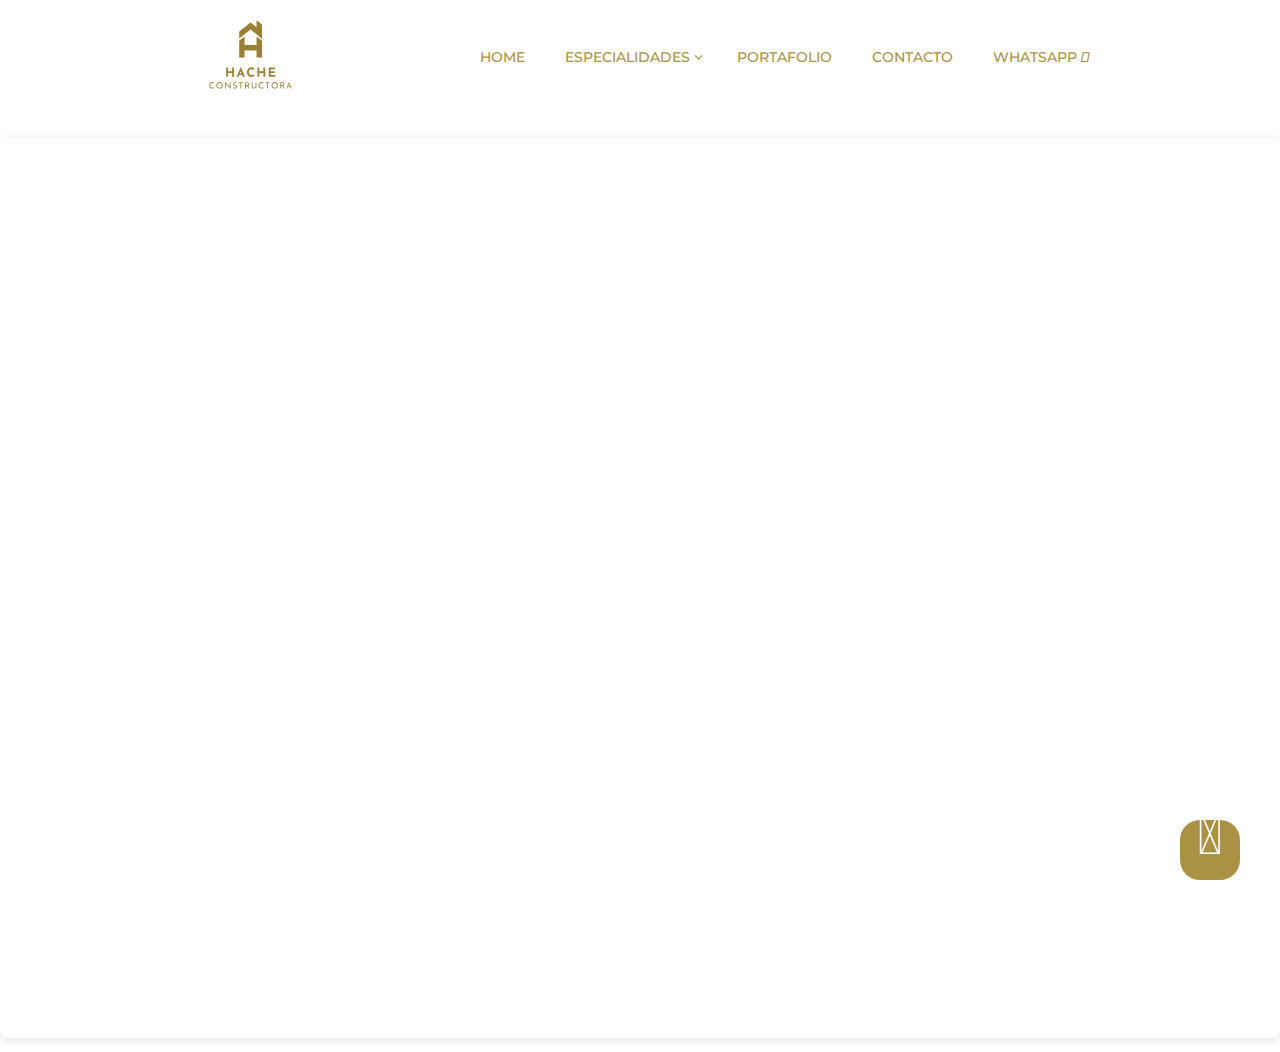
<file: barriosprivados.html>
<html>
<html lang="en">

<head>
    <meta charset="utf-8">
    <meta http-equiv="X-UA-Compatible" content="IE=edge">
    <meta name="viewport" content="width=device-width, initial-scale=1">
    <!-- The above 3 meta tags *must* come first in the head; any other head content must come *after* these tags -->
    <meta name="description" content="Constructora Hache">
    <meta name="keywords" content="constructora construction building build houses casas llave en mano reforma website">
    <title>Constructora Hache | Desarrollos Inmobiliarios</title>
    <!-- Bootstrap -->
    <link href="css/bootstrap.min.css" rel="stylesheet">
    <!-- Google Fonts -->
    <link href="https://fonts.googleapis.com/css?family=Roboto:300,300i,400,400i,500,500i,700,700i%7cMontserrat:300,300i,400,400i,500,500i,600,600i,700,700i" rel="stylesheet">
    <!-- Font Awesome -->
    <link href="css/font-awesome.min.css" rel="stylesheet">
    <!-- Style -->
    <link href="css/style.css" rel="stylesheet">
    <!-- HTML5 shim and Respond.js for IE8 support of HTML5 elements and media queries -->
    <!-- WARNING: Respond.js doesn't work if you view the page via file:// -->
    <!--[if lt IE 9]>
      <script src="https://oss.maxcdn.com/html5shiv/3.7.3/html5shiv.min.js"></script>
      <script src="https://oss.maxcdn.com/respond/1.4.2/respond.min.js"></script>
    <![endif]-->
</head>
<body>
    <!-- <script src="js/scroll.js"></script> -->
    <script src="js/prevent-copy.js"></script>
    <a href="https://wa.me/5491161188760?text=*Contacto%20Web* " class="whatsapp" target="_blank"> <i class="fab fa-whatsapp"></i></a>

    <div class="header">
        <div class="container">
            <div class="row">
                <div class="col-lg-4 col-md-4 col-sm-12 col-xs-12" style="text-align: center;";">
                    <a href="index.html"><img src="images/logo.svg" alt="Logo"></a>
                </div>
                <div class="col-lg-8 col-md-4 col-sm-12 col-xs-12">
                    <div class="navigation">
                        <div id="navigation">
                            <ul>
                                <li class="active"><a href="index.html" title="Home">Home</a></li>
                                <li class="has-sub"><a href="#" title="Especialidades">Especialidades</a>
                                    <ul>
                                        <!-- <li><a href="service-list.html" title="Especialidades Constructivas">Especialidades</a></li> -->
                                        <li><a href="llaveenmano.html" title="Llave en Mano">Llave en Mano</a></li>
                                        <li><a href="ejecucion.html" title="Ejecucion de Obra">Ejecucion de Obra</a></li>
                                        <li><a href="desarrollosinmobiliarios.html" title="Desarrollos Inmobiliarios">Desarrollos Inmobiliarios</a></li>
                                    </ul>
                                </li>
                                                                <li><a href="#" title="Slideshow">PORTAFOLIO</a>
                                    <ul>
                                        <li><a href="barriosprivados.html" title="Barrios Privados">Barrios Privados</a></li>
                                        <li><a href="piscinasyverdes.html" title="Piscinas y Verdes">Piscinas y Verdes</a></li>                                    </ul>
                                </li>
                                <li><a href="contact.html" title="Contact Us">Contacto</a> </li>
                                <li><a href="https://wa.me/5491161188760?text=*Contacto%20Web* " title="WhatsApp" target="_blank" rel="noopener noreferrer">WhatsApp <i class="fab fa-whatsapp" ></i></a> </li>
                            </ul>
                        </div>
                    </div>
                </div>
            </div>
        </div>
    </div>
    <div style="display: flex; justify-content: center; align-items: center; 
    width: 100%; height: 100vh; box-shadow: 0 2px 8px 0 rgba(63,69,81,0.16); 
    margin-top: 1.6em; margin-bottom: 0.9em; overflow: hidden; border-radius: 8px;">
 
    <iframe loading="lazy" style="position: absolute; width: 30%; height: 30%; top: 0; left: 0; border: none; padding: 0;margin: 0; align-self: center;"
      src="https://www.canva.com/design/DAGdgFl2Oac/bkc-A0lPWQGl0-F4nkh_jg/view?embed" allowfullscreen="allowfullscreen" allow="fullscreen">
    </iframe>
  </div>
</html>
</file>
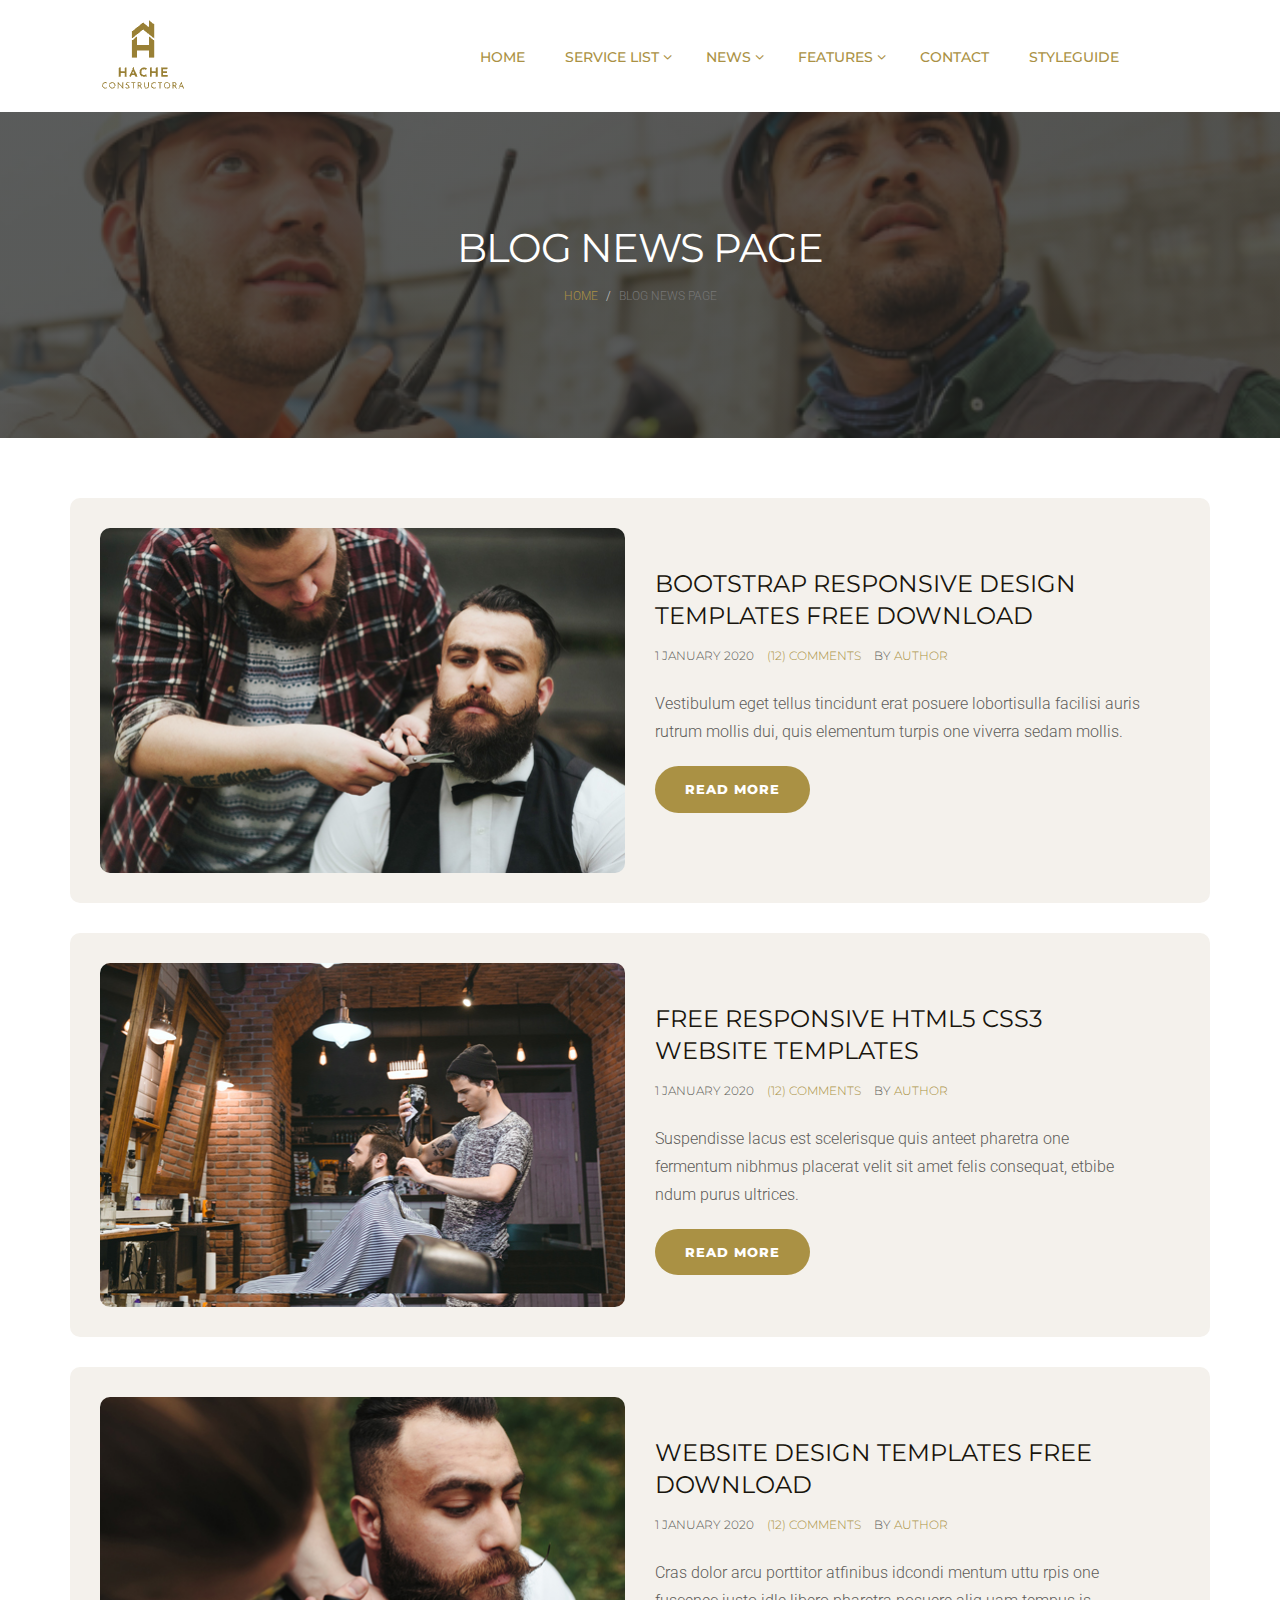
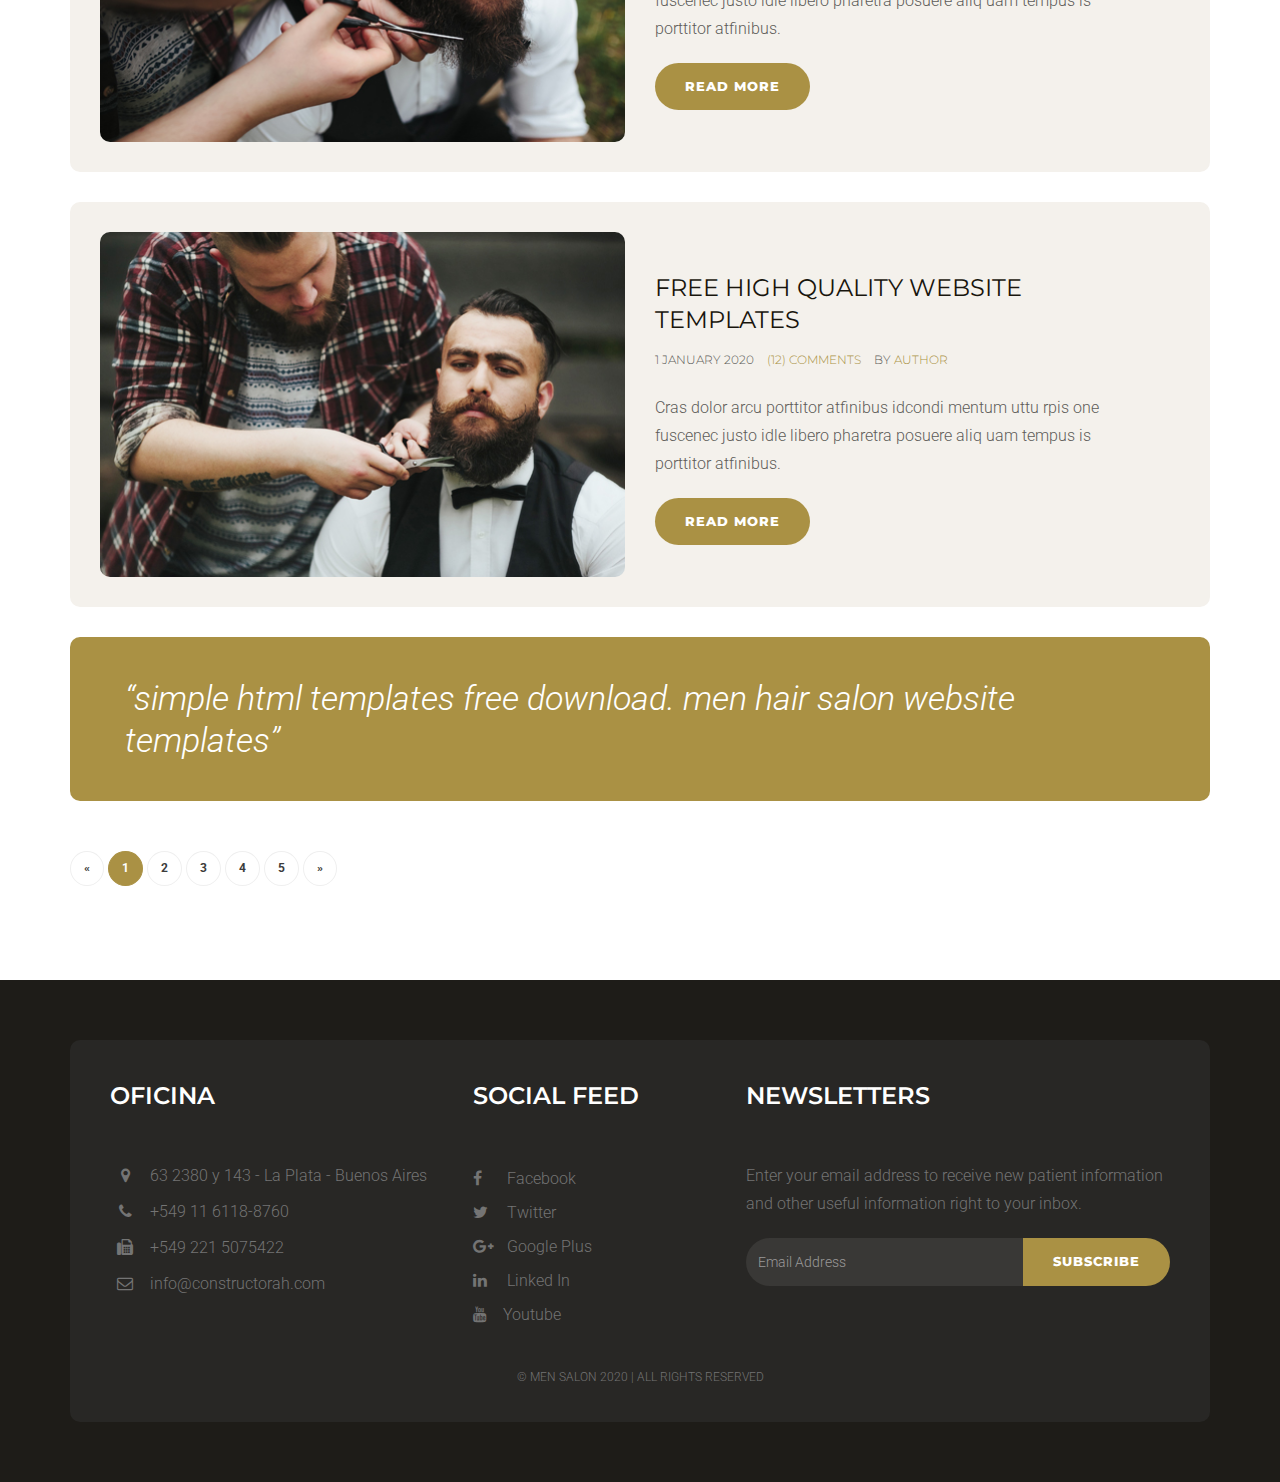
<file: blog-default.html>
<!DOCTYPE html>
<html lang="en">

<head>
    <meta charset="utf-8">
    <meta http-equiv="X-UA-Compatible" content="IE=edge">
    <meta name="viewport" content="width=device-width, initial-scale=1">
    <!-- The above 3 meta tags *must* come first in the head; any other head content must come *after* these tags -->
    <meta name="description" content="Hair salon templates for mens hair cut service provider.">
    <meta name="keywords" content="hair salon website templates free download, html5 template, free responsive website templates, website layout,html5 website templates, template for website design, beauty HTML5 templates, cosmetics website templates free download">
    <title>Men Salon | Hair Salon Website Templates Free Download</title>
    <!-- Bootstrap -->
    <link href="css/bootstrap.min.css" rel="stylesheet">
    <!-- Google Fonts -->
    <link href="https://fonts.googleapis.com/css?family=Roboto:300,300i,400,400i,500,500i,700,700i%7cMontserrat:300,300i,400,400i,500,500i,600,600i,700,700i" rel="stylesheet">
    <!-- Font Awesome -->
    <link href="css/font-awesome.min.css" rel="stylesheet">
    <!-- Style -->
    <link href="css/style.css" rel="stylesheet">
    <!-- HTML5 shim and Respond.js for IE8 support of HTML5 elements and media queries -->
    <!-- WARNING: Respond.js doesn't work if you view the page via file:// -->
    <!--[if lt IE 9]>
      <script src="https://oss.maxcdn.com/html5shiv/3.7.3/html5shiv.min.js"></script>
      <script src="https://oss.maxcdn.com/respond/1.4.2/respond.min.js"></script>
    <![endif]-->
</head>

<body>
    <div class="header">
        <div class="container">
            <div class="row">
                <div class="col-lg-4 col-md-4 col-sm-12 col-xs-12">
                    <a href="index.html"><img src="images/logo.png" alt=""></a>
                </div>
                <div class="col-lg-8 col-md-4 col-sm-12 col-xs-12">
                    <div class="navigation">
                        <div id="navigation">
                            <ul>
                                <li class="active"><a href="index.html" title="Home">Home</a></li>
                                <li class="has-sub"><a href="service-list.html" title="Service List">Service List</a>
                                    <ul>
                                        <li><a href="service-list.html" title="Service List">Service List</a></li>
                                        <li><a href="service-detail.html" title="Service Detail">Service Detail</a></li>
                                    </ul>
                                </li>
                                <li class="has-sub"><a href="blog-default.html" title="Blog ">News</a>
                                    <ul>
                                        <li><a href="blog-default.html" title="Blog">Blog Default</a></li>
                                        <li><a href="blog-single.html" title="Blog Single ">Blog Single</a></li>
                                    </ul>
                                </li>
                                <li><a href="#" title="Features">Features</a>
                                    <ul>
                                        <li><a href="testimonial.html" title="Service List">Testimonial</a></li>
                                        <li><a href="styleguide.html" title="Service Detail">Style Guide</a></li>
                                    </ul>
                                </li>
                                <li><a href="contact.html" title="Contact Us">Contact</a> </li>
                                <li><a href="styleguide.html" title="Styleguide">styleguide</a> </li>
                            </ul>
                        </div>
                    </div>
                </div>
            </div>
        </div>
    </div>
    <div class="page-header">
        <div class="container">
            <div class="row">
                <div class="col-lg-12 col-md-12 col-sm-12 col-xs-12">
                    <div class="page-caption">
                        <h2 class="page-title">Blog News Page</h2>
                        <div class="page-breadcrumb">
                            <ol class="breadcrumb">
                                <li><a href="index.html">Home</a></li>
                                <li class="active">Blog News Page</li>
                            </ol>
                        </div>
                    </div>
                </div>
            </div>
        </div>
    </div>
    <div class="content">
        <div class="container">
            <div class="row">
                <div class="col-lg-12 col-md-12 col-sm-12 col-xs-12">
                    <div class="post-block">
                        <div class="row ">
                            <!-- post block -->
                            <div class="col-md-6">
                                <div class="post-img">
                                    <a href="#"><img src="images/post-img.jpg" alt="" class="img-responsive"></a>
                                </div>
                            </div>
                            <div class="col-md-6">
                                <div class="post-content">
                                    <h2><a href="#" class="title" target="_blank">bootstrap responsive design  templates free download</a></h2>
                                    <p class="meta"> <span class="meta-date"> 1 January 2020</span> <span class="meta-comment"><a href="# ">(12) Comments</a></span> <span class="meta-author">By <a href="#">Author</a></span></p>
                                    <p>Vestibulum eget tellus tincidunt erat posuere lobortisulla facilisi auris rutrum mollis dui, quis elementum turpis one viverra sedam mollis.</p>
                                    <a href="#" class="btn btn-default">Read More</a> </div>
                            </div>
                        </div>
                        <!-- /.post block -->
                    </div>
                </div>
                <div class="col-lg-12 col-md-12 col-sm-12 col-xs-12">
                    <div class="post-block">
                        <div class="row ">
                            <!-- post block -->
                            <div class="col-md-6">
                                <div class="post-img">
                                    <a href="#"><img src="images/post-img-1.jpg" alt="" class="img-responsive"></a>
                                </div>
                            </div>
                            <div class="col-md-6">
                                <div class="post-content">
                                    <h2><a href="#" class="title" target="_blank"> Free Responsive HTML5 CSS3 Website Templates</a></h2>
                                    <p class="meta"> <span class="meta-date"> 1 January 2020</span> <span class="meta-comment"><a href="# ">(12) Comments</a></span> <span class="meta-author">By <a href="#">Author</a></span></p>
                                    <p>Suspendisse lacus est scelerisque quis anteet pharetra one fermentum nibhmus placerat velit sit amet felis consequat, etbibe ndum purus ultrices.</p>
                                    <a href="#" class="btn btn-default">Read More</a> </div>
                            </div>
                        </div>
                        <!-- /.post block -->
                    </div>
                </div>
                <div class="col-lg-12 col-md-12 col-sm-12 col-xs-12">
                    <div class="post-block">
                        <div class="row ">
                            <!-- post block -->
                            <div class="col-md-6">
                                <div class="post-img">
                                    <a href="#"><img src="images/post-img-2.jpg" alt="" class="img-responsive"></a>
                                </div>
                            </div>
                            <div class="col-md-6">
                                <div class="post-content">
                                    <h2><a href="#" class="title" target="_blank"> website design templates free download</a></h2>
                                    <p class="meta"> <span class="meta-date"> 1 January 2020</span> <span class="meta-comment"><a href="# ">(12) Comments</a></span> <span class="meta-author">By <a href="#">Author</a></span></p>
                                    <p>Cras dolor arcu porttitor atfinibus idcondi mentum uttu rpis one fuscenec justo idle libero pharetra posuere aliq uam tempus is porttitor atfinibus.</p>
                                    <a href="#" class="btn btn-default">Read More</a> </div>
                            </div>
                        </div>
                        <!-- /.post block -->
                    </div>
                </div>
                <div class="col-lg-12 col-md-12 col-sm-12 col-xs-12">
                    <div class="post-block">
                        <div class="row ">
                            <!-- post block -->
                            <div class="col-md-6">
                                <div class="post-img">
                                    <a href="#"><img src="images/post-img.jpg" alt="" class="img-responsive"></a>
                                </div>
                            </div>
                            <div class="col-md-6">
                                <div class="post-content">
                                    <h2><a href="#" class="title" target="_blank"> Free High Quality Website Templates</a></h2>
                                    <p class="meta"> <span class="meta-date"> 1 January 2020</span> <span class="meta-comment"><a href="# ">(12) Comments</a></span> <span class="meta-author">By <a href="#">Author</a></span></p>
                                    <p>Cras dolor arcu porttitor atfinibus idcondi mentum uttu rpis one fuscenec justo idle libero pharetra posuere aliq uam tempus is porttitor atfinibus.</p>
                                    <a href="#" class="btn btn-default">Read More</a> </div>
                            </div>
                        </div>
                        <!-- /.post block -->
                    </div>
                </div>
                <div class="col-lg-12 col-md-12 col-sm-12 col-xs-12">
                    <div class="post-block post-quote">
                        <div class="row ">
                            <!-- post block -->
                            <div class="col-md-12">
                                <div class="quote-content">
                                    <blockquote>“simple html templates free download. men hair salon website templates”</blockquote>
                                </div>
                            </div>
                            <!-- /.post block -->
                        </div>
                    </div>
                </div>
                <div class="col-lg-12 col-md-12 col-sm-12 col-xs-12">
                    <div class="st-pagination">
                        <ul class="pagination">
                            <li>
                                <a href="#" aria-label="Previous">
                                    <span aria-hidden="true">&laquo;</span>
                                </a>
                            </li>
                            <li class="active"><a href="#">1</a></li>
                            <li><a href="#">2</a></li>
                            <li><a href="#">3</a></li>
                            <li><a href="#">4</a></li>
                            <li><a href="#">5</a></li>
                            <li>
                                <a href="#" aria-label="Next">
                                    <span aria-hidden="true">&raquo;</span>
                                </a>
                            </li>
                        </ul>
                    </div>
                </div>
            </div>
        </div>
    </div>
   <div class="footer">
        <!-- footer-->
        <div class="container">
            <div class="footer-block">
                <!-- footer block -->
                <div class="row">
                    <div class="col-lg-4 col-md-4 col-sm-6 col-xs-12">
                        <div class="footer-widget">
                            <h2 class="widget-title">Oficina</h2>
                            <ul class="listnone contact">
                                <li><i class="fa fa-map-marker"></i> 63 2380 y 143 - La Plata - Buenos Aires </li>
                                <li><i class="fa fa-phone"></i> +549 11 6118-8760</li>
                                <li><i class="fa fa-fax"></i> +549 221 5075422</li>
                                <li><i class="fa fa-envelope-o"></i> info@constructorah.com</li>
                            </ul>
                        </div>
                    </div>
                    <div class="col-lg-3 col-md-3 col-sm-6 col-xs-12">
                        <div class="footer-widget footer-social">
                            <!-- social block -->
                            <h2 class="widget-title">Social Feed</h2>
                            <ul class="listnone">
                                <li>
                                    <a href="#"> <i class="fa fa-facebook"></i> Facebook </a>
                                </li>
                                <li><a href="#"><i class="fa fa-twitter"></i> Twitter</a></li>
                                <li><a href="#"><i class="fa fa-google-plus"></i> Google Plus</a></li>
                                <li><a href="#"><i class="fa fa-linkedin"></i> Linked In</a></li>
                                <li>
                                    <a href="#"> <i class="fa fa-youtube"></i>Youtube</a>
                                </li>
                            </ul>
                        </div>
                        <!-- /.social block -->
                    </div>
                    <div class="col-lg-5 col-md-5 col-sm-12 col-xs-12">
                        <div class="footer-widget widget-newsletter">
                            <!-- newsletter block -->
                            <h2 class="widget-title">Newsletters</h2>
                            <p>Enter your email address to receive new patient information and other useful information right to your inbox.</p>
                            <div class="input-group">
                                <input type="text" class="form-control" placeholder="Email Address">
                                <span class="input-group-btn">
                            <button class="btn btn-default" type="button">Subscribe</button>
                            </span>
                            </div>
                            <!-- /input-group -->
                        </div>
                        <!-- newsletter block -->
                    </div>
                </div>
                <div class="tiny-footer">
                    <!-- tiny footer block -->
                    <div class="row">
                        <div class="col-lg-12 col-md-12 col-sm-12 col-xs-12">
                            <div class="copyright-content">
                                <p>© Men Salon 2020 | all rights reserved</p>
                            </div>
                        </div>
                    </div>
                </div>
                <!-- /.tiny footer block -->
            </div>
            <!-- /.footer block -->
        </div>
    </div>
    <!-- /.footer-->
    <!-- jQuery (necessary for Bootstrap's JavaScript plugins) -->
    <script src="js/jquery.min.js"></script>
    <!-- Include all compiled plugins (below), or include individual files as needed -->
    <script src="js/bootstrap.min.js"></script>
    <script src="js/menumaker.js"></script>
    <script src="js/jquery.sticky.js"></script>
    <script src="js/sticky-header.js"></script>
</body>

</html>
</file>
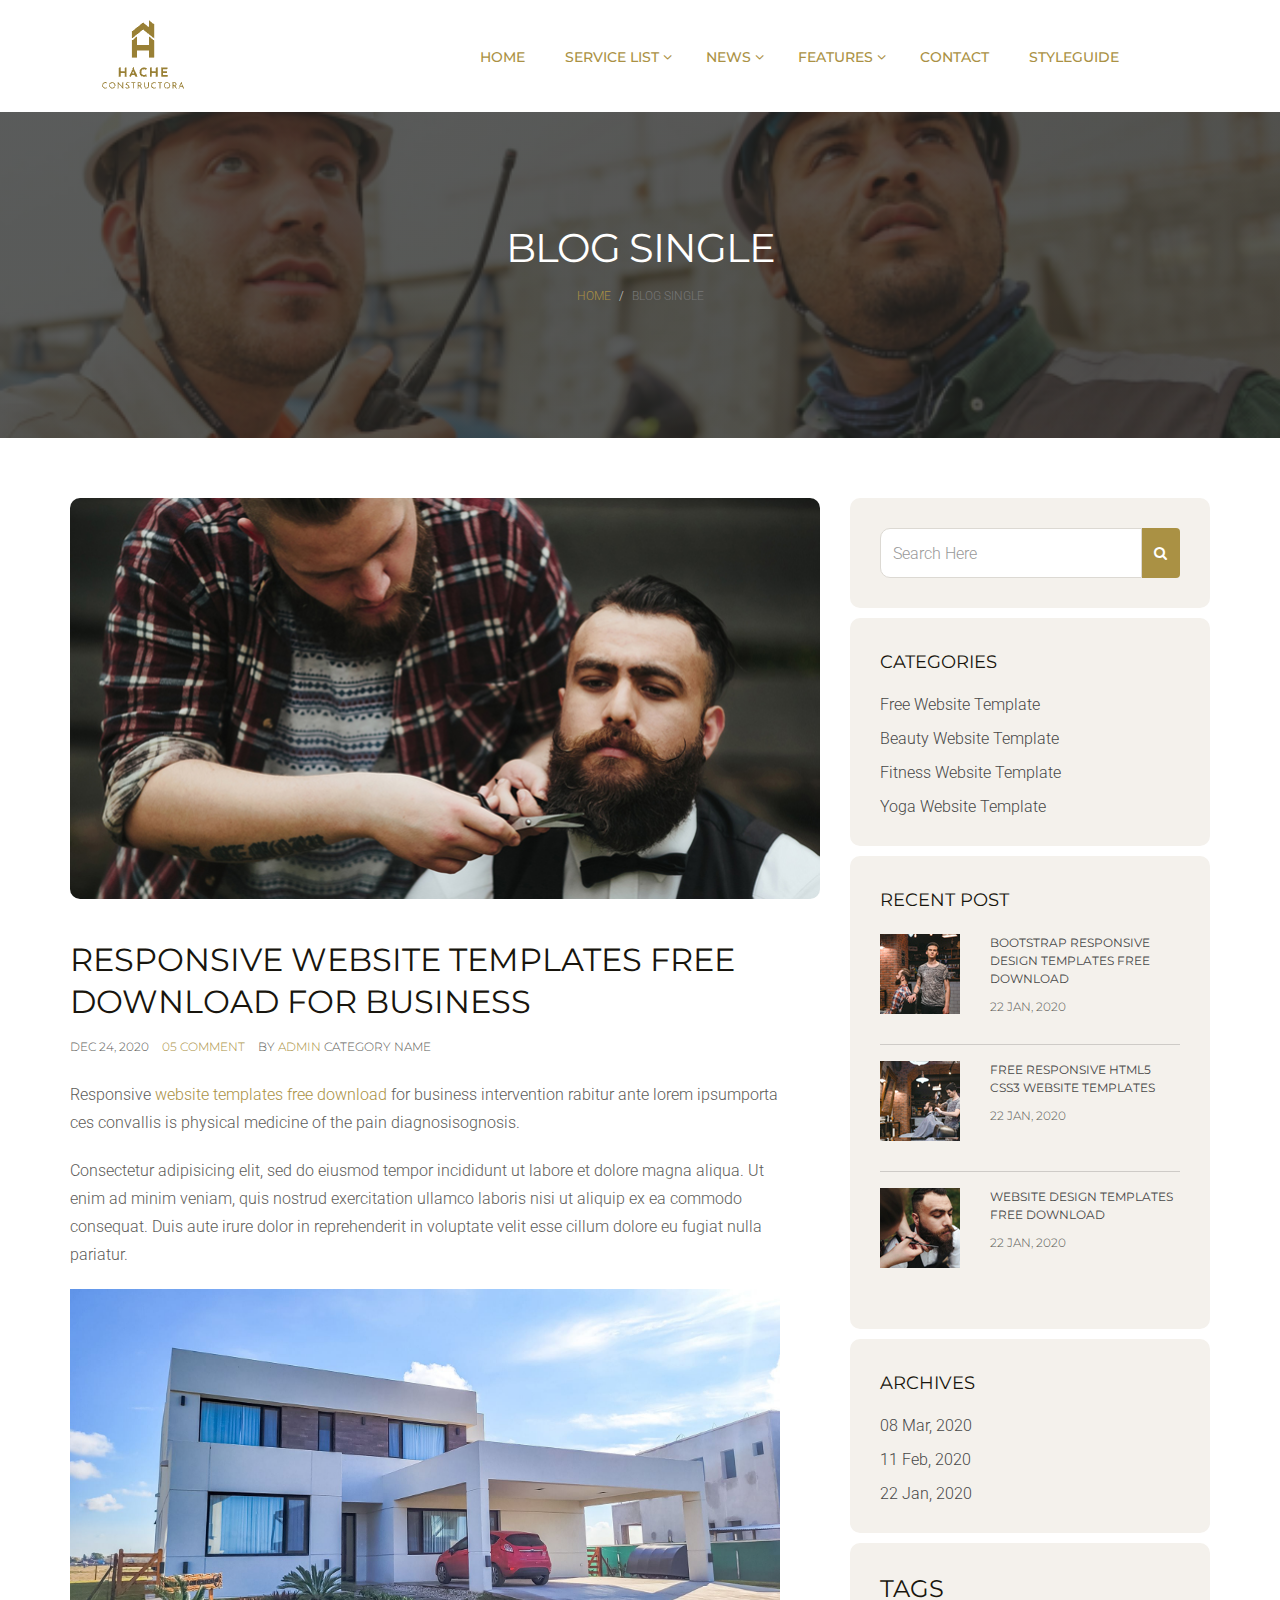
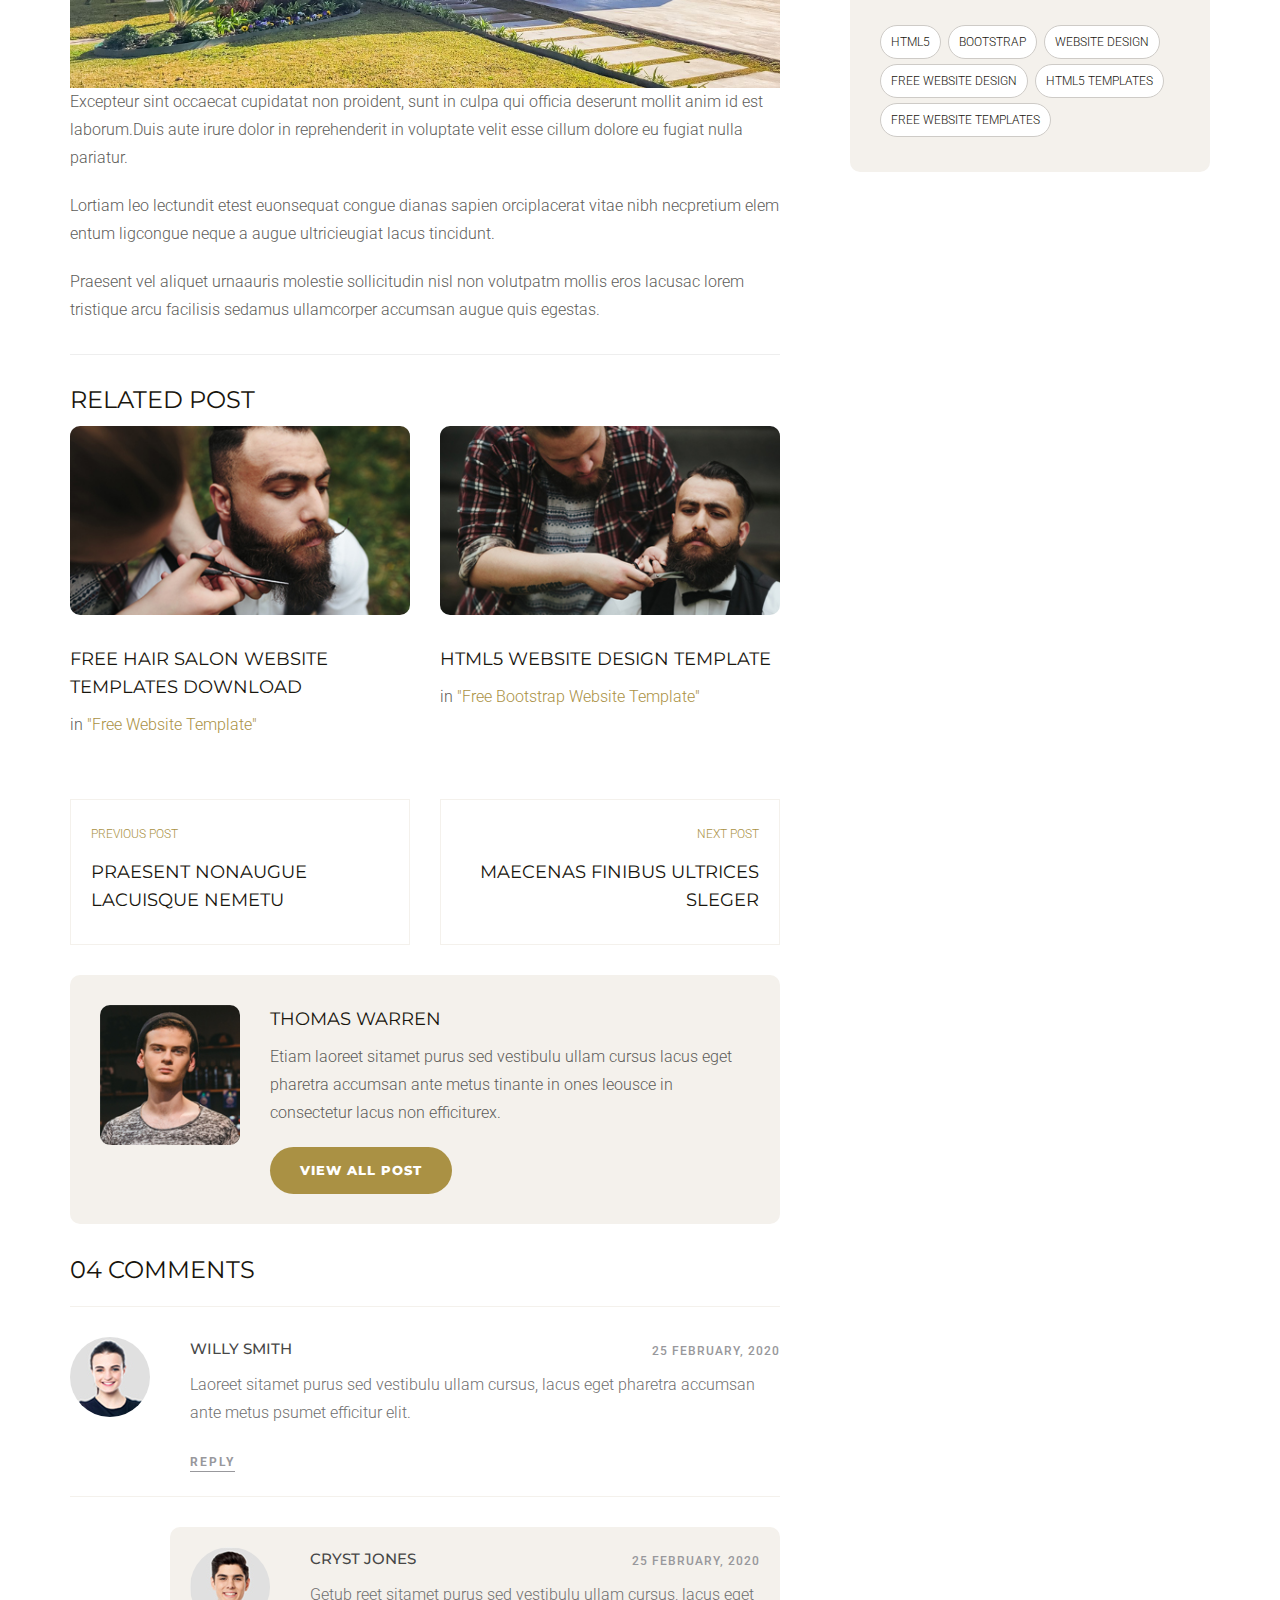
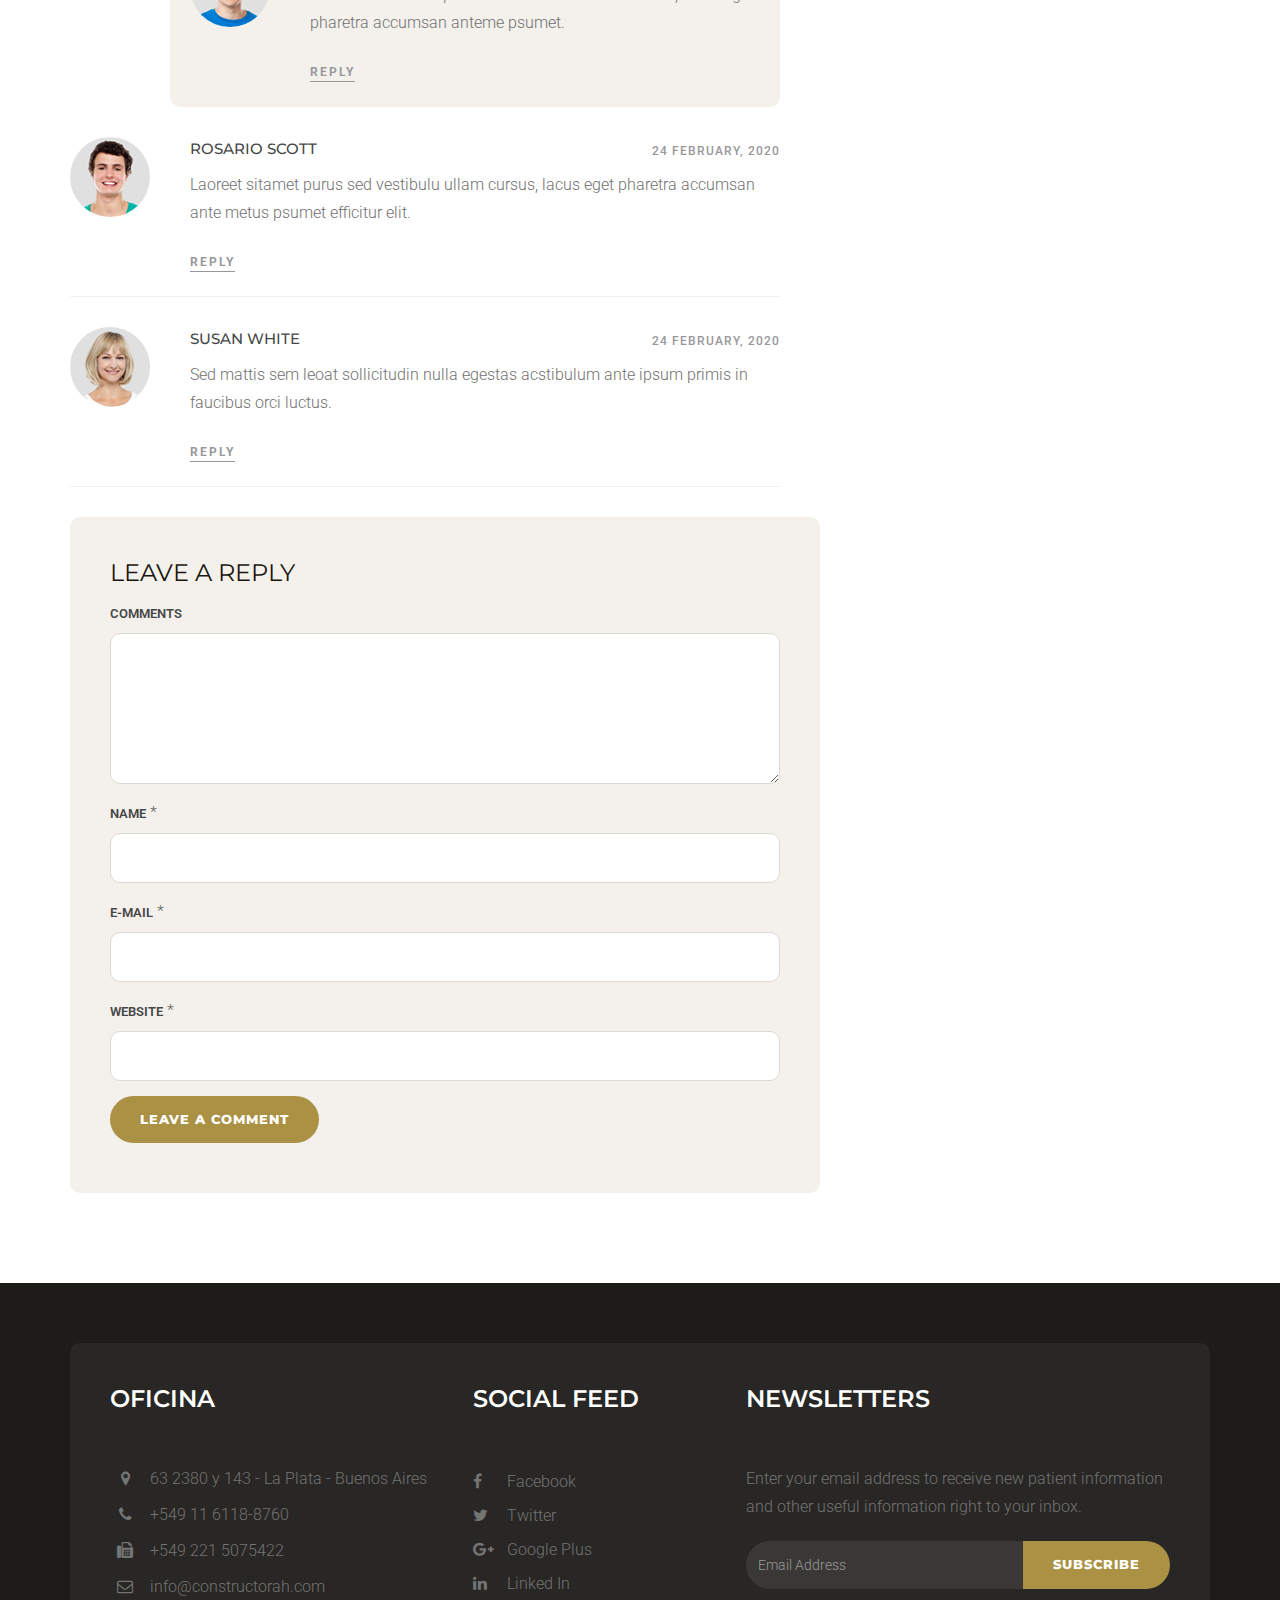
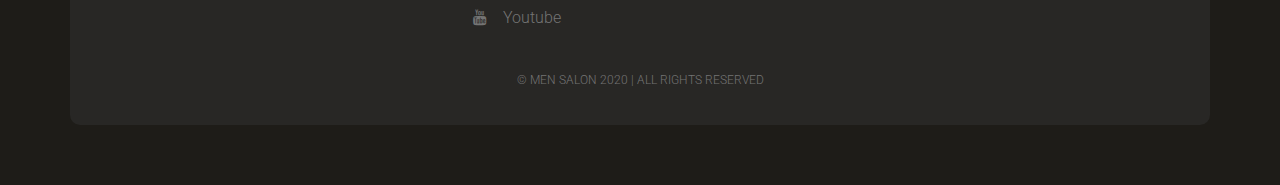
<file: blog-single.html>
<!DOCTYPE html>
<html lang="en">

<head>
    <meta charset="utf-8">
    <meta http-equiv="X-UA-Compatible" content="IE=edge">
    <meta name="viewport" content="width=device-width, initial-scale=1">
    <!-- The above 3 meta tags *must* come first in the head; any other head content must come *after* these tags -->
    <meta name="description" content="Hair salon templates for mens hair cut service provider.">
    <meta name="keywords" content="hair salon website templates free download, html5 template, free responsive website templates, website layout,html5 website templates, template for website design, beauty HTML5 templates, cosmetics website templates free download">
    <title>Men Salon | Hair Salon Website Templates Free Download</title>
    <!-- Bootstrap -->
    <link href="css/bootstrap.min.css" rel="stylesheet">
    <!-- Google Fonts -->
    <link href="https://fonts.googleapis.com/css?family=Roboto:300,300i,400,400i,500,500i,700,700i%7cMontserrat:300,300i,400,400i,500,500i,600,600i,700,700i" rel="stylesheet">
    <!-- Font Awesome -->
    <link href="css/font-awesome.min.css" rel="stylesheet">
    <!-- Style -->
    <link href="css/style.css" rel="stylesheet">
    <!-- HTML5 shim and Respond.js for IE8 support of HTML5 elements and media queries -->
    <!-- WARNING: Respond.js doesn't work if you view the page via file:// -->
    <!--[if lt IE 9]>
      <script src="https://oss.maxcdn.com/html5shiv/3.7.3/html5shiv.min.js"></script>
      <script src="https://oss.maxcdn.com/respond/1.4.2/respond.min.js"></script>
    <![endif]-->
</head>

<body>
    <div class="header">
        <div class="container">
            <div class="row">
                <div class="col-lg-4 col-md-4 col-sm-12 col-xs-12">
                    <a href="index.html"><img src="images/logo.png" alt=""></a>
                </div>
                <div class="col-lg-8 col-md-4 col-sm-12 col-xs-12">
                    <div class="navigation">
                        <div id="navigation">
                            <ul>
                                <li class="active"><a href="index.html" title="Home">Home</a></li>
                                <li class="has-sub"><a href="service-list.html" title="Service List">Service List</a>
                                    <ul>
                                        <li><a href="service-list.html" title="Service List">Service List</a></li>
                                        <li><a href="service-detail.html" title="Service Detail">Service Detail</a></li>
                                    </ul>
                                </li>
                                <li class="has-sub"><a href="blog-default.html" title="Blog ">News</a>
                                    <ul>
                                        <li><a href="blog-default.html" title="Blog">Blog Default</a></li>
                                        <li><a href="blog-single.html" title="Blog Single ">Blog Single</a></li>
                                    </ul>
                                </li>
                                <li><a href="#" title="Features">Features</a>
                                    <ul>
                                        <li><a href="testimonial.html" title="Service List">Testimonial</a></li>
                                        <li><a href="styleguide.html" title="Service Detail">Style Guide</a></li>
                                    </ul>
                                </li>
                                <li><a href="contact.html" title="Contact Us">Contact</a> </li>
                                <li><a href="styleguide.html" title="Styleguide">styleguide</a> </li>
                            </ul>
                        </div>
                    </div>
                </div>
            </div>
        </div>
    </div>
    <div class="page-header">
        <div class="container">
            <div class="row">
                <div class="col-lg-12 col-md-12 col-sm-12 col-xs-12">
                    <div class="page-caption">
                        <h2 class="page-title">Blog Single</h2>
                        <div class="page-breadcrumb">
                            <ol class="breadcrumb">
                                <li><a href="index.html">Home</a></li>
                                <li class="active">Blog Single</li>
                            </ol>
                        </div>
                    </div>
                </div>
            </div>
        </div>
    </div>
    <div class="content">
        <div class="container">
            <div class="row">
                <div class="col-lg-8 col-md-8 col-sm-12 col-xs-12">
                    <div class="row">
                        <div class="col-lg-12 col-md-12 col-sm-12 col-xs-12">
                            <div class="post-holder">
                                <!-- post holder -->
                                <div class="post-img"><img src="images/post-img-large-1.jpg" alt="Free Therapy Website Template" class="img-responsive">
                                </div>
                                <div class="post-content">
                                    <!-- post content -->
                                    <div class="post-header">
                                        <h1>responsive website templates free download for business</h1>
                                        <div class="meta">
                                            <!-- post meta -->
                                            <span class="meta-date">Dec 24, 2020 </span>
                                            <span class="meta-comment"> <a href="#" class="meta-link">05 Comment </a></span>
                                            <span class="meta-user">by <a href="#"> Admin </a></span>
                                            <span class="meta-cat"> Category name </span>
                                        </div>
                                    </div>
                                    <p>Responsive <a href="https://easetemplate.com/downloads/category/free-website-template/">website templates free download</a> for business intervention rabitur ante lorem ipsumporta ces convallis is physical medicine of the pain diagnosisognosis.</p>
                                    <p> Consectetur adipisicing elit, sed do eiusmod tempor incididunt ut labore et dolore magna aliqua. Ut enim ad minim veniam, quis nostrud exercitation ullamco laboris nisi ut aliquip ex ea commodo consequat. Duis aute irure dolor in reprehenderit in voluptate velit esse cillum dolore eu fugiat nulla pariatur. </p>
                                    <img src="images/left-image.jpg" class="alignleft img-responsive" alt="">
                                    <p>Excepteur sint occaecat cupidatat non proident, sunt in culpa qui officia deserunt mollit anim id est laborum.Duis aute irure dolor in reprehenderit in voluptate velit esse cillum dolore eu fugiat nulla pariatur.</p>
                                    <p>Lortiam leo lectundit etest euonsequat congue dianas sapien orciplacerat vitae nibh necpretium elem entum ligcongue neque a augue ultricieugiat lacus tincidunt. </p>
                                    <p>Praesent vel aliquet urnaauris molestie sollicitudin nisl non volutpatm mollis eros lacusac lorem tristique arcu facilisis sedamus ullamcorper accumsan augue quis egestas.</p>
                                    <div class="related-post-block">
                                        <!-- related post block -->
                                        <div class="row">
                                            <div class="col-lg-12 col-sm-12 col-md-12 col-sm-12">
                                                <h2 class="related-post-title">Related Post</h2>
                                            </div>
                                        </div>
                                        <div class="row">
                                            <div class="col-lg-6 col-sm-6 col-md-6 col-xs-12">
                                                <div class="related-post">
                                                    <!-- related post -->
                                                    <div class="related-post-img">
                                                        <a href="#"><img src="images/related-post.jpg" alt="" class="img-responsive"></a>
                                                    </div>
                                                    <div class="related-post-content">
                                                        <h3 class="related-title"><a href="#" class="title">Free Hair Salon Website Templates Download</a></h3>
                                                        <div class="post-meta"><span class="meta-cat">in <a href="#" class="">"Free Website Template"</a> </span></div>
                                                    </div>
                                                </div>
                                                <!-- /.related post -->
                                            </div>
                                            <div class="col-lg-6 col-sm-6 col-md-6 col-xs-12">
                                                <div class="related-post">
                                                    <!-- related post -->
                                                    <div class="related-post-img">
                                                        <a href="#"><img src="images/related-post-1.jpg" alt="" class="img-responsive"></a>
                                                    </div>
                                                    <div class="related-post-content">
                                                        <h3 class="related-title"><a href="#" class="title">HTML5 Website Design Template</a></h3>
                                                        <div class="post-meta"><span class="meta-cat">in <a href="#" class="">"Free Bootstrap Website Template"</a> </span></div>
                                                    </div>
                                                </div>
                                                <!-- /.related post -->
                                            </div>
                                        </div>
                                    </div>
                                    <!-- /.related post block -->
                                    <div class="post-navigation">
                                        <!-- post navigation -->
                                        <div class="row">
                                            <div class="nav-links">
                                                <div class="col-md-6 col-sm-6">
                                                    <div class="nav-previous">
                                                        <!-- nav previous -->
                                                        <a href="#" class="prev-link">previous post</a>
                                                        <div class="prev-post">
                                                            <h3><a href="#" class="title">Praesent Nonaugue Lacuisque Nemetu</a></h3>
                                                        </div>
                                                    </div>
                                                    <!-- /. nav previous -->
                                                </div>
                                                <div class="col-md-6 col-sm-6">
                                                    <div class="nav-next text-right">
                                                        <!-- nav next -->
                                                        <a href="#" class="next-link">next post</a>
                                                        <div class="next-post">
                                                            <h3><a href="#" class="title">Maecenas Finibus Ultrices Sleger</a></h3>
                                                        </div>
                                                    </div>
                                                    <!-- /.nav previous -->
                                                </div>
                                            </div>
                                        </div>
                                    </div>
                                    <!-- /. post navigation -->
                                    <div class="author-post">
                                        <!-- Post author -->
                                        <div class="row">
                                            <div class="col-lg-3 col-md-3 col-sm-3 col-xs-12">
                                                <div class="author-img">
                                                    <a href="#"><img src="images/author.jpg" class="img-responsive" alt=""></a>
                                                </div>
                                            </div>
                                            <div class="col-lg-9 col-md-9 col-sm-9 col-xs-12">
                                                <div class="author-bio">
                                                    <div class="author-header">
                                                        <h3><a href="#" class="title">Thomas Warren</a></h3>
                                                    </div>
                                                    <div class="author-content">
                                                        <p>Etiam laoreet sitamet purus sed vestibulu ullam cursus lacus eget pharetra accumsan ante metus tinante in ones leousce in consectetur lacus non efficiturex.</p>
                                                        <a href="#" class="btn btn-default">View All Post</a> </div>
                                                </div>
                                            </div>
                                        </div>
                                    </div>
                                    <!-- /.post author -->
                                    <div class="comments-area">
                                        <h2 class="comments-title">04 Comments</h2>
                                        <ul class="comment-list">
                                            <li class="comment">
                                                <div class="comment-body">
                                                    <div class="comment-author"><img src="images/user-pic-1.jpg" alt="" class="img-circle"> </div>
                                                    <div class="comment-info">
                                                        <div class="comment-header">
                                                            <div class="comment-meta"><span class="comment-meta-date pull-right">25 February, 2020 </span></div>
                                                            <h4 class="user-title">Willy Smith</h4>
                                                        </div>
                                                        <div class="comment-content">
                                                            <p>Laoreet sitamet purus sed vestibulu ullam cursus, lacus eget pharetra accumsan ante metus psumet efficitur elit.</p>
                                                        </div>
                                                        <div class="reply"><a href="#" class="btn-link">Reply</a></div>
                                                    </div>
                                                </div>
                                                <ul class="childern">
                                                    <li class="comment">
                                                        <div class="comment-body">
                                                            <div class="">
                                                                <div class="comment-author"><img src="images/user-pic-2.jpg" alt="" class="img-circle"> </div>
                                                                <div class="comment-info">
                                                                    <div class="comment-header">
                                                                        <div class="comment-meta"><span class="comment-meta-date pull-right">25 February, 2020 </span></div>
                                                                        <h4 class="user-title">Cryst Jones</h4>
                                                                    </div>
                                                                    <div class="comment-content">
                                                                        <p>Getub reet sitamet purus sed vestibulu ullam cursus, lacus eget pharetra accumsan anteme psumet.</p>
                                                                    </div>
                                                                    <div class="reply"><a href="#" class="btn-link">Reply</a></div>
                                                                </div>
                                                            </div>
                                                        </div>
                                                    </li>
                                                </ul>
                                            </li>
                                        </ul>
                                        <ul class="comment-list">
                                            <li class="comment">
                                                <div class="comment-body">
                                                    <div class="">
                                                        <div class="comment-author"><img src="images/user-pic-3.jpg" alt="" class="img-circle"> </div>
                                                        <div class="comment-info">
                                                            <div class="comment-header">
                                                                <div class="comment-meta"><span class="comment-meta-date pull-right">24 February, 2020 </span></div>
                                                                <h4 class="user-title">Rosario Scott</h4>
                                                            </div>
                                                            <div class="comment-content">
                                                                <p>Laoreet sitamet purus sed vestibulu ullam cursus, lacus eget pharetra accumsan ante metus psumet efficitur elit.</p>
                                                            </div>
                                                            <div class="reply"><a href="#" class="btn-link">Reply</a></div>
                                                        </div>
                                                    </div>
                                                </div>
                                            </li>
                                        </ul>
                                        <ul class="comment-list">
                                            <li class="comment">
                                                <div class="comment-body">
                                                    <div class="">
                                                        <div class="comment-author"><img src="images/user-pic-4.jpg" alt="" class="img-circle"> </div>
                                                        <div class="comment-info">
                                                            <div class="comment-header">
                                                                <div class="comment-meta"><span class="comment-meta-date pull-right">24 February, 2020 </span></div>
                                                                <h4 class="user-title mb10">Susan White</h4>
                                                            </div>
                                                            <div class="comment-content">
                                                                <p>Sed mattis sem leoat sollicitudin nulla egestas acstibulum ante ipsum primis in faucibus orci luctus.</p>
                                                            </div>
                                                            <div class="reply"><a href="#" class="btn-link">Reply</a></div>
                                                        </div>
                                                    </div>
                                                </div>
                                            </li>
                                        </ul>
                                    </div>
                                </div>
                                <div class="leave-comments">
                                    <h2 class="reply-title">Leave a Reply</h2>
                                    <form class="reply-form">
                                        <div class="row">
                                            <!-- Textarea -->
                                            <div class="form-group">
                                                <div class="col-md-12">
                                                    <label class="control-label" for="textarea">Comments</label>
                                                    <textarea class="form-control" id="textarea" name="textarea" rows="6"></textarea>
                                                </div>
                                            </div>
                                            <div class="col-md-12">
                                                <!-- Text input-->
                                                <div class="form-group">
                                                    <label class="control-label" for="name">Name</label>
                                                    <span class="required">*</span>
                                                    <input id="name" name="name" type="text" class="form-control" required="">
                                                </div>
                                            </div>
                                            <!-- Text input-->
                                            <div class="col-md-12">
                                                <div class="form-group">
                                                    <label class="control-label" for="email">E-mail</label>
                                                    <span class="required">*</span>
                                                    <input id="email" name="email" type="email" class="form-control" required="">
                                                </div>
                                            </div>
                                            <!-- Text input-->
                                            <div class="col-md-12">
                                                <div class="form-group">
                                                    <label class="control-label" for="Website">Website</label>
                                                    <span class="required">*</span>
                                                    <input id="Website" name="Website" type="text" class="form-control" required="">
                                                </div>
                                            </div>
                                            <div class="col-md-12">
                                                <!-- Button -->
                                                <div class="form-group">
                                                    <button id="singlebutton" name="singlebutton" class="btn btn-default">Leave A Comment</button>
                                                </div>
                                            </div>
                                        </div>
                                    </form>
                                </div>
                            </div>
                        </div>
                    </div>
                </div>
                <div class="col-lg-4 col-md-4 col-sm-12 col-xs-12">
                    <div class="widget widget-search">
                        <!-- widget search -->
                        <form>
                            <div class="input-group">
                                <input type="text" class="form-control" placeholder="Search Here" aria-describedby="basic-addon2">
                                <span class="input-group-addon" id="basic-addon2">
                                <i class="fa fa-search"></i></span>
                            </div>
                            <!-- /input-group -->
                        </form>
                    </div>
                    <!-- /.widget search -->
                    <div class="widget widget-categories">
                        <!-- widget categories -->
                        <!-- widget start -->
                        <h3 class="widget-title"> Categories </h3>
                        <ul class="listnone">
                            <li><a href="https://easetemplate.com/downloads/category/free-website-template/">Free Website Template</a></li>
                            <li><a href="https://easetemplate.com/downloads/beauty-salon-websites-templates-free-download/">Beauty Website Template</a></li>
                            <li><a href="https://easetemplate.com/downloads/fitness-gym-website-template-free-download/">Fitness Website Template</a></li>
                            <li><a href="https://easetemplate.com/downloads/yoga-studio-yoga-website-template-free/">Yoga Website Template</a></li>
                        </ul>
                    </div>
                    <!-- /.widget categories -->
                    <!-- widget start -->
                    <div class="widget widget-recent-post">
                        <!-- widget recent post -->
                        <h3 class="widget-title"> Recent Post </h3>
                        <ul class="listnone widget-recent-post">
                            <li>
                                <div class="row">
                                    <div class="col-lg-4 col-md-4 col-sm-4 col-xs-12">
                                        <div class="recent-post-img">
                                            <a href="#"><img src="images/recent-post-img.jpg" alt=""></a>
                                        </div>
                                    </div>
                                    <div class="col-lg-8 col-md-8 col-sm-8 col-xs-12">
                                        <div class="recent-post-content">
                                            <h4 class="recent-title"><a href="#" class="title">bootstrap responsive design templates free download</a></h4>
                                            <div class="meta"><span class="meta-date">22 Jan, 2020</span>
                                            </div>
                                        </div>
                                    </div>
                                </div>
                            </li>
                            <li>
                                <div class="row">
                                     <div class="col-lg-4 col-md-4 col-sm-4 col-xs-12">
                                        <div class="recent-post-img">
                                            <a href="#"><img src="images/recent-post-img-1.jpg" alt=""></a>
                                        </div>
                                    </div>
                                     <div class="col-lg-8 col-md-8 col-sm-8 col-xs-12">
                                        <div class="recent-post-content">
                                            <h4 class="recent-title"><a href="#" class="title">Free Responsive HTML5 CSS3 Website Templates</a></h4>
                                            <div class="meta"><span class="meta-date">22 Jan, 2020</span>
                                            </div>
                                        </div>
                                    </div>
                                </div>
                            </li>
                            <li>
                                <div class="row">
                                    <div class="col-lg-4 col-md-4 col-sm-4 col-xs-12">
                                        <div class="recent-post-img">
                                            <a href="#"><img src="images/recent-post-img-2.jpg" alt=""></a>
                                        </div>
                                    </div>
                                     <div class="col-lg-8 col-md-8 col-sm-8 col-xs-12">
                                        <div class="recent-post-content">
                                            <h4 class="recent-title"><a href="#" class="title">website design templates free download</a></h4>
                                            <div class="meta"><span class="meta-date">22 Jan, 2020</span>
                                            </div>
                                        </div>
                                    </div>
                                </div>
                            </li>
                        </ul>
                    </div>
                    <!-- /.widget recent post -->
                    <div class="widget widget-archives">
                        <!-- widget archives -->
                        <h3 class="widget-title"> Archives </h3>
                        <ul class="listnone">
                            <li><a href="#">08 Mar, 2020</a></li>
                            <li><a href="#">11 Feb, 2020</a></li>
                            <li><a href="#">22 Jan, 2020</a></li>
                        </ul>
                    </div>
                    <!-- /.widget archives -->
                    <div class="widget widget-tags">
                        <!-- widget tags -->
                        <h2 class="widget-title"> Tags </h2>
                        <a href="#">HTML5</a>
                        <a href="#">Bootstrap</a>
                        <a href="#">Website Design</a>
                        <a href="#">Free Website Design</a>
                        <a href="#">HTML5 Templates</a>
                        <a href="#">Free Website Templates</a>
                    </div>
                    <!-- /.widget tags -->
                </div>
            </div>
        </div>
    </div>
    <div class="footer">
        <!-- footer-->
        <div class="container">
            <div class="footer-block">
                <!-- footer block -->
                <div class="row">
                    <div class="col-lg-4 col-md-4 col-sm-6 col-xs-12">
                        <div class="footer-widget">
                            <h2 class="widget-title">Oficina</h2>
                            <ul class="listnone contact">
                                <li><i class="fa fa-map-marker"></i> 63 2380 y 143 - La Plata - Buenos Aires </li>
                                <li><i class="fa fa-phone"></i> +549 11 6118-8760</li>
                                <li><i class="fa fa-fax"></i> +549 221 5075422</li>
                                <li><i class="fa fa-envelope-o"></i> info@constructorah.com</li>
                            </ul>
                        </div>
                    </div>
                    <div class="col-lg-3 col-md-3 col-sm-6 col-xs-12">
                        <div class="footer-widget footer-social">
                            <!-- social block -->
                            <h2 class="widget-title">Social Feed</h2>
                            <ul class="listnone">
                                <li>
                                    <a href="#"> <i class="fa fa-facebook"></i> Facebook </a>
                                </li>
                                <li><a href="#"><i class="fa fa-twitter"></i> Twitter</a></li>
                                <li><a href="#"><i class="fa fa-google-plus"></i> Google Plus</a></li>
                                <li><a href="#"><i class="fa fa-linkedin"></i> Linked In</a></li>
                                <li>
                                    <a href="#"> <i class="fa fa-youtube"></i>Youtube</a>
                                </li>
                            </ul>
                        </div>
                        <!-- /.social block -->
                    </div>
                    <div class="col-lg-5 col-md-5 col-sm-12 col-xs-12">
                        <div class="footer-widget widget-newsletter">
                            <!-- newsletter block -->
                            <h2 class="widget-title">Newsletters</h2>
                            <p>Enter your email address to receive new patient information and other useful information right to your inbox.</p>
                            <div class="input-group">
                                <input type="text" class="form-control" placeholder="Email Address">
                                <span class="input-group-btn">
                            <button class="btn btn-default" type="button">Subscribe</button>
                            </span>
                            </div>
                            <!-- /input-group -->
                        </div>
                        <!-- newsletter block -->
                    </div>
                </div>
                <div class="tiny-footer">
                    <!-- tiny footer block -->
                    <div class="row">
                        <div class="col-lg-12 col-md-12 col-sm-12 col-xs-12">
                            <div class="copyright-content">
                                <p>© Men Salon 2020 | all rights reserved</p>
                            </div>
                        </div>
                    </div>
                </div>
                <!-- /.tiny footer block -->
            </div>
            <!-- /.footer block -->
        </div>
    </div>
    <!-- /.footer-->
    <!-- jQuery (necessary for Bootstrap's JavaScript plugins) -->
    <script src="js/jquery.min.js"></script>
    <!-- Include all compiled plugins (below), or include individual files as needed -->
    <script src="js/bootstrap.min.js"></script>
    <script src="js/menumaker.js"></script>
    <script src="js/jquery.sticky.js"></script>
    <script src="js/sticky-header.js"></script>
</body>

</html>
</file>
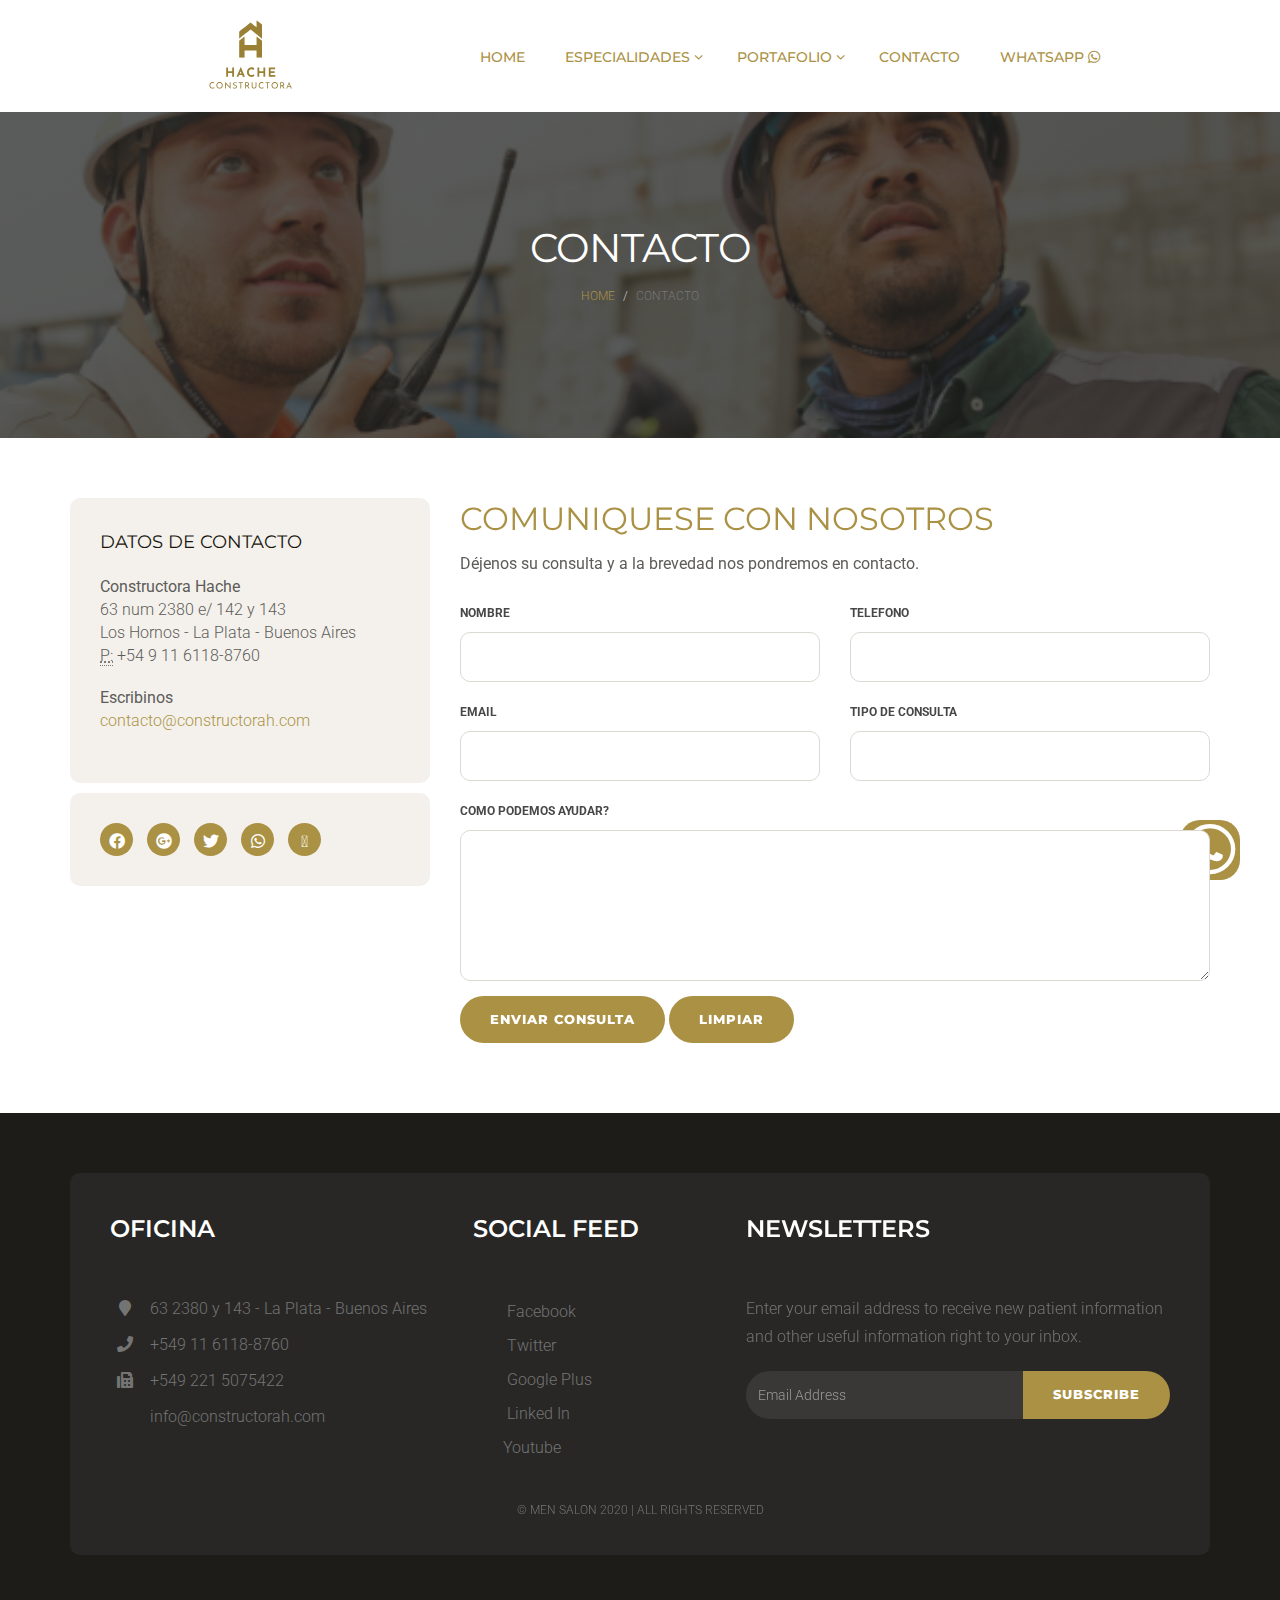
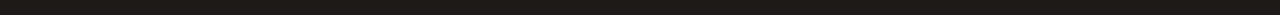
<file: contact.html>
<!DOCTYPE html>
<html lang="en">

<head>
    <meta charset="utf-8">
    <meta http-equiv="X-UA-Compatible" content="IE=edge">
    <meta name="viewport" content="width=device-width, initial-scale=1">
    <!-- The above 3 meta tags *must* come first in the head; any other head content must come *after* these tags -->
    <meta name="description" content="Hair salon templates for mens hair cut service provider.">
    <meta name="keywords" content="hair salon website templates free download, html5 template, free responsive website templates, website layout,html5 website templates, template for website design, beauty HTML5 templates, cosmetics website templates free download">
    <title>Constructora Hache</title>
    <!-- Bootstrap -->
    <link href="css/bootstrap.min.css" rel="stylesheet">
    <!-- Google Fonts -->
    <link href="https://fonts.googleapis.com/css?family=Roboto:300,300i,400,400i,500,500i,700,700i%7cMontserrat:300,300i,400,400i,500,500i,600,600i,700,700i" rel="stylesheet">
    <!-- Font Awesome -->
    <link href="css/font-awesome.min.css" rel="stylesheet">
    <!-- Style -->
    <link href="css/style.css" rel="stylesheet">
    <link rel="stylesheet" href="https://pro.fontawesome.com/releases/v5.15.3/css/all.css">
    <link rel="icon" type="image/x-icon" href="images/favicon.ico">


    <!-- HTML5 shim and Respond.js for IE8 support of HTML5 elements and media queries -->
    <!-- WARNING: Respond.js doesn't work if you view the page via file:// -->
    <!--[if lt IE 9]>
      <script src="https://oss.maxcdn.com/html5shiv/3.7.3/html5shiv.min.js"></script>
      <script src="https://oss.maxcdn.com/respond/1.4.2/respond.min.js"></script>
    <![endif]-->
</head>

<body>
        <a href="https://wa.me/5491161188760?text=*Contacto%20Web* " class="whatsapp" target="_blank"> <i class="fab fa-whatsapp"></i></a>

    <!-- <div class="header">
        <div class="container">
            <div class="row">
                <div class="col-lg-4 col-md-4 col-sm-12 col-xs-12">
                    <a href="index.html"><img src="images/logo.png" alt=""></a>
                </div>
                <div class="col-lg-8 col-md-4 col-sm-12 col-xs-12">
                    <div class="navigation">
                        <div id="navigation">
                            <ul>
                                <li class="active"><a href="index.html" title="Home">Home</a></li>
                                <li class="has-sub"><a href="service-list.html" title="Service List">Service List</a>
                                    <ul>
                                        <li><a href="service-list.html" title="Service List">Service List</a></li>
                                        <li><a href="service-detail.html" title="Service Detail">Service Detail</a></li>
                                    </ul>
                                </li>
                                <li class="has-sub"><a href="blog-default.html" title="Blog ">News</a>
                                    <ul>
                                        <li><a href="blog-default.html" title="Blog">Blog Default</a></li>
                                        <li><a href="blog-single.html" title="Blog Single ">Blog Single</a></li>
                                    </ul>
                                </li>
                                <li><a href="#" title="Features">Features</a>
                                    <ul>
                                        <li><a href="testimonial.html" title="Service List">Testimonial</a></li>
                                        <li><a href="styleguide.html" title="Service Detail">Style Guide</a></li>
                                    </ul>
                                </li>
                                <li><a href="contact.html" title="Contact Us">Contact</a> </li>
                                <li><a href="styleguide.html" title="Styleguide">styleguide</a> </li>
                            </ul>
                        </div>
                    </div>
                </div>
            </div>
        </div>
    </div> -->
    <div class="header">
        <div class="container">
            <div class="row">
                <div class="col-lg-4 col-md-4 col-sm-12 col-xs-12" style="text-align: center;";">
                    <a href="index.html"><img src="images/logo.svg" alt="Logo"></a>
                </div>
                <div class="col-lg-8 col-md-4 col-sm-12 col-xs-12">
                    <div class="navigation">
                        <div id="navigation">
                            <ul>
                                <li class="active"><a href="index.html" title="Home">Home</a></li>
                                <li class="has-sub"><a href="#" title="Especialidades">Especialidades</a>
                                    <ul>
                                        <!-- <li><a href="service-list.html" title="Especialidades Constructivas">Especialidades</a></li> -->
                                        <li><a href="llaveenmano.html" title="Llave en Mano">Llave en Mano</a></li>
                                        <li><a href="ejecucion.html" title="Ejecucion de Obra">Ejecucion de Obra</a></li>
                                        <li><a href="desarrollosinmobiliarios.html" title="Desarrollos Inmobiliarios">Desarrollos Inmobiliarios</a></li>
                                    </ul>
                                </li>
                                                                <li><a href="#" title="Slideshow">PORTAFOLIO</a>
                                    <ul>
                                        <li><a href="barriosprivados.html" title="Barrios Privados">Barrios Privados</a></li>
                                        <li><a href="piscinasyverdes.html" title="Piscinas y Verdes">Piscinas y Verdes</a></li>                                    </ul>
                                </li>
                                <li><a href="contact.html" title="Contact Us">Contacto</a> </li>
                                <li><a href="https://wa.me/5491161188760?text=*Contacto%20Web* " title="WhatsApp" target="_blank" rel="noopener noreferrer">WhatsApp <i class="fab fa-whatsapp" ></i></a> </li>
                            </ul>
                        </div>
                    </div>
                </div>
            </div>
        </div>
    </div>
    <div class="page-header">
        <div class="container">
            <div class="row">
                <div class="col-lg-12 col-md-12 col-sm-12 col-xs-12">
                    <div class="page-caption">
                        <h2 class="page-title">Contacto</h2>
                        <div class="page-breadcrumb">
                            <ol class="breadcrumb">
                                <li><a href="index.html">Home</a></li>
                                <li class="active">Contacto</li>
                            </ol>
                        </div>
                    </div>
                </div>
            </div>
        </div>
    </div>
    <div class="content">
        <div class="container">
            <div class="row">
                <div class="col-lg-4 col-md-4 col-sm-4 col-xs-12">
                    <div class="widget widget-contact">
                        <!-- widget search -->
                        <h3 class="widget-title">Datos de Contacto</h3>
                        <address>
                            <strong>Constructora Hache</strong>
                            <br> 63 num 2380 e/ 142 y 143
                            <br> Los Hornos - La Plata - Buenos Aires
                            <br>
                            <abbr title="Phone">P:</abbr> +54 9 11 6118-8760
                        </address>
                        <address>
                            <strong>Escribinos</strong>
                            <br>
                            <a href="mailto:contacto@constructorah.com">contacto@constructorah.com</a>
                        </address>
                    </div>
                    <!-- /.widget search -->
                    <div class="widget widget-social">
                        <div class="social-circle">
                            <a href="#" class="#"><i class="fab fa-facebook"></i></a>
                            <a href="#" class="#"><i class="fab fa-google-plus"></i></a>
                            <a href="#" class="#"><i class="fab fa-twitter"></i></a>
                            <a href="#" class="#"><i class="fab fa-whatsapp"></i></a>
                            <a href="#" class="#"><i class="fa-envelope fa-envelope"></i></a>
                        </div>
                    </div>
                </div>
                <div class="col-lg-8 col-md-8 col-sm-8 col-xs-12">
                    <div class="row">
                        <div class="col-lg-12 col-md-12 col-sm-12 col-xs-12">
                            <h1 style="color: #aa9144; font-weight: 400;">COMUNIQUESE CON NOSOTROS</h1>
                            <p style="font-weight: 400;"> D&eacute;jenos su consulta y a la brevedad nos pondremos en contacto.</p>
                            <form>
                                <div class="row">
                                    <div class="col-md-6">
                                        <label class="control-label" for="name">nombre</label>
                                        <input type="text" name="name" id="name" placeholder="" class="form-control">
                                    </div>
                                    <div class="col-md-6">
                                        <label class="control-label" for="phone">telefono</label>
                                        <input type="text" name="phone" id="phone" placeholder="" class="form-control">
                                    </div>
                                    <div class="col-md-6">
                                        <label class="control-label" for="email">email</label>
                                        <input type="text" name="email" id="email" placeholder="" class="form-control">
                                    </div>
                                    <div class="col-md-6">
                                        <label class="control-label" for="Subject">tipo de consulta</label>
                                        <input type="text" name="Subject" id="Subject" placeholder="" class="form-control">
                                    </div>
                                    <div class="col-lg-12 col-md-12 col-sm-12 col-xs-12">
                                        <div class="form-group">
                                            <label class="control-label" for="textarea">como podemos ayudar?</label>
                                            <textarea class="form-control" id="textarea" name="textarea" rows="6" placeholder=""></textarea>
                                        </div>
                                    </div>
                                    <div class="col-md-12">
                                        <div class="form-group">
                                            <button id="singlebutton" name="singlebutton" class="btn btn-default" type="submit">enviar consulta</button>
                                            <button id="singlebutton" name="singlebutton" class="btn btn-default" type="reset">limpiar</button>

                                        </div>
                                    </div>
                                </div>
                            </form>
                        </div>
                    </div>
                </div>
            </div>
        </div>
    </div>
    <div class="footer">
        <!-- footer-->
        <div class="container">
            <div class="footer-block">
                <!-- footer block -->
                <div class="row">
                    <div class="col-lg-4 col-md-4 col-sm-6 col-xs-12">
                        <div class="footer-widget">
                            <h2 class="widget-title">Oficina</h2>
                            <ul class="listnone contact">
                                <li><i class="fa fa-map-marker"></i> 63 2380 y 143 - La Plata - Buenos Aires </li>
                                <li><i class="fa fa-phone"></i> +549 11 6118-8760</li>
                                <li><i class="fa fa-fax"></i> +549 221 5075422</li>
                                <li><i class="fa fa-envelope-o"></i> info@constructorah.com</li>
                            </ul>
                        </div>
                    </div>
                    <div class="col-lg-3 col-md-3 col-sm-6 col-xs-12">
                        <div class="footer-widget footer-social">
                            <!-- social block -->
                            <h2 class="widget-title">Social Feed</h2>
                            <ul class="listnone">
                                <li>
                                    <a href="#"> <i class="fa fa-facebook"></i> Facebook </a>
                                </li>
                                <li><a href="#"><i class="fa fa-twitter"></i> Twitter</a></li>
                                <li><a href="#"><i class="fa fa-google-plus"></i> Google Plus</a></li>
                                <li><a href="#"><i class="fa fa-linkedin"></i> Linked In</a></li>
                                <li>
                                    <a href="#"> <i class="fa fa-youtube"></i>Youtube</a>
                                </li>
                            </ul>
                        </div>
                        <!-- /.social block -->
                    </div>
                    <div class="col-lg-5 col-md-5 col-sm-12 col-xs-12">
                        <div class="footer-widget widget-newsletter">
                            <!-- newsletter block -->
                            <h2 class="widget-title">Newsletters</h2>
                            <p>Enter your email address to receive new patient information and other useful information right to your inbox.</p>
                            <div class="input-group">
                                <input type="text" class="form-control" placeholder="Email Address">
                                <span class="input-group-btn">
                            <button class="btn btn-default" type="button">Subscribe</button>
                            </span>
                            </div>
                            <!-- /input-group -->
                        </div>
                        <!-- newsletter block -->
                    </div>
                </div>
                <div class="tiny-footer">
                    <!-- tiny footer block -->
                    <div class="row">
                        <div class="col-lg-12 col-md-12 col-sm-12 col-xs-12">
                            <div class="copyright-content">
                                <p>© Men Salon 2020 | all rights reserved</p>
                            </div>
                        </div>
                    </div>
                </div>
                <!-- /.tiny footer block -->
            </div>
            <!-- /.footer block -->
        </div>
    </div>
    <!-- /.footer-->
    <!-- jQuery (necessary for Bootstrap's JavaScript plugins) -->
    <script src="js/jquery.min.js"></script>
    <!-- Include all compiled plugins (below), or include individual files as needed -->
    <script src="js/bootstrap.min.js"></script>
    <script src="js/menumaker.js"></script>
    <script src="js/jquery.sticky.js"></script>
    <script src="js/sticky-header.js"></script>
</body>

</html>
</file>
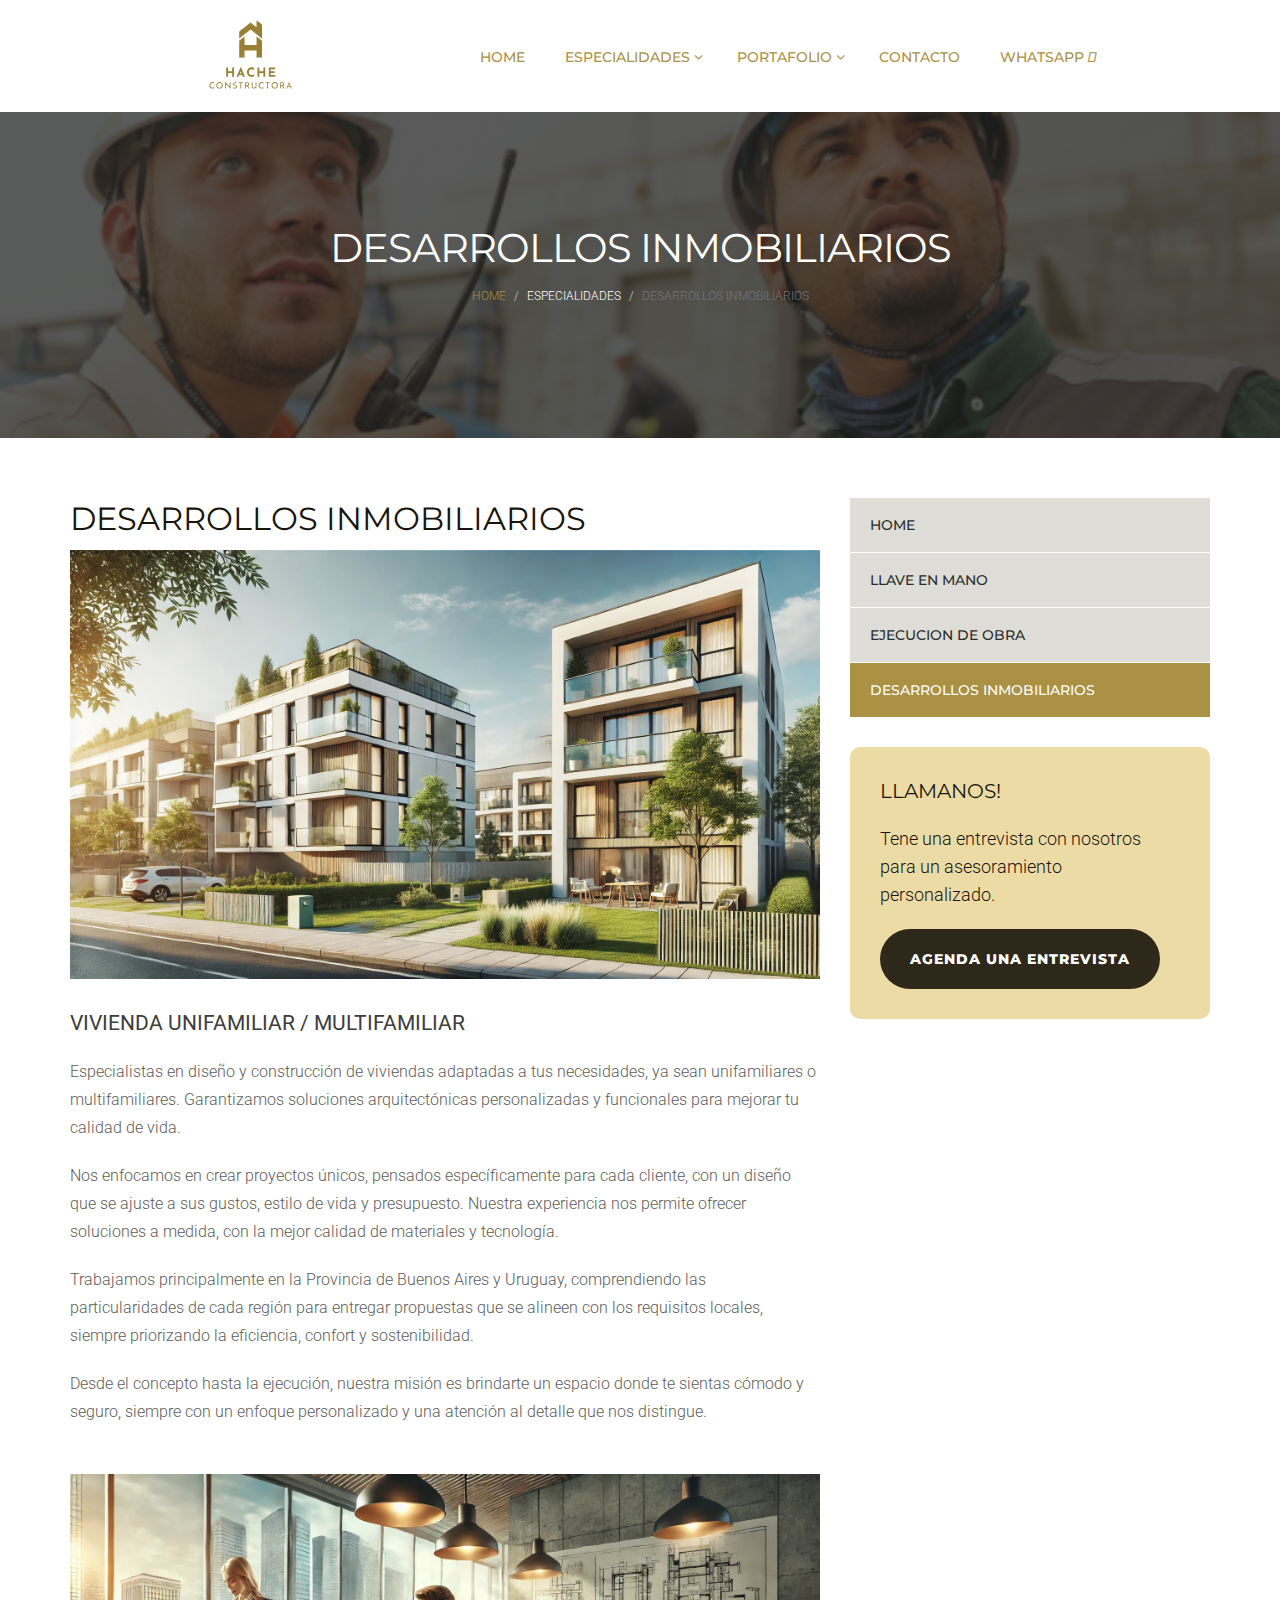
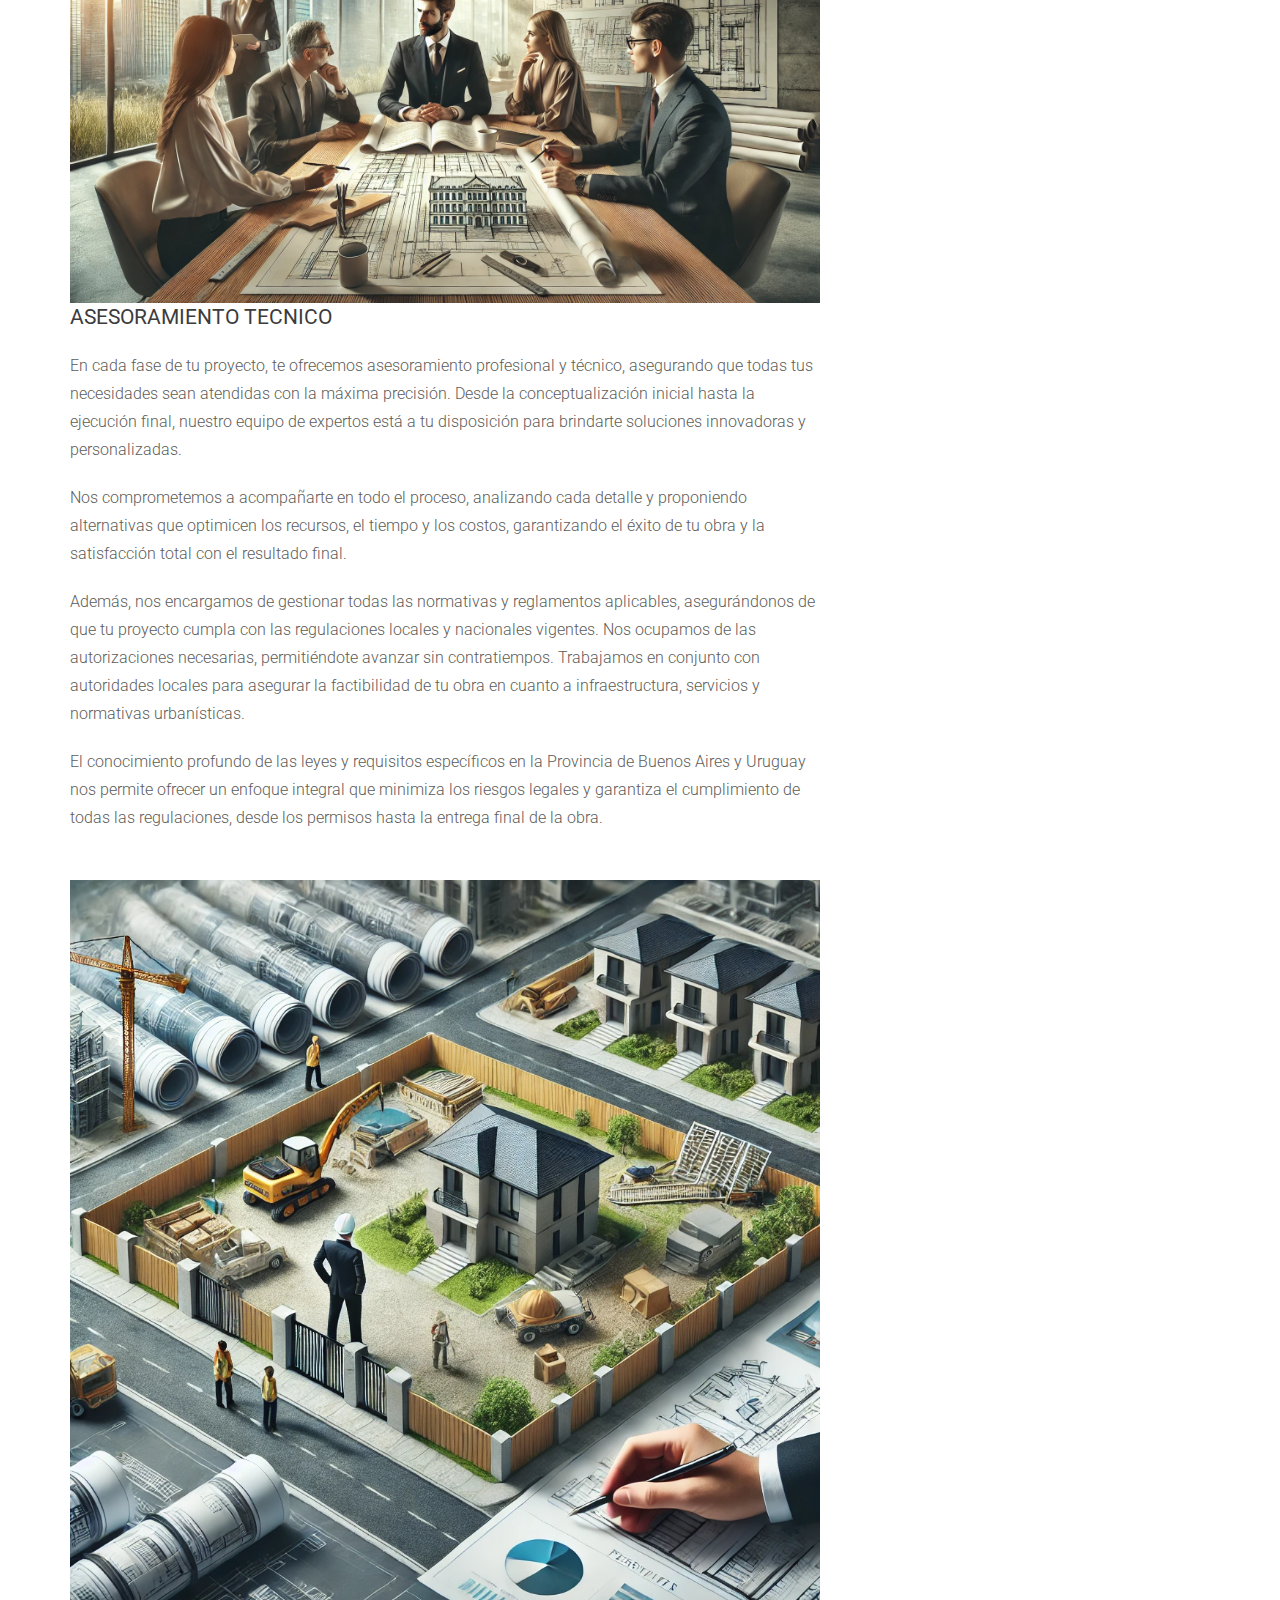
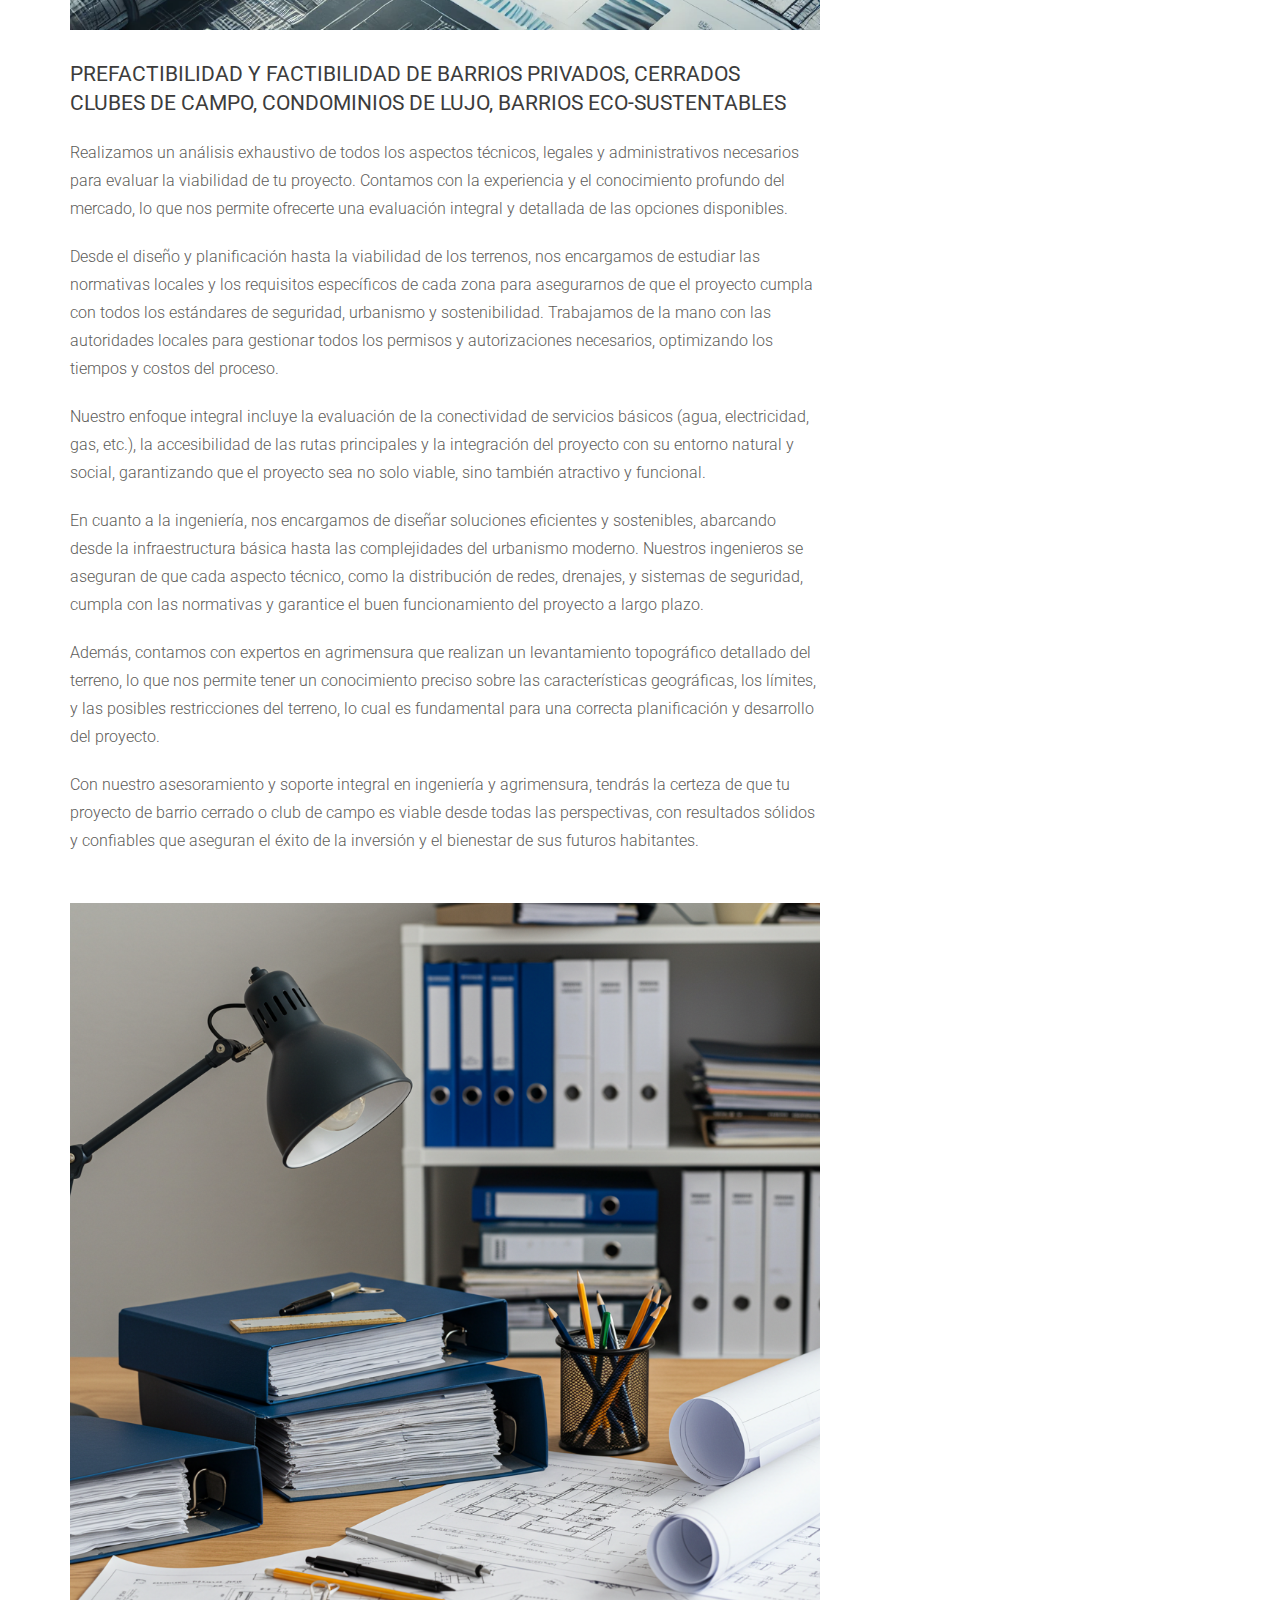
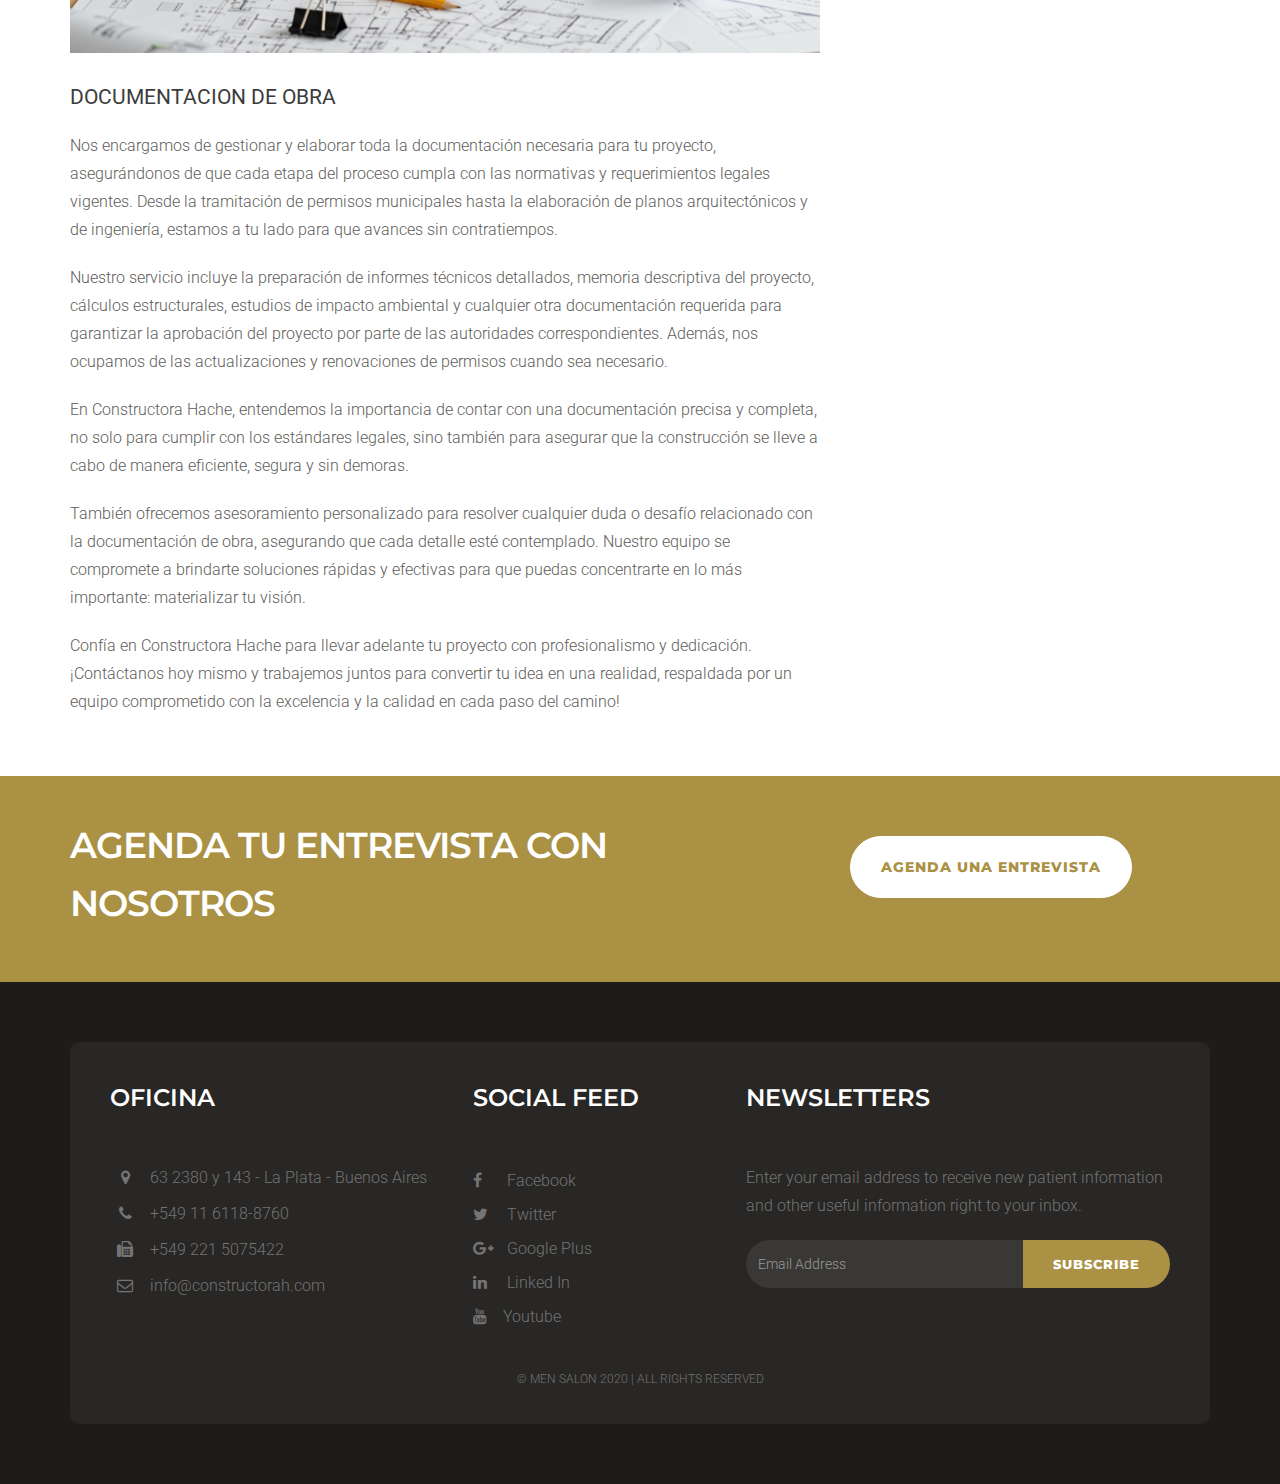
<file: desarrollosinmobiliarios.html>
<!DOCTYPE html>
<html lang="en">

<head>
    <meta charset="utf-8">
    <meta http-equiv="X-UA-Compatible" content="IE=edge">
    <meta name="viewport" content="width=device-width, initial-scale=1">
    <!-- The above 3 meta tags *must* come first in the head; any other head content must come *after* these tags -->
    <meta name="description" content="Constructora Hache">
    <meta name="keywords" content="constructora construction building build houses casas llave en mano reforma website">
    <title>Constructora Hache | Desarrollos Inmobiliarios</title>
    <!-- Bootstrap -->
    <link href="css/bootstrap.min.css" rel="stylesheet">
    <!-- Google Fonts -->
    <link href="https://fonts.googleapis.com/css?family=Roboto:300,300i,400,400i,500,500i,700,700i%7cMontserrat:300,300i,400,400i,500,500i,600,600i,700,700i" rel="stylesheet">
    <!-- Font Awesome -->
    <link href="css/font-awesome.min.css" rel="stylesheet">
    <!-- Style -->
    <link href="css/style.css" rel="stylesheet">
    <!-- HTML5 shim and Respond.js for IE8 support of HTML5 elements and media queries -->
    <!-- WARNING: Respond.js doesn't work if you view the page via file:// -->
    <!--[if lt IE 9]>
      <script src="https://oss.maxcdn.com/html5shiv/3.7.3/html5shiv.min.js"></script>
      <script src="https://oss.maxcdn.com/respond/1.4.2/respond.min.js"></script>
    <![endif]-->
</head>

<body>
    <div class="header">
        <div class="container">
            <div class="row">
                <div class="col-lg-4 col-md-4 col-sm-12 col-xs-12" style="text-align: center;";">
                    <a href="index.html"><img src="images/logo.svg" alt="Logo"></a>
                </div>
                <div class="col-lg-8 col-md-4 col-sm-12 col-xs-12">
                    <div class="navigation">
                        <div id="navigation">
                            <ul>
                                <li class="active"><a href="index.html" title="Home">Home</a></li>
                                <li class="has-sub"><a href="#" title="Especialidades">Especialidades</a>
                                    <ul>
                                        <!-- <li><a href="service-list.html" title="Especialidades Constructivas">Especialidades</a></li> -->
                                        <li><a href="llaveenmano.html" title="Llave en Mano">Llave en Mano</a></li>
                                        <li><a href="ejecucion.html" title="Ejecucion de Obra">Ejecucion de Obra</a></li>
                                        <li><a href="desarrollosinmobiliarios.html" title="Desarrollos Inmobiliarios">Desarrollos Inmobiliarios</a></li>
                                    </ul>
                                </li>
                                                                <li><a href="#" title="Slideshow">PORTAFOLIO</a>
                                    <ul>
                                        <li><a href="barriosprivados.html" title="Barrios Privados">Barrios Privados</a></li>
                                        <li><a href="piscinasyverdes.html" title="Piscinas y Verdes">Piscinas y Verdes</a></li>
                                    </ul>
                                </li>
                                <li><a href="contact.html" title="Contact Us">Contacto</a> </li>
                                <li><a href="https://wa.me/5491161188760?text=*Contacto%20Web* " title="WhatsApp" target="_blank" rel="noopener noreferrer">WhatsApp <i class="fab fa-whatsapp" ></i></a> </li>
                            </ul>
                        </div>
                    </div>
                </div>
            </div>
        </div>
    </div>
    <div class="page-header">
        <div class="container">
            <div class="row">
                <div class="col-lg-12 col-md-12 col-sm-12 col-xs-12">
                    <div class="page-caption">
                        <h2 class="page-title">Desarrollos Inmobiliarios</h2>
                        <div class="page-breadcrumb">
                            <ol class="breadcrumb">
                                <li><a href="index.html">Home</a></li>
                                <li>Especialidades</li>
                                <li class="active">Desarrollos Inmobiliarios</li>
                            </ol>
                        </div>
                    </div>
                </div>
            </div>
        </div>
    </div>
    <div class="content">
        <div class="container">
            <div class="row">
                <div class="col-lg-8 col-md-8 col-sm-12 col-xs-12">
                    <h1>DESARROLLOS INMOBILIARIOS</h1>
                    
                    <!-- Primera sección -->
                    <img src="images/viviendas.png" alt="Vivienda Unifamiliar / Multifamiliar" class="img-responsive mb30">
                    <p class="lead">VIVIENDA UNIFAMILIAR / MULTIFAMILIAR</p>
                    <p>Especialistas en diseño y construcción de viviendas adaptadas a tus necesidades, ya sean unifamiliares o multifamiliares. Garantizamos soluciones arquitectónicas personalizadas y funcionales para mejorar tu calidad de vida.</p>
                    <p>Nos enfocamos en crear proyectos únicos, pensados específicamente para cada cliente, con un diseño que se ajuste a sus gustos, estilo de vida y presupuesto. Nuestra experiencia nos permite ofrecer soluciones a medida, con la mejor calidad de materiales y tecnología.</p>
                    <p>Trabajamos principalmente en la Provincia de Buenos Aires y Uruguay, comprendiendo las particularidades de cada región para entregar propuestas que se alineen con los requisitos locales, siempre priorizando la eficiencia, confort y sostenibilidad.</p>
                    <p>Desde el concepto hasta la ejecución, nuestra misión es brindarte un espacio donde te sientas cómodo y seguro, siempre con un enfoque personalizado y una atención al detalle que nos distingue.</p>
                    <BR />    
                    <!-- Segunda sección -->
                    <img src="images/asesoramiento.png" alt="Asesoramiento técnico" class="alignleft img-responsive"><BR />
                    <p class="lead">ASESORAMIENTO TECNICO</p>
                    <p>En cada fase de tu proyecto, te ofrecemos asesoramiento profesional y técnico, asegurando que todas tus necesidades sean atendidas con la máxima precisión. Desde la conceptualización inicial hasta la ejecución final, nuestro equipo de expertos está a tu disposición para brindarte soluciones innovadoras y personalizadas.</p>
                    <p>Nos comprometemos a acompañarte en todo el proceso, analizando cada detalle y proponiendo alternativas que optimicen los recursos, el tiempo y los costos, garantizando el éxito de tu obra y la satisfacción total con el resultado final.</p>
                    <p>Además, nos encargamos de gestionar todas las normativas y reglamentos aplicables, asegurándonos de que tu proyecto cumpla con las regulaciones locales y nacionales vigentes. Nos ocupamos de las autorizaciones necesarias, permitiéndote avanzar sin contratiempos. Trabajamos en conjunto con autoridades locales para asegurar la factibilidad de tu obra en cuanto a infraestructura, servicios y normativas urbanísticas.</p>
                    <p>El conocimiento profundo de las leyes y requisitos específicos en la Provincia de Buenos Aires y Uruguay nos permite ofrecer un enfoque integral que minimiza los riesgos legales y garantiza el cumplimiento de todas las regulaciones, desde los permisos hasta la entrega final de la obra.</p>
                    <BR />    
            
                    <!-- Tercera sección -->
                    <img src="images/prefactibilidad-factibilidad.png" alt="Prefactibilidad y factibilidad de barrios cerrados" class="img-responsive mb30">
                    <p class="lead">PREFACTIBILIDAD Y FACTIBILIDAD DE BARRIOS PRIVADOS, CERRADOS<BR>CLUBES DE CAMPO, CONDOMINIOS DE LUJO, BARRIOS ECO-SUSTENTABLES</p>
                    <p>Realizamos un análisis exhaustivo de todos los aspectos técnicos, legales y administrativos necesarios para evaluar la viabilidad de tu proyecto. Contamos con la experiencia y el conocimiento profundo del mercado, lo que nos permite ofrecerte una evaluación integral y detallada de las opciones disponibles.</p>
                    <p>Desde el diseño y planificación hasta la viabilidad de los terrenos, nos encargamos de estudiar las normativas locales y los requisitos específicos de cada zona para asegurarnos de que el proyecto cumpla con todos los estándares de seguridad, urbanismo y sostenibilidad. Trabajamos de la mano con las autoridades locales para gestionar todos los permisos y autorizaciones necesarios, optimizando los tiempos y costos del proceso.</p>
                    <p>Nuestro enfoque integral incluye la evaluación de la conectividad de servicios básicos (agua, electricidad, gas, etc.), la accesibilidad de las rutas principales y la integración del proyecto con su entorno natural y social, garantizando que el proyecto sea no solo viable, sino también atractivo y funcional.</p>
                    <p>En cuanto a la ingeniería, nos encargamos de diseñar soluciones eficientes y sostenibles, abarcando desde la infraestructura básica hasta las complejidades del urbanismo moderno. Nuestros ingenieros se aseguran de que cada aspecto técnico, como la distribución de redes, drenajes, y sistemas de seguridad, cumpla con las normativas y garantice el buen funcionamiento del proyecto a largo plazo.</p>
                    <p>Además, contamos con expertos en agrimensura que realizan un levantamiento topográfico detallado del terreno, lo que nos permite tener un conocimiento preciso sobre las características geográficas, los límites, y las posibles restricciones del terreno, lo cual es fundamental para una correcta planificación y desarrollo del proyecto.</p>
                    <p>Con nuestro asesoramiento y soporte integral en ingeniería y agrimensura, tendrás la certeza de que tu proyecto de barrio cerrado o club de campo es viable desde todas las perspectivas, con resultados sólidos y confiables que aseguran el éxito de la inversión y el bienestar de sus futuros habitantes.</p>
                    <BR />    
   
                    <!-- Cuarta sección -->
                    <img src="images/documentacion.png" alt="Documentación de Obra" class="img-responsive mb30">
                    <p class="lead">DOCUMENTACION DE OBRA</p>
                    <p>Nos encargamos de gestionar y elaborar toda la documentación necesaria para tu proyecto, asegurándonos de que cada etapa del proceso cumpla con las normativas y requerimientos legales vigentes. Desde la tramitación de permisos municipales hasta la elaboración de planos arquitectónicos y de ingeniería, estamos a tu lado para que avances sin contratiempos.</p>
                    <p>Nuestro servicio incluye la preparación de informes técnicos detallados, memoria descriptiva del proyecto, cálculos estructurales, estudios de impacto ambiental y cualquier otra documentación requerida para garantizar la aprobación del proyecto por parte de las autoridades correspondientes. Además, nos ocupamos de las actualizaciones y renovaciones de permisos cuando sea necesario.</p>
                    <p>En Constructora Hache, entendemos la importancia de contar con una documentación precisa y completa, no solo para cumplir con los estándares legales, sino también para asegurar que la construcción se lleve a cabo de manera eficiente, segura y sin demoras.</p>
                    <p>También ofrecemos asesoramiento personalizado para resolver cualquier duda o desafío relacionado con la documentación de obra, asegurando que cada detalle esté contemplado. Nuestro equipo se compromete a brindarte soluciones rápidas y efectivas para que puedas concentrarte en lo más importante: materializar tu visión.</p>
                    <p>Confía en Constructora Hache para llevar adelante tu proyecto con profesionalismo y dedicación. ¡Contáctanos hoy mismo y trabajemos juntos para convertir tu idea en una realidad, respaldada por un equipo comprometido con la excelencia y la calidad en cada paso del camino!</p>
                                    </div>                <div class="col-lg-4 col-md-4 col-sm-12 col-xs-12">
                    <div class="sidenav">
                        <ul class="listnone">
                            <li> <a href="index.html">Home</a></li>
                            <li> <a href="llaveenmano.html" >llave en mano</a></li>
                            <li> <a href="ejecucion.html">ejecucion de obra</a></li>
                            <li> <a href="desarrollosinmobiliarios.html" class="active">Desarrollos Inmobiliarios</a></li>
                        </ul>
                    </div>
                    <div class="widget widget-call-to-action">
                        <h1 class="widget-title">Llamanos!</h1>
                        <p class="text-white">Tene una entrevista con nosotros para un asesoramiento personalizado.</p>
                        <a href="https://linktr.ee/constructorah" class="btn btn-primary btn-lg">Agenda una entrevista</a>
                    </div>
                </div>
            </div>
        </div>
    </div>
    <div class="space-small bg-primary">
        <!-- call to action -->
        <div class="container">
            <div class="row">
                <div class="col-lg-8 col-sm-7 col-md-8 col-xs-12">
                    <h1 class="cta-title">Agenda tu entrevista con nosotros</h1>
                    <!-- <p class="cta-text"> Escribinos aca.</p> -->
                </div>
                <div class="col-lg-4 col-sm-5 col-md-4 col-xs-12">
                    <a href="https://linktr.ee/constructorah" class="btn btn-white btn-lg mt20">Agenda una Entrevista</a>
                </div>
            </div>
        </div>
    </div>
     <div class="footer">
        <!-- footer-->
        <div class="container">
            <div class="footer-block">
                <!-- footer block -->
                <div class="row">
                    <div class="col-lg-4 col-md-4 col-sm-6 col-xs-12">
                        <div class="footer-widget">
                            <h2 class="widget-title">Oficina</h2>
                            <ul class="listnone contact">
                                <li><i class="fa fa-map-marker"></i> 63 2380 y 143 - La Plata - Buenos Aires </li>
                                <li><i class="fa fa-phone"></i> +549 11 6118-8760</li>
                                <li><i class="fa fa-fax"></i> +549 221 5075422</li>
                                <li><i class="fa fa-envelope-o"></i> info@constructorah.com</li>
                            </ul>
                        </div>
                    </div>
                    <div class="col-lg-3 col-md-3 col-sm-6 col-xs-12">
                        <div class="footer-widget footer-social">
                            <!-- social block -->
                            <h2 class="widget-title">Social Feed</h2>
                            <ul class="listnone">
                                <li>
                                    <a href="#"> <i class="fa fa-facebook"></i> Facebook </a>
                                </li>
                                <li><a href="#"><i class="fa fa-twitter"></i> Twitter</a></li>
                                <li><a href="#"><i class="fa fa-google-plus"></i> Google Plus</a></li>
                                <li><a href="#"><i class="fa fa-linkedin"></i> Linked In</a></li>
                                <li>
                                    <a href="#"> <i class="fa fa-youtube"></i>Youtube</a>
                                </li>
                            </ul>
                        </div>
                        <!-- /.social block -->
                    </div>
                    <div class="col-lg-5 col-md-5 col-sm-12 col-xs-12">
                        <div class="footer-widget widget-newsletter">
                            <!-- newsletter block -->
                            <h2 class="widget-title">Newsletters</h2>
                            <p>Enter your email address to receive new patient information and other useful information right to your inbox.</p>
                            <div class="input-group">
                                <input type="text" class="form-control" placeholder="Email Address">
                                <span class="input-group-btn">
                            <button class="btn btn-default" type="button">Subscribe</button>
                            </span>
                            </div>
                            <!-- /input-group -->
                        </div>
                        <!-- newsletter block -->
                    </div>
                </div>
                <div class="tiny-footer">
                    <!-- tiny footer block -->
                    <div class="row">
                        <div class="col-lg-12 col-md-12 col-sm-12 col-xs-12">
                            <div class="copyright-content">
                                <p>© Men Salon 2020 | all rights reserved</p>
                            </div>
                        </div>
                    </div>
                </div>
                <!-- /.tiny footer block -->
            </div>
            <!-- /.footer block -->
        </div>
    </div>
    <!-- /.footer-->
    
    <!-- jQuery (necessary for Bootstrap's JavaScript plugins) -->
    <script src="js/jquery.min.js"></script>
    <!-- Include all compiled plugins (below), or include individual files as needed -->
    <script src="js/bootstrap.min.js"></script>
    <script src="js/menumaker.js"></script>
    <script src="js/jquery.sticky.js"></script>
    <script src="js/sticky-header.js"></script>
</body>

</html>
</file>
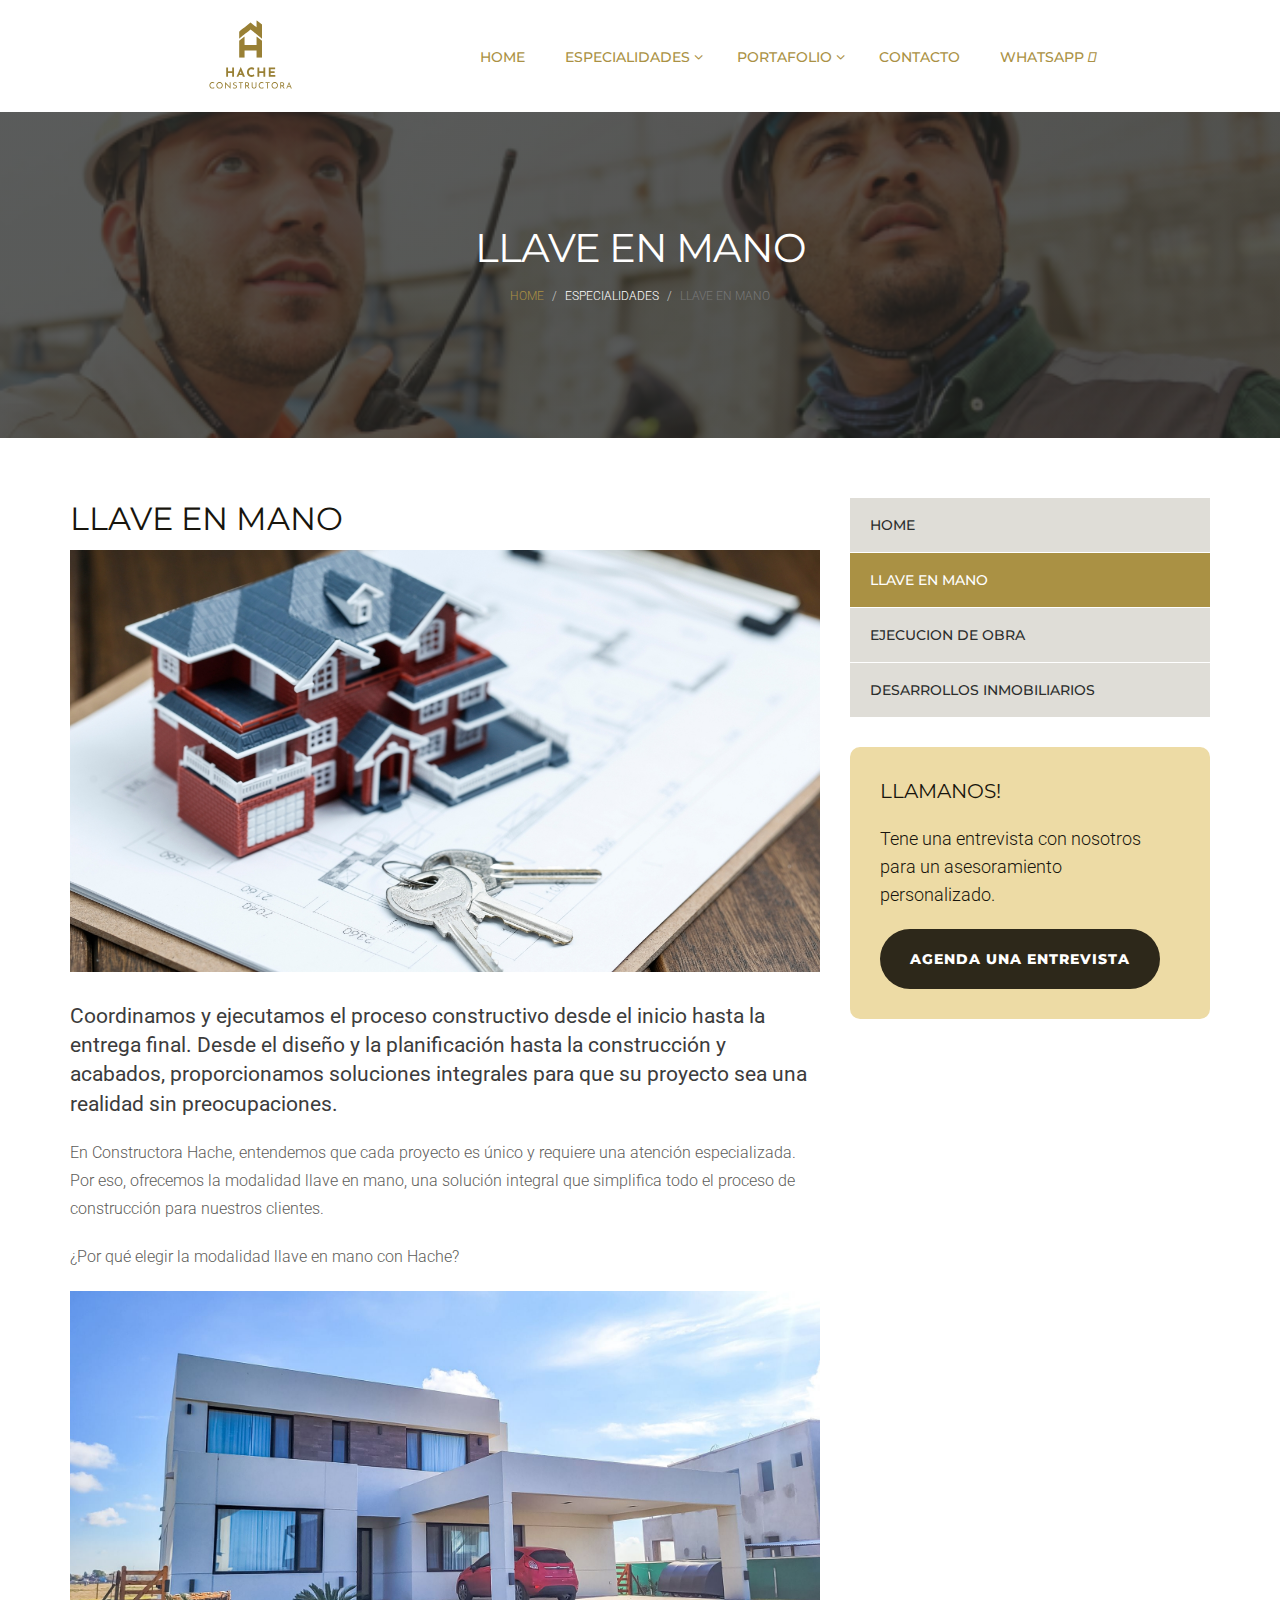
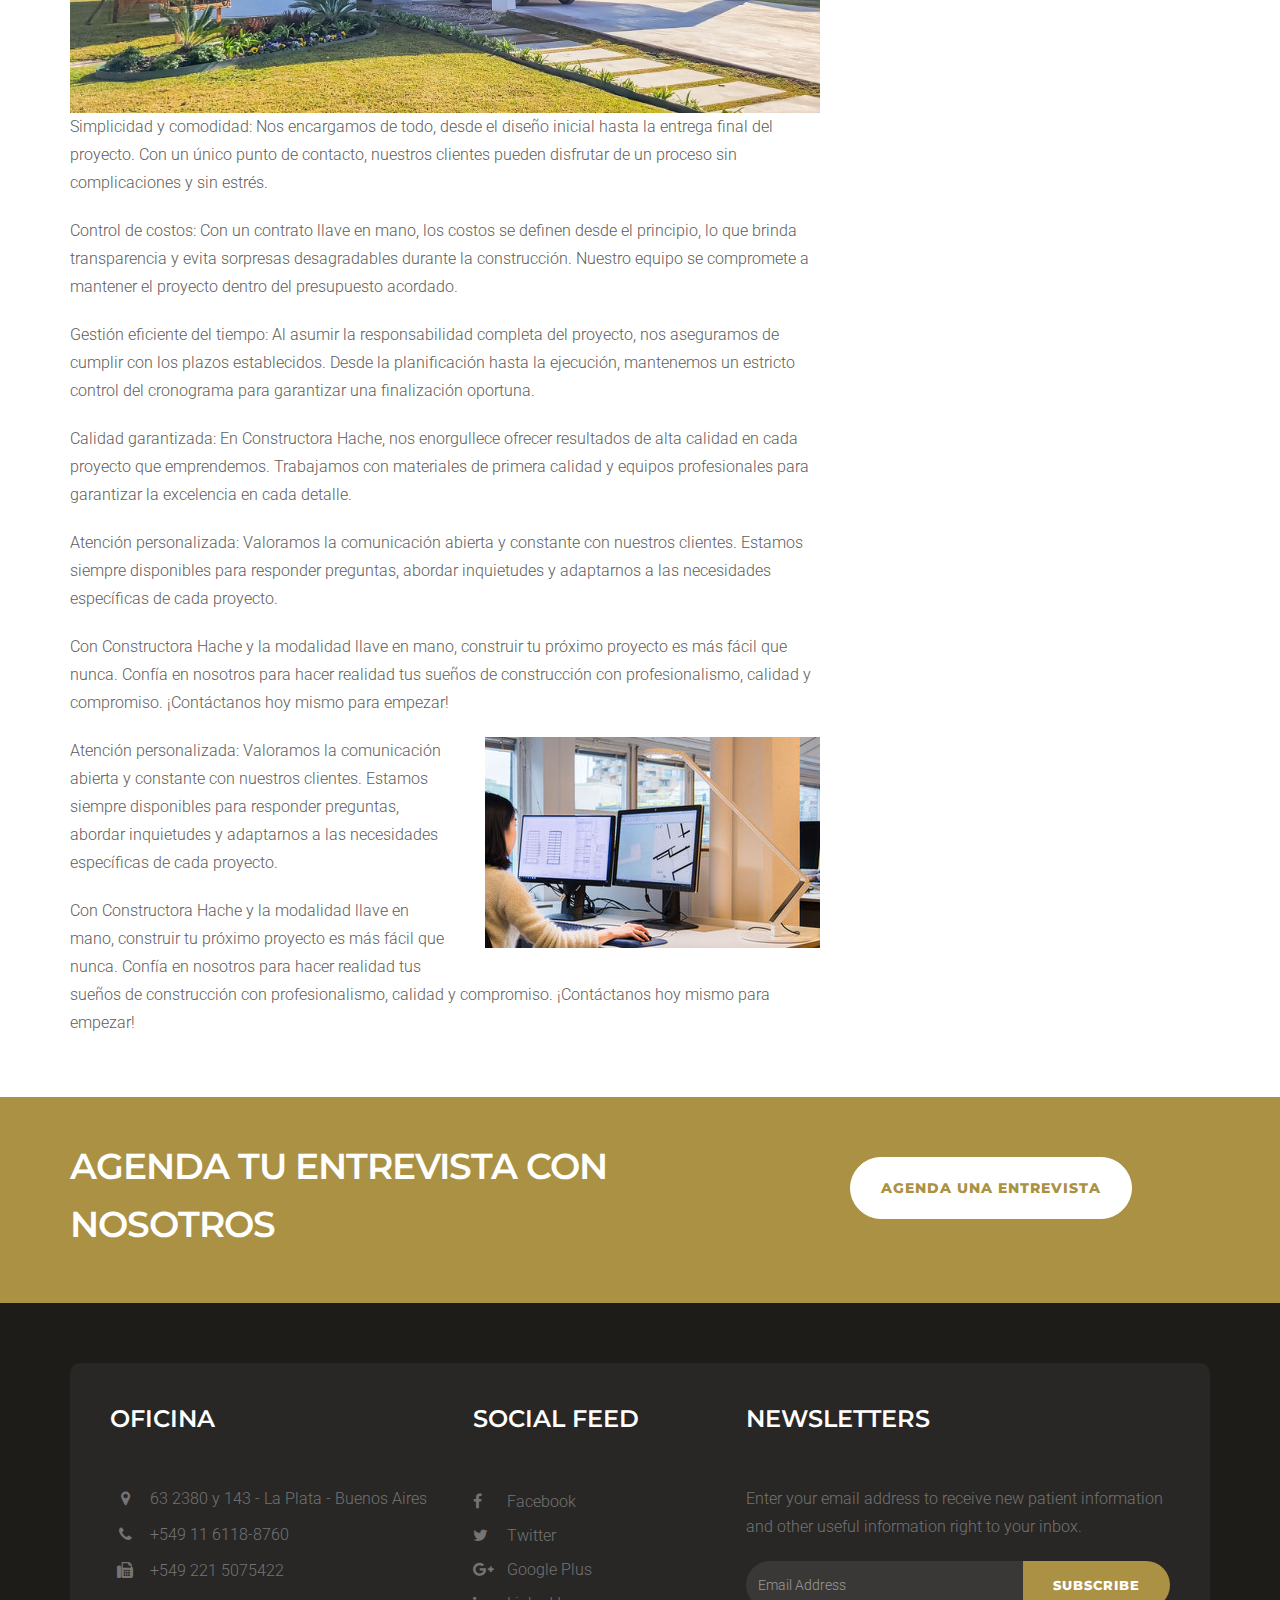
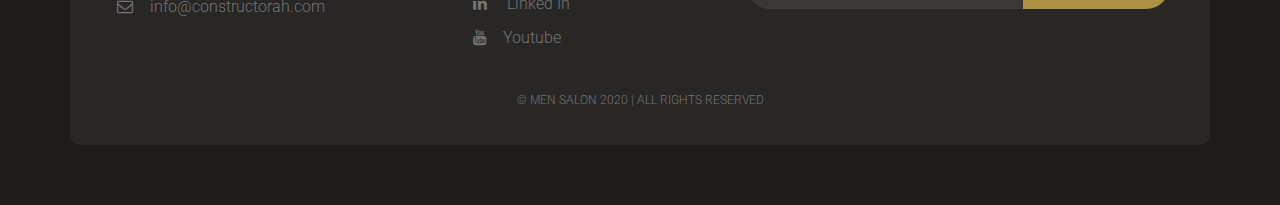
<file: llaveenmano.html>
<!DOCTYPE html>
<html lang="en">

<head>
    <meta charset="utf-8">
    <meta http-equiv="X-UA-Compatible" content="IE=edge">
    <meta name="viewport" content="width=device-width, initial-scale=1">
    <!-- The above 3 meta tags *must* come first in the head; any other head content must come *after* these tags -->
    <meta name="description" content="Constructora Hache">
    <meta name="keywords" content="constructora construction building build houses casas llave en mano reforma website">
    <title>Constructora Hache | Llave en Mano</title>
    <!-- Bootstrap -->
    <link href="css/bootstrap.min.css" rel="stylesheet">
    <!-- Google Fonts -->
    <link href="https://fonts.googleapis.com/css?family=Roboto:300,300i,400,400i,500,500i,700,700i%7cMontserrat:300,300i,400,400i,500,500i,600,600i,700,700i" rel="stylesheet">
    <!-- Font Awesome -->
    <link href="css/font-awesome.min.css" rel="stylesheet">
    <!-- Style -->
    <link href="css/style.css" rel="stylesheet">
    <!-- HTML5 shim and Respond.js for IE8 support of HTML5 elements and media queries -->
    <!-- WARNING: Respond.js doesn't work if you view the page via file:// -->
    <!--[if lt IE 9]>
      <script src="https://oss.maxcdn.com/html5shiv/3.7.3/html5shiv.min.js"></script>
      <script src="https://oss.maxcdn.com/respond/1.4.2/respond.min.js"></script>
    <![endif]-->
</head>

<body>
    <div class="header">
        <div class="container">
            <div class="row">
                <div class="col-lg-4 col-md-4 col-sm-12 col-xs-12" style="text-align: center;";">
                    <a href="index.html"><img src="images/logo.svg" alt="Logo"></a>
                </div>
                <div class="col-lg-8 col-md-4 col-sm-12 col-xs-12">
                    <div class="navigation">
                        <div id="navigation">
                            <ul>
                                <li class="active"><a href="index.html" title="Home">Home</a></li>
                                <li class="has-sub"><a href="#" title="Especialidades">Especialidades</a>
                                    <ul>
                                        <!-- <li><a href="service-list.html" title="Especialidades Constructivas">Especialidades</a></li> -->
                                        <li><a href="llaveenmano.html" title="Llave en Mano">Llave en Mano</a></li>
                                        <li><a href="ejecucion.html" title="Ejecucion de Obra">Ejecucion de Obra</a></li>
                                        <li><a href="desarrollosinmobiliarios.html" title="Proyecto y Tramites">Proyecto y Tramites</a></li>
                                    </ul>
                                </li>
                                                                <li><a href="#" title="Slideshow">PORTAFOLIO</a>
                                    <ul>
                                        <li><a href="barriosprivados.html" title="Barrios Privados">Barrios Privados</a></li>
                                        <li><a href="piscinasyverdes.html" title="Piscinas y Verdes">Piscinas y Verdes</a></li>                                    </ul>
                                </li>
                                <li><a href="contact.html" title="Contact Us">Contacto</a> </li>
                                <li><a href="https://wa.me/5491161188760?text=*Contacto%20Web* " title="WhatsApp" target="_blank" rel="noopener noreferrer">WhatsApp <i class="fab fa-whatsapp" ></i></a> </li>
                            </ul>
                        </div>
                    </div>
                </div>
            </div>
        </div>
    </div>
    <div class="page-header">
        <div class="container">
            <div class="row">
                <div class="col-lg-12 col-md-12 col-sm-12 col-xs-12">
                    <div class="page-caption">
                        <h2 class="page-title">Llave en Mano</h2>
                        <div class="page-breadcrumb">
                            <ol class="breadcrumb">
                                <li><a href="index.html">Home</a></li>
                                <li>Especialidades</li>
                                <li class="active">Llave en Mano</li>
                            </ol>
                        </div>
                    </div>
                </div>
            </div>
        </div>
    </div>
    <div class="content">
        <div class="container">
            <div class="row">
                <div class="col-lg-8 col-md-8 col-sm-12 col-xs-12">
                    <h1>LLAVE EN MANO</h1>
                    <img src="images/service-single.jpg" alt="" class="img-responsive mb30">
                    <p class="lead"> Coordinamos y ejecutamos el proceso constructivo desde el inicio hasta la entrega final. Desde el diseño y la planificación hasta la construcción y acabados, proporcionamos soluciones integrales para que su proyecto sea una realidad sin preocupaciones.</p>
                    <p>En Constructora Hache, entendemos que cada proyecto es único y requiere una atención especializada. Por eso, ofrecemos la modalidad llave en mano, una solución integral que simplifica todo el proceso de construcción para nuestros clientes.</p>
                    <p>¿Por qué elegir la modalidad llave en mano con Hache? </p><img src="images/left-image.jpg" class="alignleft img-responsive" alt="">
                    <p>Simplicidad y comodidad: Nos encargamos de todo, desde el diseño inicial hasta la entrega final del proyecto. Con un único punto de contacto, nuestros clientes pueden disfrutar de un proceso sin complicaciones y sin estrés.</p>
                    <p>Control de costos: Con un contrato llave en mano, los costos se definen desde el principio, lo que brinda transparencia y evita sorpresas desagradables durante la construcción. Nuestro equipo se compromete a mantener el proyecto dentro del presupuesto acordado.</p>
                    <p>Gestión eficiente del tiempo: Al asumir la responsabilidad completa del proyecto, nos aseguramos de cumplir con los plazos establecidos. Desde la planificación hasta la ejecución, mantenemos un estricto control del cronograma para garantizar una finalización oportuna.</p>
                    <p>Calidad garantizada: En Constructora Hache, nos enorgullece ofrecer resultados de alta calidad en cada proyecto que emprendemos. Trabajamos con materiales de primera calidad y equipos profesionales para garantizar la excelencia en cada detalle.</p>
                    <p>Atención personalizada: Valoramos la comunicación abierta y constante con nuestros clientes. Estamos siempre disponibles para responder preguntas, abordar inquietudes y adaptarnos a las necesidades específicas de cada proyecto.</p>
                    <p>Con Constructora Hache y la modalidad llave en mano, construir tu próximo proyecto es más fácil que nunca. Confía en nosotros para hacer realidad tus sueños de construcción con profesionalismo, calidad y compromiso. ¡Contáctanos hoy mismo para empezar!</p>
                    <img src="images/aligntright.jpg" class="alignright img-responsive" alt="">
                    <p>Atención personalizada: Valoramos la comunicación abierta y constante con nuestros clientes. Estamos siempre disponibles para responder preguntas, abordar inquietudes y adaptarnos a las necesidades específicas de cada proyecto.</p>
                    <p>Con Constructora Hache y la modalidad llave en mano, construir tu próximo proyecto es más fácil que nunca. Confía en nosotros para hacer realidad tus sueños de construcción con profesionalismo, calidad y compromiso. ¡Contáctanos hoy mismo para empezar!</p>
                </div>
                <div class="col-lg-4 col-md-4 col-sm-12 col-xs-12">
                    <div class="sidenav">
                        <ul class="listnone">
                            <li> <a href="index.html">Home</a></li>
                            <li> <a href="llaveenmano.html" class="active">llave en mano</a></li>
                            <li> <a href="ejecucion.html">ejecucion de obra</a></li>
                            <li><a href="desarrollosinmobiliarios.html" title="Desarrollos Inmobiliarios">Desarrollos Inmobiliarios</a></li>
                        </ul>
                    </div>
                    <div class="widget widget-call-to-action">
                        <h1 class="widget-title">Llamanos!</h1>
                        <p class="text-white">Tene una entrevista con nosotros para un asesoramiento personalizado.</p>
                        <a href="#" class="btn btn-primary btn-lg">Agenda una entrevista</a>
                    </div>
                </div>
            </div>
        </div>
    </div>
    <div class="space-small bg-primary">
        <!-- call to action -->
        <div class="container">
            <div class="row">
                <div class="col-lg-8 col-sm-7 col-md-8 col-xs-12">
                    <h1 class="cta-title">Agenda tu entrevista con nosotros</h1>
                    <!-- <p class="cta-text"> Escribinos aca.</p> -->
                </div>
                <div class="col-lg-4 col-sm-5 col-md-4 col-xs-12">
                    <a href="https://linktr.ee/constructorah" class="btn btn-white btn-lg mt20">Agenda una Entrevista</a>
                </div>
            </div>
        </div>
    </div>
     <div class="footer">
        <!-- footer-->
        <div class="container">
            <div class="footer-block">
                <!-- footer block -->
                <div class="row">
                    <div class="col-lg-4 col-md-4 col-sm-6 col-xs-12">
                        <div class="footer-widget">
                            <h2 class="widget-title">Oficina</h2>
                            <ul class="listnone contact">
                                <li><i class="fa fa-map-marker"></i> 63 2380 y 143 - La Plata - Buenos Aires </li>
                                <li><i class="fa fa-phone"></i> +549 11 6118-8760</li>
                                <li><i class="fa fa-fax"></i> +549 221 5075422</li>
                                <li><i class="fa fa-envelope-o"></i> info@constructorah.com</li>
                            </ul>
                        </div>
                    </div>
                    <div class="col-lg-3 col-md-3 col-sm-6 col-xs-12">
                        <div class="footer-widget footer-social">
                            <!-- social block -->
                            <h2 class="widget-title">Social Feed</h2>
                            <ul class="listnone">
                                <li>
                                    <a href="#"> <i class="fa fa-facebook"></i> Facebook </a>
                                </li>
                                <li><a href="#"><i class="fa fa-twitter"></i> Twitter</a></li>
                                <li><a href="#"><i class="fa fa-google-plus"></i> Google Plus</a></li>
                                <li><a href="#"><i class="fa fa-linkedin"></i> Linked In</a></li>
                                <li>
                                    <a href="#"> <i class="fa fa-youtube"></i>Youtube</a>
                                </li>
                            </ul>
                        </div>
                        <!-- /.social block -->
                    </div>
                    <div class="col-lg-5 col-md-5 col-sm-12 col-xs-12">
                        <div class="footer-widget widget-newsletter">
                            <!-- newsletter block -->
                            <h2 class="widget-title">Newsletters</h2>
                            <p>Enter your email address to receive new patient information and other useful information right to your inbox.</p>
                            <div class="input-group">
                                <input type="text" class="form-control" placeholder="Email Address">
                                <span class="input-group-btn">
                            <button class="btn btn-default" type="button">Subscribe</button>
                            </span>
                            </div>
                            <!-- /input-group -->
                        </div>
                        <!-- newsletter block -->
                    </div>
                </div>
                <div class="tiny-footer">
                    <!-- tiny footer block -->
                    <div class="row">
                        <div class="col-lg-12 col-md-12 col-sm-12 col-xs-12">
                            <div class="copyright-content">
                                <p>© Men Salon 2020 | all rights reserved</p>
                            </div>
                        </div>
                    </div>
                </div>
                <!-- /.tiny footer block -->
            </div>
            <!-- /.footer block -->
        </div>
    </div>
    <!-- /.footer-->
    
    <!-- jQuery (necessary for Bootstrap's JavaScript plugins) -->
    <script src="js/jquery.min.js"></script>
    <!-- Include all compiled plugins (below), or include individual files as needed -->
    <script src="js/bootstrap.min.js"></script>
    <script src="js/menumaker.js"></script>
    <script src="js/jquery.sticky.js"></script>
    <script src="js/sticky-header.js"></script>
</body>

</html>
</file>
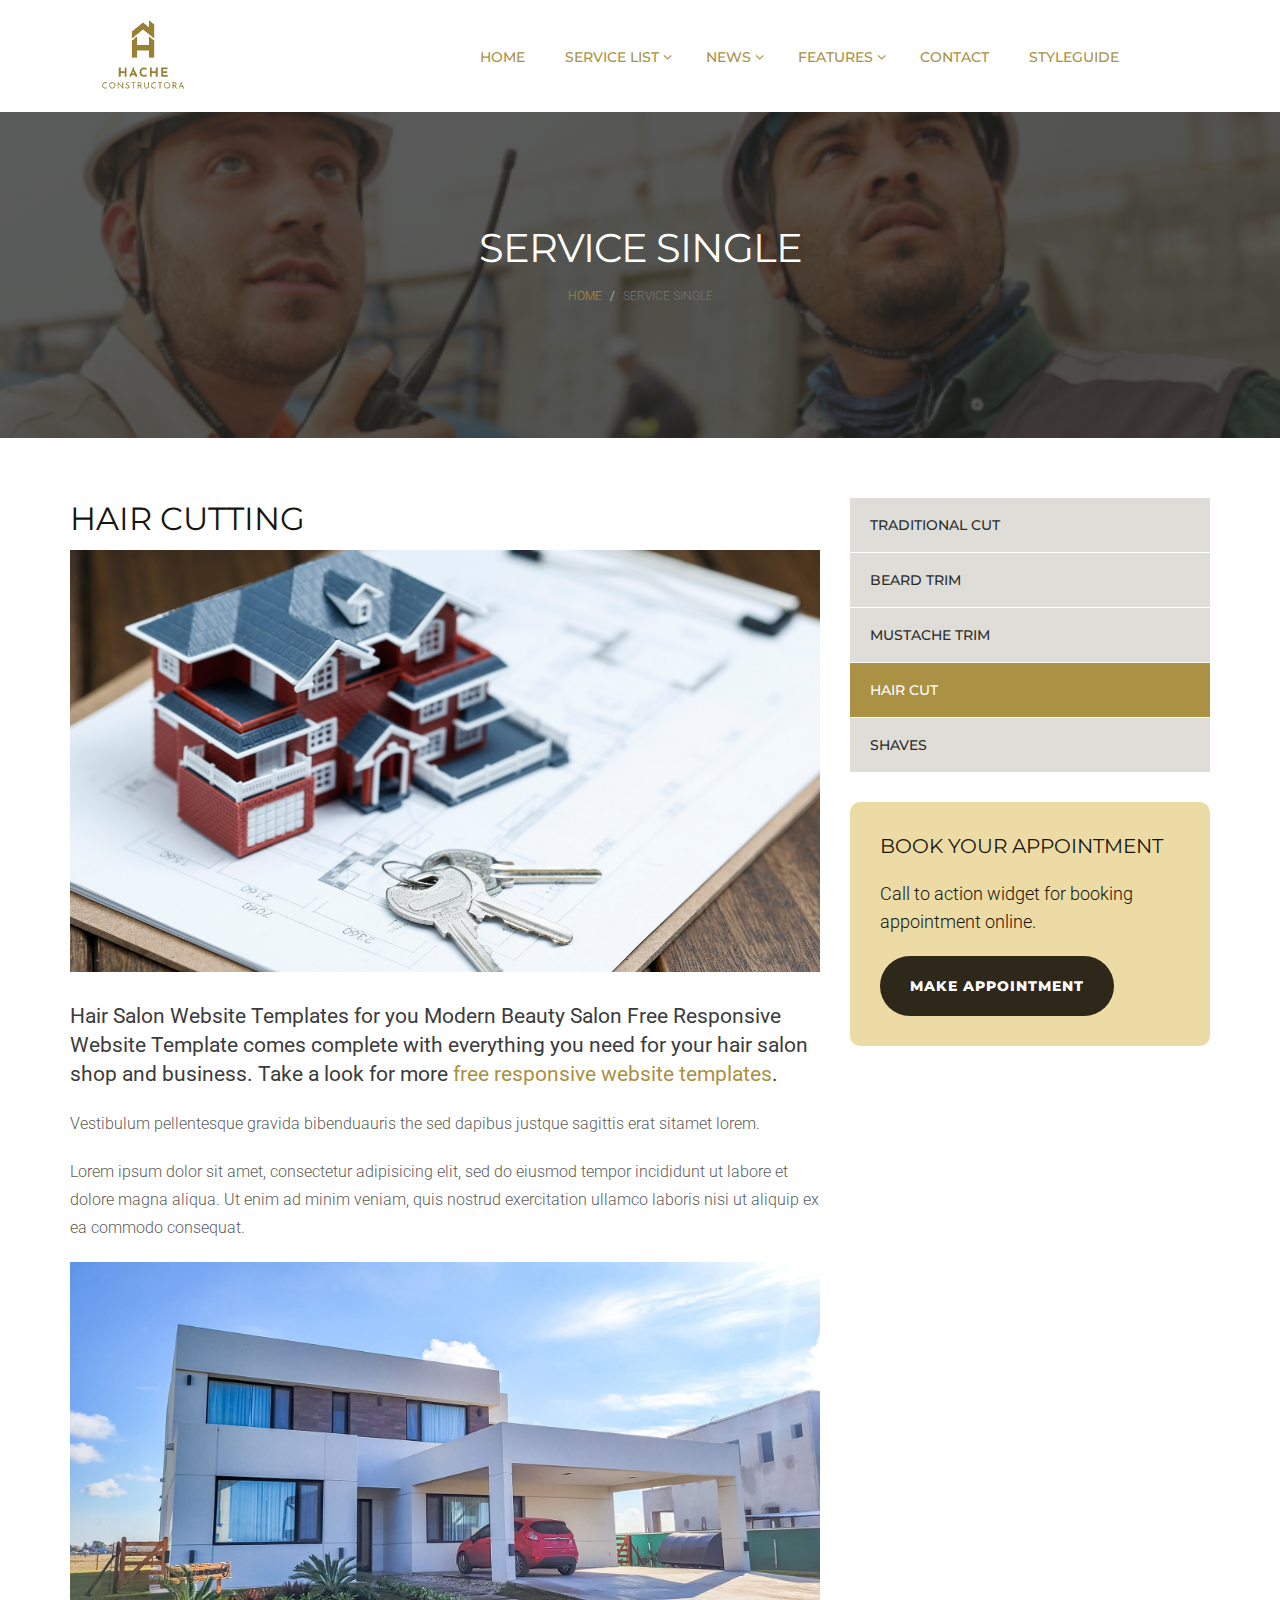
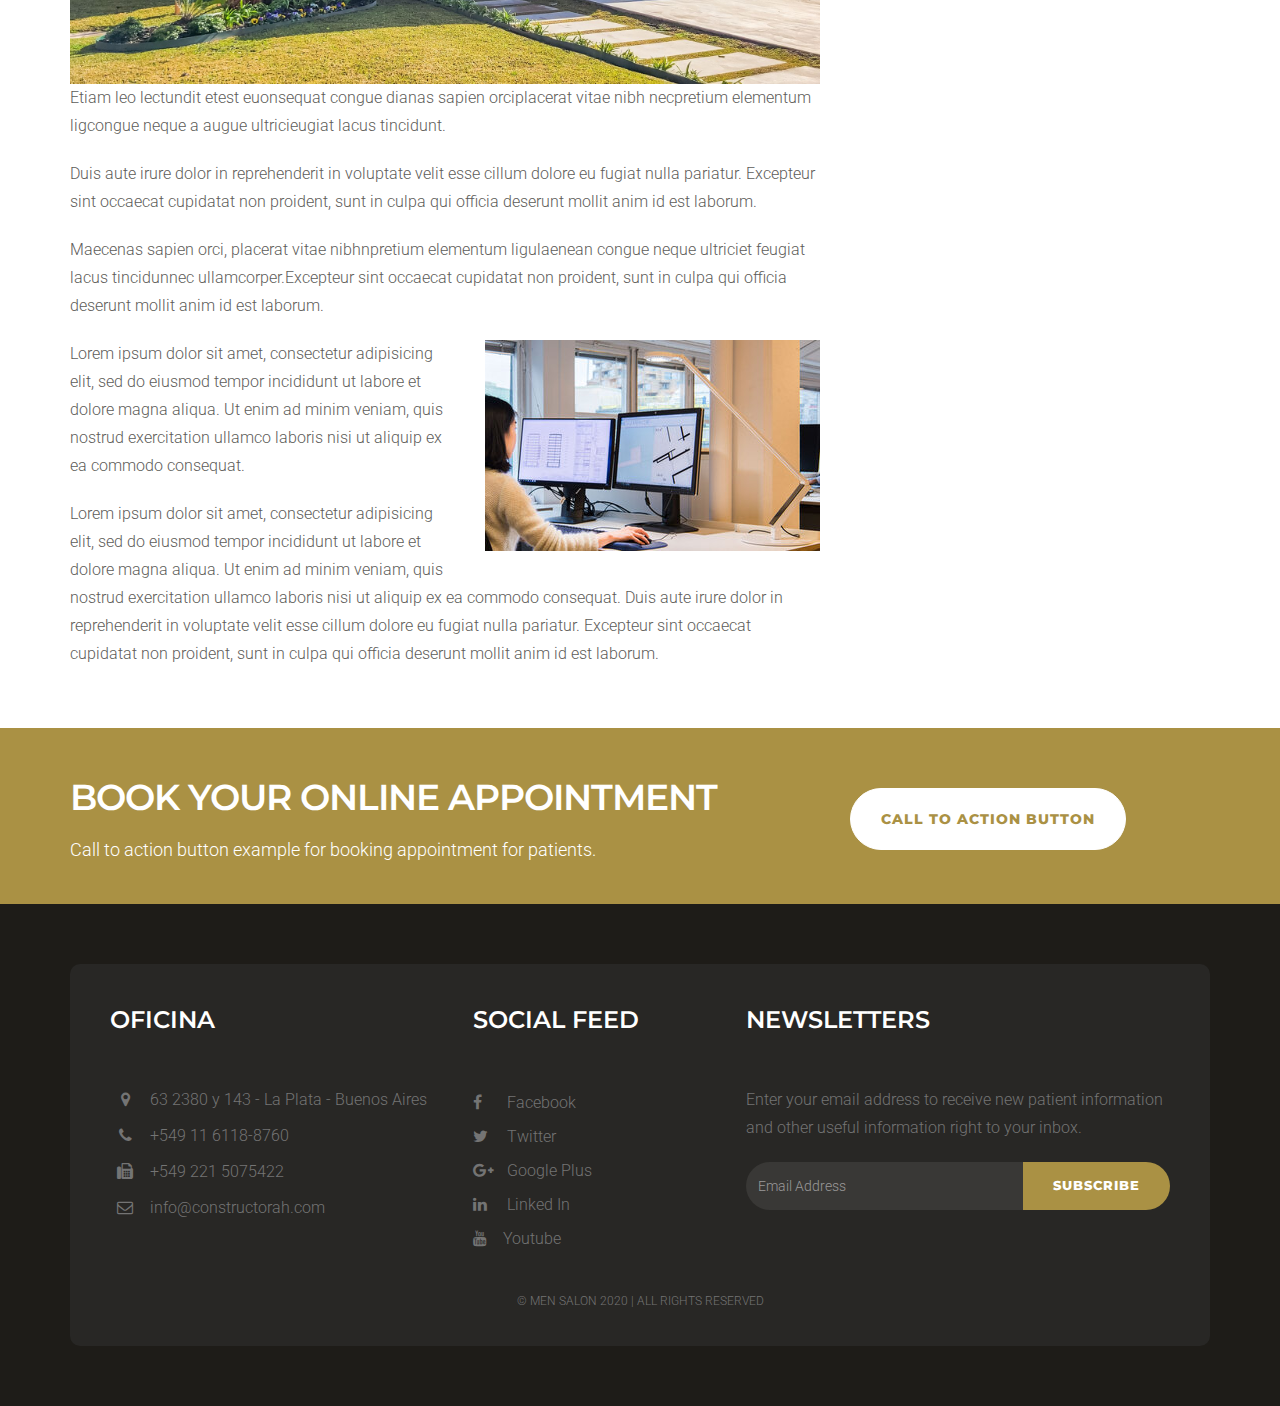
<file: service-detail.html>
<!DOCTYPE html>
<html lang="en">

<head>
    <meta charset="utf-8">
    <meta http-equiv="X-UA-Compatible" content="IE=edge">
    <meta name="viewport" content="width=device-width, initial-scale=1">
    <!-- The above 3 meta tags *must* come first in the head; any other head content must come *after* these tags -->
    <meta name="description" content="Hair salon templates for mens hair cut service provider.">
    <meta name="keywords" content="hair salon website templates free download, html5 template, free responsive website templates, website layout,html5 website templates, template for website design, beauty HTML5 templates, cosmetics website templates free download">
    <title>Men Salon | Hair Salon Website Templates Free Download</title>
    <!-- Bootstrap -->
    <link href="css/bootstrap.min.css" rel="stylesheet">
    <!-- Google Fonts -->
    <link href="https://fonts.googleapis.com/css?family=Roboto:300,300i,400,400i,500,500i,700,700i%7cMontserrat:300,300i,400,400i,500,500i,600,600i,700,700i" rel="stylesheet">
    <!-- Font Awesome -->
    <link href="css/font-awesome.min.css" rel="stylesheet">
    <!-- Style -->
    <link href="css/style.css" rel="stylesheet">
    <!-- HTML5 shim and Respond.js for IE8 support of HTML5 elements and media queries -->
    <!-- WARNING: Respond.js doesn't work if you view the page via file:// -->
    <!--[if lt IE 9]>
      <script src="https://oss.maxcdn.com/html5shiv/3.7.3/html5shiv.min.js"></script>
      <script src="https://oss.maxcdn.com/respond/1.4.2/respond.min.js"></script>
    <![endif]-->
</head>

<body>
    <div class="header">
        <div class="container">
            <div class="row">
                <div class="col-lg-4 col-md-4 col-sm-12 col-xs-12">
                    <a href="index.html"><img src="images/logo.png" alt=""></a>
                </div>
                <div class="col-lg-8 col-md-4 col-sm-12 col-xs-12">
                      <div class="navigation">
                        <div id="navigation">
                            <ul>
                                <li class="active"><a href="index.html" title="Home">Home</a></li>
                                <li class="has-sub"><a href="service-list.html" title="Service List">Service List</a>
                                    <ul>
                                        <li><a href="service-list.html" title="Service List">Service List</a></li>
                                        <li><a href="service-detail.html" title="Service Detail">Service Detail</a></li>
                                    </ul>
                                </li>
                                <li class="has-sub"><a href="blog-default.html" title="Blog ">News</a>
                                    <ul>
                                        <li><a href="blog-default.html" title="Blog">Blog Default</a></li>
                                        <li><a href="blog-single.html" title="Blog Single ">Blog Single</a></li>
                                    </ul>
                                </li>
                                <li><a href="#" title="Features">Features</a>
                                    <ul>
                                        <li><a href="testimonial.html" title="Service List">Testimonial</a></li>
                                        <li><a href="styleguide.html" title="Service Detail">Style Guide</a></li>
                                    </ul>
                                </li>
                                <li><a href="contact.html" title="Contact Us">Contact</a> </li>
                                <li><a href="styleguide.html" title="Styleguide">styleguide</a> </li>
                            </ul>
                        </div>
                    </div>
                </div>
            </div>
        </div>
    </div>
    <div class="page-header">
        <div class="container">
            <div class="row">
                <div class="col-lg-12 col-md-12 col-sm-12 col-xs-12">
                    <div class="page-caption">
                        <h2 class="page-title">Service Single</h2>
                        <div class="page-breadcrumb">
                            <ol class="breadcrumb">
                                <li><a href="index.html">Home</a></li>
                                <li class="active">Service Single</li>
                            </ol>
                        </div>
                    </div>
                </div>
            </div>
        </div>
    </div>
    <div class="content">
        <div class="container">
            <div class="row">
                <div class="col-lg-8 col-md-8 col-sm-12 col-xs-12">
                    <h1>Hair Cutting</h1>
                    <img src="images/service-single.jpg" alt="" class="img-responsive mb30">
                    <p class="lead"> Hair Salon Website Templates for you Modern Beauty Salon Free Responsive Website Template comes complete with everything you need for your hair salon shop and business. Take a look for more <a href="https://easetemplate.com/downloads/category/free-website-template/">free responsive website templates</a>.</p>
                    <p>Vestibulum pellentesque gravida bibenduauris the sed dapibus justque sagittis erat sitamet lorem.</p>
                    <p>Lorem ipsum dolor sit amet, consectetur adipisicing elit, sed do eiusmod tempor incididunt ut labore et dolore magna aliqua. Ut enim ad minim veniam, quis nostrud exercitation ullamco laboris nisi ut aliquip ex ea commodo consequat. </p><img src="images/left-image.jpg" class="alignleft img-responsive" alt="">
                    <p>Etiam leo lectundit etest euonsequat congue dianas sapien orciplacerat vitae nibh necpretium elementum ligcongue neque a augue ultricieugiat lacus tincidunt. </p>
                    <p>Duis aute irure dolor in reprehenderit in voluptate velit esse cillum dolore eu fugiat nulla pariatur. Excepteur sint occaecat cupidatat non proident, sunt in culpa qui officia deserunt mollit anim id est laborum.</p>
                    <p>Maecenas sapien orci, placerat vitae nibhnpretium elementum ligulaenean congue neque ultriciet feugiat lacus tincidunnec ullamcorper.Excepteur sint occaecat cupidatat non proident, sunt in culpa qui officia deserunt mollit anim id est laborum.</p>
                    <img src="images/aligntright.jpg" class="alignright img-responsive" alt="">
                    <p>Lorem ipsum dolor sit amet, consectetur adipisicing elit, sed do eiusmod tempor incididunt ut labore et dolore magna aliqua. Ut enim ad minim veniam, quis nostrud exercitation ullamco laboris nisi ut aliquip ex ea commodo consequat. </p>
                    <p>Lorem ipsum dolor sit amet, consectetur adipisicing elit, sed do eiusmod tempor incididunt ut labore et dolore magna aliqua. Ut enim ad minim veniam, quis nostrud exercitation ullamco laboris nisi ut aliquip ex ea commodo consequat. Duis aute irure dolor in reprehenderit in voluptate velit esse cillum dolore eu fugiat nulla pariatur. Excepteur sint occaecat cupidatat non proident, sunt in culpa qui officia deserunt mollit anim id est laborum.</p>
                </div>
                <div class="col-lg-4 col-md-4 col-sm-12 col-xs-12">
                    <div class="sidenav">
                        <ul class="listnone">
                            <li> <a href="#">traditional cut</a></li>
                            <li> <a href="#">beard trim</a></li>
                            <li> <a href="#">mustache trim</a></li>
                            <li> <a href="#" class="active">hair cut</a></li>
                            <li> <a href="#">shaves</a></li>
                        </ul>
                    </div>
                    <div class="widget widget-call-to-action">
                        <h1 class="widget-title">Book Your Appointment</h1>
                        <p class="text-white">Call to action widget for booking appointment online.</p>
                        <a href="#" class="btn btn-primary btn-lg">Make Appointment</a>
                    </div>
                </div>
            </div>
        </div>
    </div>
    <div class="space-small bg-primary">
        <!-- call to action -->
        <div class="container">
            <div class="row">
                <div class="col-lg-8 col-sm-7 col-md-8 col-xs-12">
                    <h1 class="cta-title">Book your online appointment</h1>
                    <p class="cta-text"> Call to action button example for booking appointment for patients.</p>
                </div>
                <div class="col-lg-4 col-sm-5 col-md-4 col-xs-12">
                    <a href="#" class="btn btn-white btn-lg mt20">Call to action Button</a>
                </div>
            </div>
        </div>
    </div>
     <div class="footer">
        <!-- footer-->
        <div class="container">
            <div class="footer-block">
                <!-- footer block -->
                <div class="row">
                    <div class="col-lg-4 col-md-4 col-sm-6 col-xs-12">
                        <div class="footer-widget">
                            <h2 class="widget-title">Oficina</h2>
                            <ul class="listnone contact">
                                <li><i class="fa fa-map-marker"></i> 63 2380 y 143 - La Plata - Buenos Aires </li>
                                <li><i class="fa fa-phone"></i> +549 11 6118-8760</li>
                                <li><i class="fa fa-fax"></i> +549 221 5075422</li>
                                <li><i class="fa fa-envelope-o"></i> info@constructorah.com</li>
                            </ul>
                        </div>
                    </div>
                    <div class="col-lg-3 col-md-3 col-sm-6 col-xs-12">
                        <div class="footer-widget footer-social">
                            <!-- social block -->
                            <h2 class="widget-title">Social Feed</h2>
                            <ul class="listnone">
                                <li>
                                    <a href="#"> <i class="fa fa-facebook"></i> Facebook </a>
                                </li>
                                <li><a href="#"><i class="fa fa-twitter"></i> Twitter</a></li>
                                <li><a href="#"><i class="fa fa-google-plus"></i> Google Plus</a></li>
                                <li><a href="#"><i class="fa fa-linkedin"></i> Linked In</a></li>
                                <li>
                                    <a href="#"> <i class="fa fa-youtube"></i>Youtube</a>
                                </li>
                            </ul>
                        </div>
                        <!-- /.social block -->
                    </div>
                    <div class="col-lg-5 col-md-5 col-sm-12 col-xs-12">
                        <div class="footer-widget widget-newsletter">
                            <!-- newsletter block -->
                            <h2 class="widget-title">Newsletters</h2>
                            <p>Enter your email address to receive new patient information and other useful information right to your inbox.</p>
                            <div class="input-group">
                                <input type="text" class="form-control" placeholder="Email Address">
                                <span class="input-group-btn">
                            <button class="btn btn-default" type="button">Subscribe</button>
                            </span>
                            </div>
                            <!-- /input-group -->
                        </div>
                        <!-- newsletter block -->
                    </div>
                </div>
                <div class="tiny-footer">
                    <!-- tiny footer block -->
                    <div class="row">
                        <div class="col-lg-12 col-md-12 col-sm-12 col-xs-12">
                            <div class="copyright-content">
                                <p>© Men Salon 2020 | all rights reserved</p>
                            </div>
                        </div>
                    </div>
                </div>
                <!-- /.tiny footer block -->
            </div>
            <!-- /.footer block -->
        </div>
    </div>
    <!-- /.footer-->
    
    <!-- jQuery (necessary for Bootstrap's JavaScript plugins) -->
    <script src="js/jquery.min.js"></script>
    <!-- Include all compiled plugins (below), or include individual files as needed -->
    <script src="js/bootstrap.min.js"></script>
    <script src="js/menumaker.js"></script>
    <script src="js/jquery.sticky.js"></script>
    <script src="js/sticky-header.js"></script>
</body>

</html>
</file>
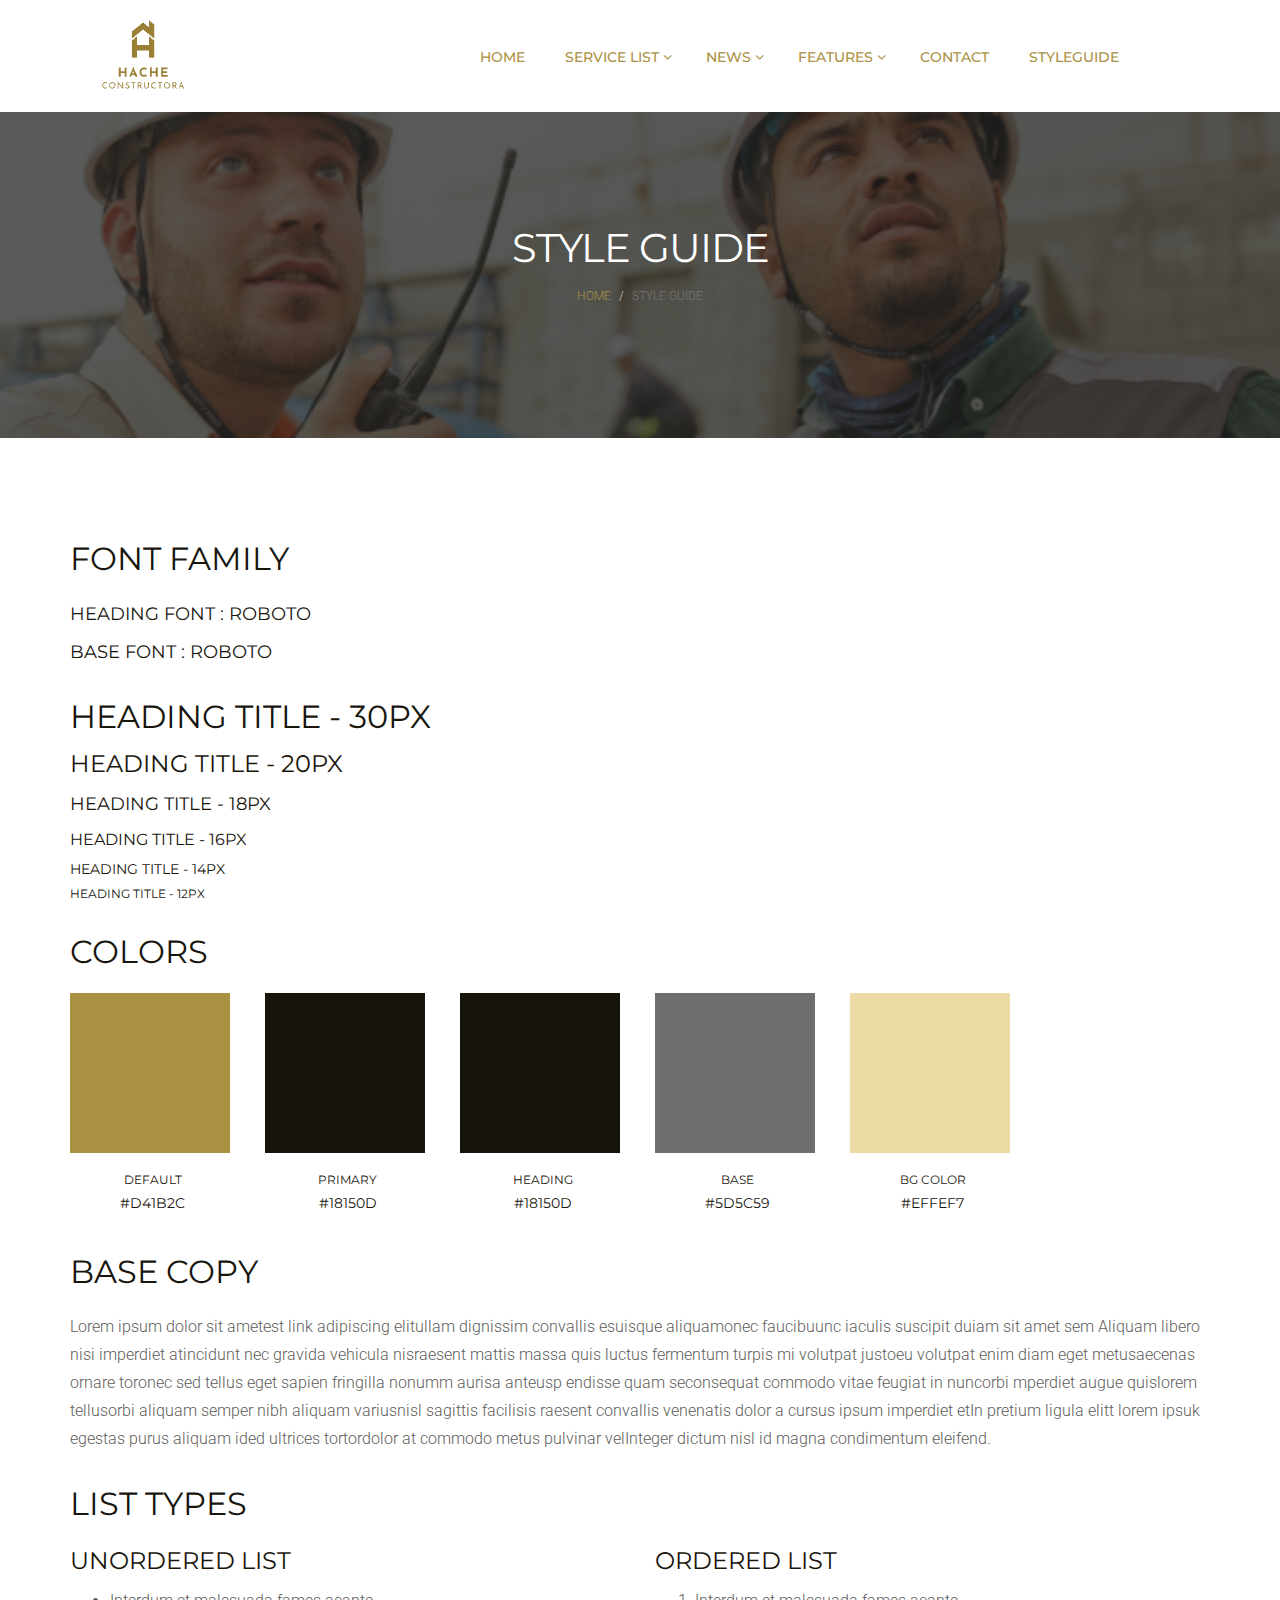
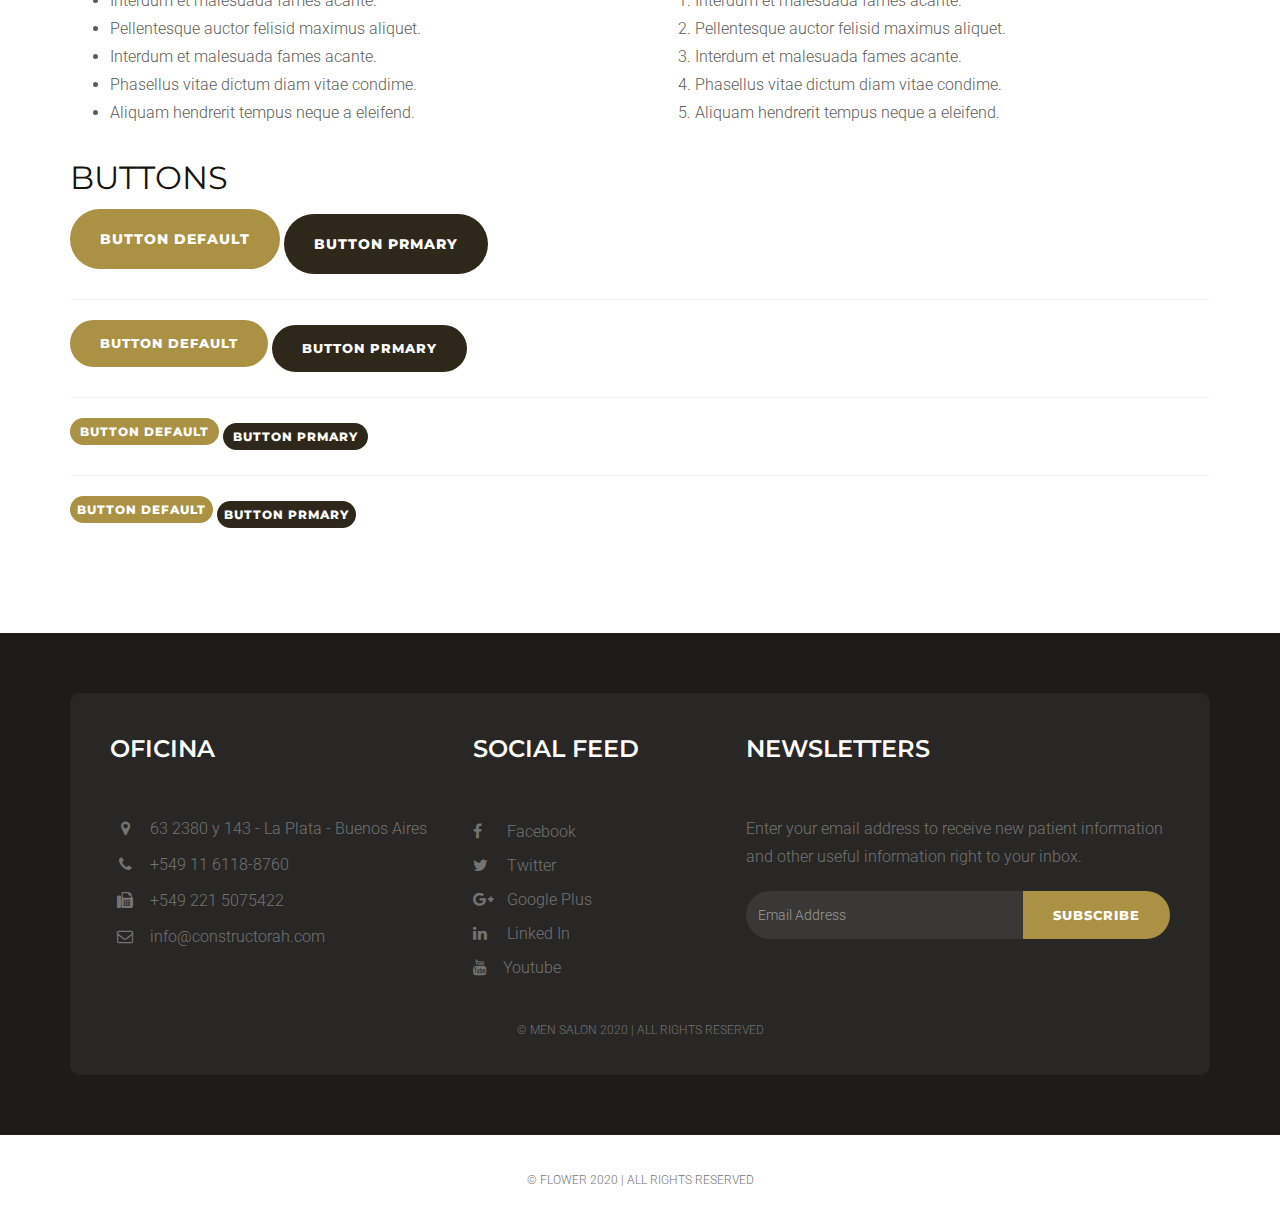
<file: styleguide.html>
<!DOCTYPE html>
<html lang="en">

<head>
    <meta charset="utf-8">
    <meta http-equiv="X-UA-Compatible" content="IE=edge">
    <meta name="viewport" content="width=device-width, initial-scale=1">
    <!-- The above 3 meta tags *must* come first in the head; any other head content must come *after* these tags -->
    <meta name="description" content="Hair salon templates for mens hair cut service provider.">
    <meta name="keywords" content="hair salon website templates free download, html5 template, free responsive website templates, website layout,html5 website templates, template for website design, beauty HTML5 templates, cosmetics website templates free download">
    <title>Men Salon | Hair Salon Website Templates Free Download</title>
    <!-- Bootstrap -->
    <link href="css/bootstrap.min.css" rel="stylesheet">
    <!-- Google Fonts -->
    <link href="https://fonts.googleapis.com/css?family=Roboto:300,300i,400,400i,500,500i,700,700i%7cMontserrat:300,300i,400,400i,500,500i,600,600i,700,700i" rel="stylesheet">
    <!-- Font Awesome -->
    <link href="css/font-awesome.min.css" rel="stylesheet">
    <!-- Style -->
    <link href="css/style.css" rel="stylesheet">
    <!-- HTML5 shim and Respond.js for IE8 support of HTML5 elements and media queries -->
    <!-- WARNING: Respond.js doesn't work if you view the page via file:// -->
    <!--[if lt IE 9]>
      <script src="https://oss.maxcdn.com/html5shiv/3.7.3/html5shiv.min.js"></script>
      <script src="https://oss.maxcdn.com/respond/1.4.2/respond.min.js"></script>
    <![endif]-->
</head>

<body>
    <div class="header">
        <div class="container">
            <div class="row">
                <div class="col-lg-4 col-md-4 col-sm-12 col-xs-12">
                    <a href="index.html"><img src="images/logo.png" alt=""></a>
                </div>
                <div class="col-lg-8 col-md-4 col-sm-12 col-xs-12">
                      <div class="navigation">
                        <div id="navigation">
                            <ul>
                                <li class="active"><a href="index.html" title="Home">Home</a></li>
                                <li class="has-sub"><a href="service-list.html" title="Service List">Service List</a>
                                    <ul>
                                        <li><a href="service-list.html" title="Service List">Service List</a></li>
                                        <li><a href="service-detail.html" title="Service Detail">Service Detail</a></li>
                                    </ul>
                                </li>
                                <li class="has-sub"><a href="blog-default.html" title="Blog ">News</a>
                                    <ul>
                                        <li><a href="blog-default.html" title="Blog">Blog Default</a></li>
                                        <li><a href="blog-single.html" title="Blog Single ">Blog Single</a></li>
                                    </ul>
                                </li>
                                <li><a href="#" title="Features">Features</a>
                                    <ul>
                                        <li><a href="testimonial.html" title="Service List">Testimonial</a></li>
                                        <li><a href="styleguide.html" title="Service Detail">Style Guide</a></li>
                                    </ul>
                                </li>
                                <li><a href="contact.html" title="Contact Us">Contact</a> </li>
                                <li><a href="styleguide.html" title="Styleguide">styleguide</a> </li>
                            </ul>
                        </div>
                    </div>
                </div>
            </div>
        </div>
    </div>
    <div class="page-header">
        <div class="container">
            <div class="row">
                <div class="col-lg-12 col-md-12 col-sm-12 col-xs-12">
                    <div class="page-caption">
                        <h2 class="page-title">Style Guide</h2>
                        <div class="page-breadcrumb">
                            <ol class="breadcrumb">
                                <li><a href="index.html">Home</a></li>
                                <li class="active">Style Guide</li>
                            </ol>
                        </div>
                    </div>
                </div>
            </div>
        </div>
    </div>
    <div class="space-medium">
        <div class="container">
            <div class="row">
                <div class="col-lg-12 col-md-12 col-sm-12 col-xs-12">
                    <div class="mb30">
                        <h1 class="mb20">Font Family</h1>
                        <h3>Heading Font : Roboto</h3>
                        <h3>Base Font : Roboto </h3>
                        </div>
                      
      </div>
      <div class="col-lg-12 col-md-12 col-sm-12 col-xs-12">
                <div class="mb30">
                  <h1>Heading title    -    30px</h1>
                  <h2>Heading title    -    20px</h2>
                  <h3>Heading title    -    18px</h3>
                        <h4>Heading title   -    16px</h4>
                        <h5>Heading title    -    14px</h5>
                        <h6>Heading title    -    12px</h6>
                    </div>
                </div>
                <div class="col-lg-12 col-md-12 col-sm-12 col-xs-12">
                    <div class="mb30">
                        <h1 class="mb20">Colors</h1>
                        <div class="row">
                            <div class="col-lg-2 col-md-2 col-sm-4 col-xs-12 text-center">
                                <div class="box-default-color"> </div>
                                <div class="box-info">
                                    <h6 class="mt20">DEFAULT</h6>
                                    <h5>#d41b2c</h5>
                                </div>
                            </div>
                            <div class="col-lg-2 col-md-2 col-sm-4 col-xs-12 text-center">
                                <div class="box-primary-color"> </div>
                                <div class="box-info">
                                    <h6 class="mt20">PRIMARY</h6>
                                    <h5>#18150d</h5>
                                </div>
                            </div>
                            <div class="col-lg-2 col-md-2 col-sm-4 col-xs-12 text-center">
                                <div class="box-heading-color"></div>
                                <div class="box-info">
                                    <h6 class="mt20">HEADING</h6>
                                    <h5>#18150d</h5>
                                </div>
                            </div>
                            <div class="col-lg-2 col-md-2 col-sm-4 col-xs-12 text-center">
                                <div class="box-secondary-color"> </div>
                                <div class="box-info">
                                    <h6 class="mt20">BASE</h6>
                                    <h5>#5d5c59</h5>
                                </div>
                            </div>
                            <div class="col-lg-2 col-md-2 col-sm-4 col-xs-12 text-center">
                                <div class="box-bg-color"> </div>
                                <div class="box-info">
                                    <h6 class="mt20">BG COLOR</h6>
                                    <h5>#effef7</h5>
                                </div>
                            </div>
                            <div class="col-lg-2 col-md-2 col-sm-4 col-xs-12 text-center"></div>
                        </div>
                    </div>
                </div>
                <div class="col-lg-12 col-md-12 col-sm-12 col-xs-12">
                    <div class="mb30">
                        <h1 class="mb20">Base Copy</h1>
                        <p>Lorem ipsum dolor sit ametest link adipiscing elitullam dignissim convallis esuisque aliquamonec faucibuunc iaculis suscipit duiam sit amet sem Aliquam libero nisi imperdiet atincidunt nec gravida vehicula nisraesent mattis massa quis luctus fermentum turpis mi volutpat justoeu volutpat enim diam eget metusaecenas ornare toronec sed tellus eget sapien fringilla nonumm aurisa anteusp endisse quam seconsequat commodo vitae feugiat in nuncorbi mperdiet augue quislorem tellusorbi aliquam semper nibh aliquam variusnisl sagittis facilisis raesent convallis venenatis dolor a cursus ipsum imperdiet etIn pretium ligula elitt lorem ipsuk egestas purus aliquam ided ultrices tortordolor at commodo metus pulvinar velInteger dictum nisl id magna condimentum eleifend. </p>
                    </div>
                </div>
                <div class="col-lg-12 col-md-12 col-sm-12 col-xs-12">
                    <div class="mb30">
                        <h1 class="mb20">List Types</h1>
                        <div class="row">
                            <div class="col-lg-6 col-md-6 col-sm-6 col-xs-12">
                                <h2 class="mb10">Unordered List</h2>
                                <ul class="">
                                    <li>Interdum et malesuada fames acante.</li>
                                    <li>Pellentesque auctor felisid maximus aliquet.</li>
                                    <li>Interdum et malesuada fames acante.</li>
                                    <li>Phasellus vitae dictum diam vitae condime.</li>
                                    <li>Aliquam hendrerit tempus neque a eleifend. </li>
                                </ul>
                            </div>
                            <div class="col-lg-6 col-md-6 col-sm-6 col-xs-12">
                                <h2 class="mb10">Ordered List</h2>
                                <ol class="">
                                    <li>Interdum et malesuada fames acante.</li>
                                    <li>Pellentesque auctor felisid maximus aliquet.</li>
                                    <li>Interdum et malesuada fames acante.</li>
                                    <li>Phasellus vitae dictum diam vitae condime.</li>
                                    <li>Aliquam hendrerit tempus neque a eleifend. </li>
                                </ol>
                            </div>
                        </div>
                    </div>
                </div>
                <div class="col-lg-12 col-md-12 col-sm-12 col-xs-12">
                    <h1>Buttons</h1>
                    <div class="row">
                        <div class="col-lg-12 col-md-12 col-sm-12 col-xs-12">
                            <a href="#" class="btn btn-default btn-lg mb10">Button Default</a>
                            <a href="#" class="btn btn-primary btn-lg">Button Prmary</a>
                            <hr>
                            <a href="#" class="btn btn-default mb10">Button Default</a>
                            <a href="#" class="btn btn-primary">Button Prmary</a>
                            <hr>
                            <a href="#" class="btn btn-default btn-sm mb10">Button Default</a>
                            <a href="#" class="btn btn-primary btn-sm">Button Prmary</a>
                            <hr>
                            <a href="#" class="btn btn-default btn-xs mb10">Button Default</a>
                            <a href="#" class="btn btn-primary btn-xs">Button Prmary</a>
                        </div>
                    </div>
                </div>
            </div>
        </div>
    </div>
   <div class="footer">
        <!-- footer-->
        <div class="container">
            <div class="footer-block">
                <!-- footer block -->
                <div class="row">
                    <div class="col-lg-4 col-md-4 col-sm-6 col-xs-12">
                        <div class="footer-widget">
                            <h2 class="widget-title">Oficina</h2>
                            <ul class="listnone contact">
                                <li><i class="fa fa-map-marker"></i> 63 2380 y 143 - La Plata - Buenos Aires </li>
                                <li><i class="fa fa-phone"></i> +549 11 6118-8760</li>
                                <li><i class="fa fa-fax"></i> +549 221 5075422</li>
                                <li><i class="fa fa-envelope-o"></i> info@constructorah.com</li>
                            </ul>
                        </div>
                    </div>
                    <div class="col-lg-3 col-md-3 col-sm-6 col-xs-12">
                        <div class="footer-widget footer-social">
                            <!-- social block -->
                            <h2 class="widget-title">Social Feed</h2>
                            <ul class="listnone">
                                <li>
                                    <a href="#"> <i class="fa fa-facebook"></i> Facebook </a>
                                </li>
                                <li><a href="#"><i class="fa fa-twitter"></i> Twitter</a></li>
                                <li><a href="#"><i class="fa fa-google-plus"></i> Google Plus</a></li>
                                <li><a href="#"><i class="fa fa-linkedin"></i> Linked In</a></li>
                                <li>
                                    <a href="#"> <i class="fa fa-youtube"></i>Youtube</a>
                                </li>
                            </ul>
                        </div>
                        <!-- /.social block -->
                    </div>
                    <div class="col-lg-5 col-md-5 col-sm-12 col-xs-12">
                        <div class="footer-widget widget-newsletter">
                            <!-- newsletter block -->
                            <h2 class="widget-title">Newsletters</h2>
                            <p>Enter your email address to receive new patient information and other useful information right to your inbox.</p>
                            <div class="input-group">
                                <input type="text" class="form-control" placeholder="Email Address">
                                <span class="input-group-btn">
                            <button class="btn btn-default" type="button">Subscribe</button>
                            </span>
                            </div>
                            <!-- /input-group -->
                        </div>
                        <!-- newsletter block -->
                    </div>
                </div>
                <div class="tiny-footer">
                    <!-- tiny footer block -->
                    <div class="row">
                        <div class="col-lg-12 col-md-12 col-sm-12 col-xs-12">
                            <div class="copyright-content">
                                <p>© Men Salon 2020 | all rights reserved</p>
                            </div>
                        </div>
                    </div>
                </div>
                <!-- /.tiny footer block -->
            </div>
            <!-- /.footer block -->
        </div>
    </div>
    <!-- /.footer-->
    <div class="tiny-footer">
        <div class="container">
            <div class="row">
                <div class="col-lg-12 col-md-12 col-sm-12 col-xs-12">
                    <div class="copyright-content">
                        <p>© Flower 2020 | all rights reserved</p>
                    </div>
                </div>
            </div>
        </div>
    </div>
    <!-- jQuery (necessary for Bootstrap's JavaScript plugins) -->
    <script src="js/jquery.min.js"></script>
    <!-- Include all compiled plugins (below), or include individual files as needed -->
    <script src="js/bootstrap.min.js"></script>
    <script src="js/menumaker.js"></script>
    <script src="js/jquery.sticky.js"></script>
    <script src="js/sticky-header.js"></script>
</body>

</html>
</file>
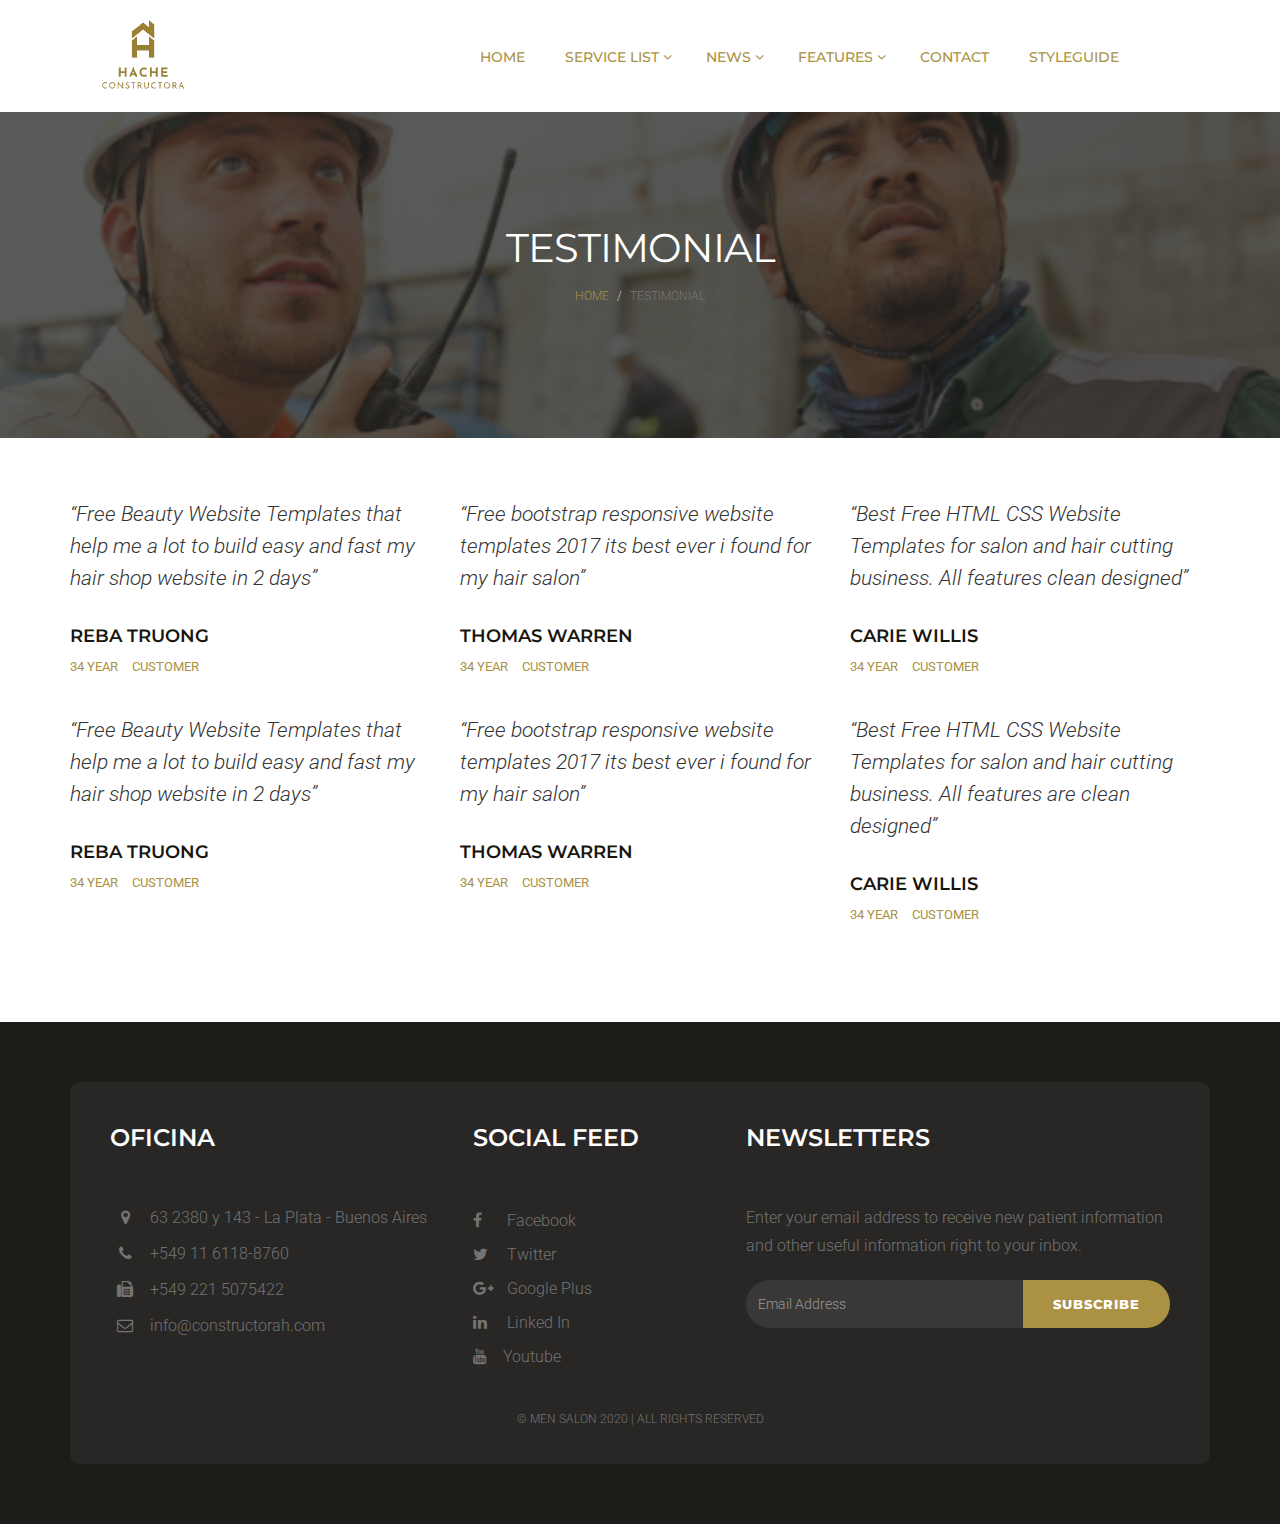
<file: testimonial.html>
<!DOCTYPE html>
<html lang="en">

<head>
    <meta charset="utf-8">
    <meta http-equiv="X-UA-Compatible" content="IE=edge">
    <meta name="viewport" content="width=device-width, initial-scale=1">
    <!-- The above 3 meta tags *must* come first in the head; any other head content must come *after* these tags -->
    <meta name="description" content="Hair salon templates for mens hair cut service provider.">
    <meta name="keywords" content="hair salon website templates free download, html5 template, free responsive website templates, website layout,html5 website templates, template for website design, beauty HTML5 templates, cosmetics website templates free download">
    <title>Men Salon | Hair Salon Website Templates Free Download</title>
    <!-- Bootstrap -->
    <link href="css/bootstrap.min.css" rel="stylesheet">
    <!-- Google Fonts -->
    <link href="https://fonts.googleapis.com/css?family=Roboto:300,300i,400,400i,500,500i,700,700i%7cMontserrat:300,300i,400,400i,500,500i,600,600i,700,700i" rel="stylesheet">
    <!-- Font Awesome -->
    <link href="css/font-awesome.min.css" rel="stylesheet">
    <!-- Style -->
    <link href="css/style.css" rel="stylesheet">
    <!-- HTML5 shim and Respond.js for IE8 support of HTML5 elements and media queries -->
    <!-- WARNING: Respond.js doesn't work if you view the page via file:// -->
    <!--[if lt IE 9]>
      <script src="https://oss.maxcdn.com/html5shiv/3.7.3/html5shiv.min.js"></script>
      <script src="https://oss.maxcdn.com/respond/1.4.2/respond.min.js"></script>
    <![endif]-->
</head>

<body>
    <div class="header">
        <div class="container">
            <div class="row">
                <div class="col-lg-4 col-md-4 col-sm-12 col-xs-12">
                    <a href="index.html"><img src="images/logo.png" alt=""></a>
                </div>
                <div class="col-lg-8 col-md-4 col-sm-12 col-xs-12">
                      <div class="navigation">
                        <div id="navigation">
                            <ul>
                                <li class="active"><a href="index.html" title="Home">Home</a></li>
                                <li class="has-sub"><a href="service-list.html" title="Service List">Service List</a>
                                    <ul>
                                        <li><a href="service-list.html" title="Service List">Service List</a></li>
                                        <li><a href="service-detail.html" title="Service Detail">Service Detail</a></li>
                                    </ul>
                                </li>
                                <li class="has-sub"><a href="blog-default.html" title="Blog ">News</a>
                                    <ul>
                                        <li><a href="blog-default.html" title="Blog">Blog Default</a></li>
                                        <li><a href="blog-single.html" title="Blog Single ">Blog Single</a></li>
                                    </ul>
                                </li>
                                <li><a href="#" title="Features">Features</a>
                                    <ul>
                                        <li><a href="testimonial.html" title="Service List">Testimonial</a></li>
                                        <li><a href="styleguide.html" title="Service Detail">Style Guide</a></li>
                                    </ul>
                                </li>
                                <li><a href="contact.html" title="Contact Us">Contact</a> </li>
                                <li><a href="styleguide.html" title="Styleguide">styleguide</a> </li>
                            </ul>
                        </div>
                    </div>
                </div>
            </div>
        </div>
    </div>
    <div class="page-header">
        <div class="container">
            <div class="row">
                <div class="col-lg-12 col-md-12 col-sm-12 col-xs-12">
                    <div class="page-caption">
                        <h2 class="page-title">Testimonial</h2>
                        <div class="page-breadcrumb">
                            <ol class="breadcrumb">
                                <li><a href="index.html">Home</a></li>
                                <li class="active">Testimonial</li>
                            </ol>
                        </div>
                    </div>
                </div>
            </div>
        </div>
    </div>
    <div class="content">
        <div class="container">
            <div class="row">
                <div class="col-lg-4 col-md-4 col-sm-6 col-xs-12">
                    <div class="testimonial-block">
                        <!-- testimonial block -->
                        <div class="testimonial-content">
                            <p class="testimonial-text">“Free Beauty Website Templates that help me a lot to build easy and fast my hair shop website in 2 days”</p>
                        </div>
                        <div class="testimonial-info">
                            <h4 class="testimonial-name">Reba Truong</h4>
                            <span class="testimonial-meta">34 Year</span> <span class="testimonial-meta">Customer</span> </div>
                    </div>
                    <!--/. testimonial block -->
                </div>
                <div class="col-lg-4 col-md-4 col-sm-6 col-xs-12">
                    <div class="testimonial-block">
                        <!-- testimonial block -->
                        <div class="testimonial-content">
                            <p class="testimonial-text">“Free bootstrap responsive website templates 2017 its best ever i found for my hair salon”</p>
                        </div>
                        <div class="testimonial-info">
                            <h4 class="testimonial-name">Thomas Warren</h4>
                            <span class="testimonial-meta">34 Year</span> <span class="testimonial-meta ">Customer</span> </div>
                    </div>
                    <!--/. testimonial block -->
                </div>
                <div class="col-lg-4 col-md-4 col-sm-6 col-xs-12">
                    <div class="testimonial-block">
                        <!-- testimonial block -->
                        <div class="testimonial-content">
                            <p class="testimonial-text">“Best Free HTML CSS Website Templates for salon and hair cutting business. All features clean designed”</p>
                        </div>
                        <div class="testimonial-info">
                            <h4 class="testimonial-name">Carie Willis</h4>
                            <span class="testimonial-meta">34 Year</span> <span class="testimonial-meta">Customer</span> </div>
                    </div>
                    <!--/. testimonial block -->
                </div>
                <div class="col-lg-4 col-md-4 col-sm-6 col-xs-12">
                    <div class="testimonial-block">
                        <!-- testimonial block -->
                        <div class="testimonial-content">
                            <p class="testimonial-text">“Free Beauty Website Templates that help me a lot to build easy and fast my hair shop website in 2 days”</p>
                        </div>
                        <div class="testimonial-info">
                            <h4 class="testimonial-name">Reba Truong</h4>
                            <span class="testimonial-meta">34 Year</span> <span class="testimonial-meta">Customer</span> </div>
                    </div>
                    <!--/. testimonial block -->
                </div>
                <div class="col-lg-4 col-md-4 col-sm-6 col-xs-12">
                    <div class="testimonial-block">
                        <!-- testimonial block -->
                        <div class="testimonial-content">
                            <p class="testimonial-text">“Free bootstrap responsive website templates 2017 its best ever i found for my hair salon”</p>
                        </div>
                        <div class="testimonial-info">
                            <h4 class="testimonial-name">Thomas Warren</h4>
                            <span class="testimonial-meta">34 Year</span> <span class="testimonial-meta ">Customer</span> </div>
                    </div>
                    <!--/. testimonial block -->
                </div>
                <div class="col-lg-4 col-md-4 col-sm-6 col-xs-12">
                    <div class="testimonial-block">
                        <!-- testimonial block -->
                        <div class="testimonial-content">
                            <p class="testimonial-text">“Best Free HTML CSS Website Templates for salon and hair cutting business. All features are clean designed”</p>
                        </div>
                        <div class="testimonial-info">
                            <h4 class="testimonial-name">Carie Willis</h4>
                            <span class="testimonial-meta">34 Year</span> <span class="testimonial-meta">Customer</span> </div>
                    </div>
                    <!--/. testimonial block -->
                </div>
            </div>
        </div>
    </div>
    <div class="footer">
        <!-- footer-->
        <div class="container">
            <div class="footer-block">
                <!-- footer block -->
                <div class="row">
                    <div class="col-lg-4 col-md-4 col-sm-6 col-xs-12">
                        <div class="footer-widget">
                            <h2 class="widget-title">Oficina</h2>
                            <ul class="listnone contact">
                                <li><i class="fa fa-map-marker"></i> 63 2380 y 143 - La Plata - Buenos Aires </li>
                                <li><i class="fa fa-phone"></i> +549 11 6118-8760</li>
                                <li><i class="fa fa-fax"></i> +549 221 5075422</li>
                                <li><i class="fa fa-envelope-o"></i> info@constructorah.com</li>
                            </ul>
                        </div>
                    </div>
                    <div class="col-lg-3 col-md-3 col-sm-6 col-xs-12">
                        <div class="footer-widget footer-social">
                            <!-- social block -->
                            <h2 class="widget-title">Social Feed</h2>
                            <ul class="listnone">
                                <li>
                                    <a href="#"> <i class="fa fa-facebook"></i> Facebook </a>
                                </li>
                                <li><a href="#"><i class="fa fa-twitter"></i> Twitter</a></li>
                                <li><a href="#"><i class="fa fa-google-plus"></i> Google Plus</a></li>
                                <li><a href="#"><i class="fa fa-linkedin"></i> Linked In</a></li>
                                <li>
                                    <a href="#"> <i class="fa fa-youtube"></i>Youtube</a>
                                </li>
                            </ul>
                        </div>
                        <!-- /.social block -->
                    </div>
                    <div class="col-lg-5 col-md-5 col-sm-12 col-xs-12">
                        <div class="footer-widget widget-newsletter">
                            <!-- newsletter block -->
                            <h2 class="widget-title">Newsletters</h2>
                            <p>Enter your email address to receive new patient information and other useful information right to your inbox.</p>
                            <div class="input-group">
                                <input type="text" class="form-control" placeholder="Email Address">
                                <span class="input-group-btn">
                            <button class="btn btn-default" type="button">Subscribe</button>
                            </span>
                            </div>
                            <!-- /input-group -->
                        </div>
                        <!-- newsletter block -->
                    </div>
                </div>
                <div class="tiny-footer">
                    <!-- tiny footer block -->
                    <div class="row">
                        <div class="col-lg-12 col-md-12 col-sm-12 col-xs-12">
                            <div class="copyright-content">
                                <p>© Men Salon 2020 | all rights reserved</p>
                            </div>
                        </div>
                    </div>
                </div>
                <!-- /.tiny footer block -->
            </div>
            <!-- /.footer block -->
        </div>
    </div>
    <!-- /.footer-->
    <!-- jQuery (necessary for Bootstrap's JavaScript plugins) -->
    <script src="js/jquery.min.js"></script>
    <!-- Include all compiled plugins (below), or include individual files as needed -->
    <script src="js/bootstrap.min.js"></script>
    <script src="js/menumaker.js"></script>
    <script src="js/jquery.sticky.js"></script>
    <script src="js/sticky-header.js"></script>
</body>

</html>
</file>
<file: css/style.css>
@charset "UTF-8";

/* CSS Document */

/*------------------------------------------------------------------

Template Name:      Hair Salon Website Templates Free Download
Version:            1.0.0
Created Date:       30/03/2017 
Author:             Jitu Chauhan 

------------------------------------------------------------------
[CSS Table of contents]

1.  Body / Typography 
2.  Form Elements
3.  Buttons
4.  General / Elements
        4.1 Section space
        4.2 Margin space
        4.3 Padding space
        4.4 Background color
        4.5 Features
        4.7 Call to actions
        4.8 Img hover effect
        4.9 Icon
        -----------------------
5. Header / Navigations
        5.1 Header Regular
        5.2 Header Transparent
        5.3 Navigation Regular
        5.4 Page Header

        -----------------------
6. Slider
        6.1 Slider
        -----------------------
7. Content
8. Footers
9. Pages
    9.1  Service
    9.2  Service Single / sidebar with sidenav
    9.3  Testimonial
    9.4  Contact us
    9.5  Styleguide
    ------------------------------------
10.Blog
    10.1 Blog Default
    10.2 Blog Single
    ------------------------------------
11.Sidebar
    11.1 Widget
    ------------------------------------

13. Media Queries

------------------------------------------------------------------*/

/*-----------------------------------
    1. Body / Typography 
-----------------------------------*/
/*Customized
*/
.whatsapp {
    position: fixed;
    width: 60px;
    height: 60px;
    bottom: 20px;
    right: 40px;
    /* background-color: #25D366; */
    background-color: #aa9144;
    color: #fff;
    border-radius: 20px;
    text-align:center;
    /* vertical-align: middle; */
    font-size: 58px;
    /* z-index: 100; */
}

a.whatsapp:hover {
    color: #cce0cc;
}

.whatsapp-icon {
    margin-top: 2px;
}
/* .centered {
    display: flex;
    justify-content: center;
    align-items: center;
    height: 100vh;
  } */
/* End customized */
body { font-size: 16px;
    background-color: #fff;
    color: #5d5c59;
    font-family: 'Roboto', sans-serif;
    line-height: 28px;
    font-weight: 300; }
h1, h2, h3, h4, h5, h6 { margin: 0; padding: 0; margin-bottom: 10px; color: #18150d; font-weight: 400; 
    font-family: 'Montserrat', sans-serif; text-transform: uppercase; -webkit-font-smoothing: antialiased; text-rendering: optimizeLegibility; }
h1 { font-size: 32px; line-height: 42px; }
h2 { font-size: 24px; line-height: 32px; }
h3 { font-size: 18px; line-height: 28px; }
h4 { font-size: 16px; line-height: 24px; margin-bottom: 10px; }
h5 { font-size: 14px; }
h6 { font-size: 12px; }
p { margin: 0 0 20px; }
p:last-child { margin-bottom: 0px; }
ul, ol { margin: 0; }
ul li, ol li { }
a { color: #aa9144; text-decoration: none; -webkit-transition: all 0.3s; -moz-transition: all 0.3s; transition: all 0.3s; }
a:focus, a:hover { text-decoration: none; color: #8e7424; }
 
b, strong {
    font-weight: 400;
}
.listnone { list-style: none; padding: 0px; }
.lead { font-size: 21px; color: #3c3c3c; font-weight: 400; }
.italic { font-style: italic; }
.small-text { color: #b4b1ac; font-size: 12px; }
.text-caps { text-transform: uppercase; letter-spacing: 2px; }
::selection { background: #ffecb3; color: #333; }
h3 small { font-weight: 400; line-height: 1; color: #aa9144; font-size: 14px; }
 
hr { margin-top: 20px; margin-bottom: 20px; border: 0; border-top: 1px solid #f1f3f8; }
blockquote { padding: 10px 20px; margin: 0px; font-size: 21px; line-height: 32px; color: #3c3c3c; font-style: italic; border-left: 5px solid #aa9144; }

/*-------------- align ------------*/

/* =WordPress Core
-------------------------------------------------------------- */

.alignnone { margin: 5px 20px 20px 0; }
.aligncenter, div.aligncenter { display: block; margin: 5px auto 5px auto; }
.alignright { float: right; margin: 0px 0 30px 30px;  }
.alignleft { float: left; margin: 0px 30px 0px 0;   }
a img.alignright { float: right; margin: 0px 0 30px 30px; }
a img.alignnone { margin: 5px 20px 20px 0; }
a img.alignleft { float: left; margin: 5px 20px 20px 0; }
a img.aligncenter { display: block; margin-left: auto; margin-right: auto; }
.wp-caption { background: #fff; border: 1px solid #f0f0f0; max-width: 96%;    /* Image does not overflow the content area */ padding: 5px 3px 10px; text-align: center; }
.wp-caption.alignnone { margin: 5px 20px 20px 0; }
.wp-caption.alignleft { margin: 5px 20px 20px 0; }
.wp-caption.alignright { margin: 5px 0 20px 20px; }
.wp-caption img { border: 0 none; height: auto; margin: 0; max-width: 98.5%; padding: 0; width: auto; }
.wp-caption p.wp-caption-text { font-size: 11px; line-height: 17px; margin: 0; padding: 0 4px 5px; }

/*-----------------------------------
    2. Form css 
-----------------------------------*/
label { }
.control-label { color: #474747; font-weight: 700; font-size: 12px; text-transform: uppercase; }
.form-control { width: 100%; height: 50px; padding: 6px 12px; 
    font-size: 16px; line-height: 1.42857143; color: #333; background-color: #fff; border: 1px solid #dcd9d3; 
    background-image: none; border-radius: 10px; -webkit-box-shadow: inset 0 0px 0px rgba(255, 255, 255, .075); 
    box-shadow: inset 3px 3px 3px rgba(255, 255, 255, .075); margin-bottom: 15px; }
.form-control:focus { border-color: #bab6ae;
    outline: 0;
    -webkit-box-shadow: inset 0 1px 1px rgba(255, 255, 255, .075), 0 0 8px rgba(255, 255, 255, .6);
    box-shadow: inset 0 3px 3px rgba(255, 255, 255, .075), 0 0 8px rgba(235, 237, 238, .6);
    background-color: #fffefd; }
.textarea.form-control { background-color: #f6f8f9; height: auto; }
.required { }
.form-news-letter .form-control { float: left; width: 75%; margin-right: 10px; }
.form-group { margin-bottom: 10px; }
.get-in-touch { }
.get-in-touch .form-control { margin-bottom: 10px; }

/*-----------------------------------
    3. Buttons 
-----------------------------------*/
.btn { display: inline-block; padding: 14px 30px; margin-bottom: 0; font-size: 13px; font-weight: 800; 
    letter-spacing: 1px; line-height: 1.42857143; text-align: center; border: none; 
    text-transform: uppercase; border-radius: 100px;font-family: 'Montserrat', sans-serif; -webkit-font-smoothing: antialiased; text-rendering: optimizeLegibility;}
.btn-default { color: #fff; background-color: #aa9144; }
.btn-default:hover { color: #fff; background-color: #8e7424; border-color: #8e7424; }
.btn-default.focus, .btn-default:focus { color: #fff; background-color: #8e7424; border-color: #8e7424; }
.btn-primary { background-color: #2d281a; color: #fff; }
.btn-primary:hover { background-color: #18150d; color: #fff; }
.btn-primary.focus, .btn-primary:focus { }
.btn-white { color: #aa9144; background-color: #fff; border: 1px solid #fff; }
.btn-white:hover { background-color: #8e7424; border-color: #8e7424; color: #fff; }
.btn-white.focus, .btn-white:focus { background-color: #8e7424; border-color: #8e7424; color: #fff; }
.btn-link { color: #98989c; text-transform: uppercase; font-size: 12px; font-weight: 700; letter-spacing: 2px; border-bottom: 1px solid #98989c; padding-bottom: 2px; }
.btn-link:hover { color: #aa9144; font-weight: 700; text-decoration: none; border-bottom: 1px solid #aa9144; }
.btn-lg { font-size: 14px; padding: 20px 30px; }
.btn-sm { font-size: 12px; padding: 5px 10px; }
.btn-xs { font-size: 12px; padding: 5px 7px; }

/*-----------------------------------
    4. General / Elements 
-----------------------------------*/

/*----------------------- 
    4.1 Section space :
-------------------------*/

/*Note: Section space help to create top bottom space;*/

.space-small { padding-top: 40px; padding-bottom: 40px; }
.space-medium { padding-top: 100px; padding-bottom: 100px; }
.space-medium-custom { padding-top: 60px; padding-bottom: 100px; }
.space-large { padding-top: 120px; padding-bottom: 120px; }
.space-ex-large { padding-top: 140px; padding-bottom: 140px; }

/*----------------------
   4.2 Margin Space
-----------------------*/
.mb0 { margin-bottom: 0px; }
.mb10 { margin-bottom: 10px; }
.mb20 { margin-bottom: 20px; }
.mb30 { margin-bottom: 30px; }
.mb35 { margin-bottom: 35px; }
.mb40 { margin-bottom: 40px; }
.mb60 { margin-bottom: 60px; }
.mb80 { margin-bottom: 80px; }
.mb100 { margin-bottom: 100px; }
.mt0 { margin-top: 0px; }
.mt10 { margin-top: 10px; }
.mt20 { margin-top: 20px; }
.mt30 { margin-top: 30px; }
.mt40 { margin-top: 40px; }
.mt60 { margin-top: 60px; }
.mt70 { margin-top: 70px; }
.mt80 { margin-top: 80px; }
.mt100 { margin-top: 100px; }

/*----- less margin space from top --*/
.mt-20 { margin-top: -20px; }
.mt-40 { margin-top: -40px; }
.mt-60 { margin-top: -60px; }
.mt-80 { margin-top: -80px; }

/*-----------------------
   4.3 Padding space
-------------------------*/
.nopadding { padding: 0px; }
.nopr { padding-right: 0px; }
.nopl { padding-left: 0px; }
.pinside10 { padding: 10px; }
.pinside20 { padding: 20px; }
.pinside30 { padding: 30px; }
.pinside40 { padding: 40px; }
.pinside50 { padding: 50px; }
.pinside60 { padding: 60px; }
.pinside80 { padding: 80px; }
.pinside130 { padding: 130px; }
.pdt10 { padding-top: 10px; }
.pdt20 { padding-top: 20px; }
.pdt30 { padding-top: 30px; }
.pdt40 { padding-top: 40px; }
.pdt60 { padding-top: 60px; }
.pdt80 { padding-top: 80px; }
.pdb10 { padding-bottom: 10px; }
.pdb20 { padding-bottom: 20px; }
.pdb30 { padding-bottom: 30px; }
.pdb40 { padding-bottom: 40px; }
.pdb60 { padding-bottom: 60px; }
.pdb80 { padding-bottom: 80px; }
.pdl10 { padding-left: 10px; }
.pdl20 { padding-left: 20px; }
.pdl30 { padding-left: 30px; }
.pdl40 { padding-left: 40px; }
.pdl60 { padding-left: 60px; }
.pdl80 { padding-left: 80px; }
.pdr10 { padding-right: 10px; }
.pdr20 { padding-right: 20px; }
.pdr30 { padding-right: 30px; }
.pdr40 { padding-right: 40px; }
.pdr60 { padding-right: 60px; }
.pdr80 { padding-right: 80px; }

/*--------------------------------
4.4 Background & Block color 
----------------------------------*/
.bg-light { background-color: #f4f1ec; }
.bg-primary { background-color: #aa9144; }
.bg-default { background-color: #f4f1ec; }
.bg-white { background-color: #fff; }
.outline { border: 1px solid #e5e7ec; }
.section-title { }
.title { color: #18150d; }
.small-title{color: #84837f; font-size: 13px; letter-spacing: 1px; margin-bottom: 20px;}
.small-title-custom{color: #aa9144; font-size: 13px; letter-spacing: 1px; margin-bottom: 20px; font-weight: 400;}
.text-white { color: #fff; }
.primary-sidebar { }
.secondary-sidebar { }
.well-block{background-color: #fff;padding: 40px;}

/*--------------------------------
4.5 Features Block 
----------------------------------*/
.feature { }
.feature-icon { margin-bottom: 20px; }
.feature-left { }
.feature-left .feature-icon { float: left; }
.feature-left .feature-content { padding-left: 80px; }
.feature-center { }
.feature-center .feature-icon { }
.feature-center .feature-content { }
.feature-inner { }
.feature-outline { }
.thumbnail-block { }
.thumbnail-img { }
.thumbnail-content { }
.thumbnail-inner { }
.thumbnail-outline { }

/*----------------- video ---------------*/
.video-section { position: relative; }
.video-img { position: relative; }
.video-img img { width: 100%; }
.video-action { position: absolute; top: 40%; left: 47%; }

/*--------------------------------
4.6 Bullet 
----------------------------------*/
.bullet { position: relative; padding-left: 15px; color: #78807e; line-height: 32px; }
.bullet-double-right li:before { font-family: FontAwesome; display: block; position: absolute; left: 0; width: 13px; font-size: 14px; color: #78807e; content: "\f101"; }

/*--------------------------------
4.7 Call to actions 
----------------------------------*/
.cta-block { }
.cta-title { font-size: 32px; font-weight: 700; letter-spacing: -1px; color: #fff; margin-bottom: 10px; }
.cta-text { font-size: 18px; color: #a2fed4; }
.cta-content { }
.cta-call, .cta-mail { }


.cta-section { 
    padding-top: 140px; padding-bottom: 140px; 
    background: linear-gradient(rgba(30, 28, 24, 0.8), rgba(30, 28, 24, 0.8)), rgba(30, 28, 24, 0.8) url(../images/cta-section-img.jpg) no-repeat center; background-size: cover; }
.cta-caption {  }
.cta-title { font-size: 36px; color: #fff; line-height: 58px; font-weight: 600; margin-bottom: 10px; letter-spacing: -1px; }
.cta-text { font-size: 18px; color: #fff; margin-bottom: 30px; }

/*--------------------------------
4.8 Image Hover Effect 
----------------------------------*/
.imghover { display: block; position: relative; max-width: 100%; }
.imghover::before, .imghover::after { display: block; position: absolute; content: ""; text-align: center; opacity: 0; }
.imghover::before { top: 0; right: 0; bottom: 0; left: 0; }
.imghover::after { top: 50%; left: 50%; width: 50px; height: 50px; line-height: 50px; margin: -25px 0 0 -25px; content: "\f2a8"; font-family: "FontAwesome"; font-size: 36px; }
.imghover:hover::before, .imghover:hover::after { opacity: 1; }
.imghover:hover::before { background: rgba(212, 27, 44, .55); }
.imghover:hover::after { color: #FFFFFF; }
[class^='imghvr-'], [class*=' imghvr-'] { background: rgba(211, 0, 80, .55); }

/*--------------------------------
4.9 Icon 
----------------------------------*/
.icon { }
.icon-1x { font-size: 18px; }

/* default icon size of font*/
.icon-2x { font-size: 38px; }
.icon-4x { font-size: 65px; }
.icon-6x { font-size: 88px; }
.icon-8x { font-size: 108px; }
.icon-default { color: #aa9144; }
.icon-primary { color: #474954; }
.icon-secondary { color: #fff; }
.icon-white { color: #fff; }

/*--------------------------------
5 Header / Navigations 
----------------------------------*/

/*--------------------
    5.1 Header Regular 
   ----------------------*/

.logo { }
.header { background-color: #fff; z-index: 9999; position: relative; padding-top: 20px; padding-bottom: 20px; }
.top-text { text-align: right; }
.top-text .text-block { padding-left: 20px; color: #fff; line-height: 18px; }
.call-block { }
.call-no { }
.mail-block { }
.mail-text { }
.time-block { }
.time-text { }
.call-block, .mail-block, .time-block { }

/*--------------------------
    5.2 Navigations Regular
   ----------------------------*/
.hero-section { padding-top: 135px; padding-bottom: 135px; background: linear-gradient(rgba(36, 39, 38, 0.5), rgba(36, 39, 38, 0.5)), rgba(36, 39, 38, 0.5) url(../images/hero-img.jpg) no-repeat center; background-size: cover; }
.hero-caption { padding-top: 100px; padding-bottom: 100px; }
.hero-title { font-size: 46px; color: #fff; line-height: 58px; font-weight: 600; margin-bottom: 30px; letter-spacing: -1px; }
.hero-title-personal { font-size: 46px; color: #fff; line-height: 58px; font-weight: 600; margin-bottom: 3px; letter-spacing: -1px; }
.hero-subtitle { font-size: 24px; color: #fff;font-style: italic; line-height: 58px; font-weight: 600; margin-bottom: 30px; letter-spacing: 0.8px; }
.hero-text { font-size: 18px; color: #fff; margin-bottom: 30px; }
.navigation { float:left; }
.is-sticky .header {border-bottom: 1px solid #eae7e2;}
#navigation, #navigation ul, #navigation ul li, #navigation ul li a, #navigation #menu-button { margin: 0; padding: 0; border: 0; list-style: none; line-height: 1; display: block; position: relative; -webkit-box-sizing: border-box; -moz-box-sizing: border-box; box-sizing: border-box; }
#navigation:after, #navigation > ul:after { content: "."; display: block; clear: both; visibility: hidden; line-height: 0; height: 0; }
#navigation #menu-button { display: none; }
#navigation { font-family: 'Montserrat', sans-serif; -webkit-font-smoothing: antialiased; text-rendering: optimizeLegibility;}
#navigation > ul > li { float: left; }
#navigation.align-center > ul { font-size: 0; text-align: center; }
#navigation.align-center > ul > li { display: inline-block; float: none; }
#navigation.align-center ul ul { text-align: left; }
#navigation.align-right > ul > li { float: right; }
#navigation > ul > li > a { padding: 20px; font-size: 14px; color: #aa9144; text-decoration:double; font-weight: 500; text-transform:uppercase; vertical-align: middle; padding-top: 30px; }
#navigation > ul > li:hover > a { color: #ffffff; background-color: #aa9144; }
#navigation > ul > li.has-sub > a { padding-right: 27px; }

/*#navigation > ul > li.has-sub > a:after {
 position: absolute;
 top: 22px;
 right: 11px;
 width: 8px;
 height: 2px;
 display: block;
 background: #dddddd;
 content: '';
}*/
#navigation > ul > li.has-sub > a:before { position: absolute; right: 14px; font-family: FontAwesome; content: "\f107"; -webkit-transition: all .25s ease; -moz-transition: all .25s ease; -ms-transition: all .25s ease; -o-transition: all .25s ease; transition: all .25s ease; }

/*#navigation > ul > li.has-sub:hover > a:before {
 top: 23px;
 height: 0;
}*/
#navigation ul ul { position: absolute; left: -9999px; }
#navigation.align-right ul ul { text-align: right; }
#navigation ul ul li { height: 0; -webkit-transition: all .25s ease; -moz-transition: all .25s ease; -ms-transition: all .25s ease; -o-transition: all .25s ease; transition: all .25s ease; }
#navigation li:hover > ul { left: auto; }
#navigation.align-right li:hover > ul { left: auto; right: 0; }
#navigation li:hover > ul > li { height: 46px; }
#navigation ul ul ul { margin-left: 100%; top: 0; }
#navigation.align-right ul ul ul { margin-left: 0; margin-right: 100%; }
#navigation ul ul li a { padding: 16px; width: 170px; font-size: 13px; text-decoration: none; color: #fff; font-weight: 500; background: #aa9144; text-transform: uppercase; border-bottom: 1px solid #987e2e; }
#navigation ul ul li:last-child > a, #navigation ul ul li.last-item > a { border-bottom: 0; }
#navigation ul ul li:hover > a, #navigation ul ul li a:hover { color: #ffffff; background-color: #aa9144; }
#navigation ul ul li.has-sub > a:after { position: absolute; top: 16px; right: 11px; width: 8px; height: 2px; display: block; background: #dddddd; content: ''; }
#navigation.align-right ul ul li.has-sub > a:after { right: auto; left: 11px; }
#navigation ul ul li.has-sub > a:before { position: absolute; top: 13px; right: 14px; display: block; width: 2px; height: 8px; background: #dddddd; content: ''; -webkit-transition: all .25s ease; -moz-transition: all .25s ease; -ms-transition: all .25s ease; -o-transition: all .25s ease; transition: all .25s ease; }
#navigation.align-right ul ul li.has-sub > a:before { right: auto; left: 14px; }
#navigation ul ul > li.has-sub:hover > a:before { top: 17px; height: 0; }
#navigation.small-screen { width: 100%; }
#navigation.small-screen ul { width: 100%; display: none; }
#navigation.small-screen.align-center > ul { text-align: left; }
#navigation.small-screen ul li { width: 100%; border-top: 1px solid #474747; }
#navigation.small-screen ul ul li, #navigation.small-screen li:hover > ul > li { height: auto; }
#navigation.small-screen ul li a, #navigation.small-screen ul ul li a { width: 100%; border-bottom: 0; padding: 20px 15px; }
#navigation.small-screen > ul > li { float: none; }
#navigation.small-screen ul ul li a { padding-left: 25px; }
#navigation.small-screen ul ul ul li a { padding-left: 35px; }
#navigation.small-screen ul ul li a { color: #474747; background: none; }
#navigation.small-screen ul ul li:hover > a, #navigation.small-screen ul ul li.active > a { color: #474747; }
#navigation.small-screen ul ul, #navigation.small-screen ul ul ul, #navigation.small-screen.align-right ul ul { position: relative; left: 0; width: 100%; margin: 0; text-align: left; }
#navigation.small-screen > ul > li.has-sub > a:after, #navigation.small-screen > ul > li.has-sub > a:before, #navigation.small-screen ul ul > li.has-sub > a:after, #navigation.small-screen ul ul > li.has-sub > a:before { display: none; }
#navigation.small-screen #menu-button {display: block; padding: 15px; color: #474747; cursor: pointer; font-size: 12px;
   text-transform: uppercase; font-weight: 700; }
#navigation.small-screen #menu-button:after { position: absolute; top: 16px; right: 17px; display: block; height: 12px; width: 20px; border-top: 2px solid #474747; border-bottom: 2px solid #474747; content: ''; }
#navigation.small-screen #menu-button:before { position: absolute; top: 21px; right: 17px; display: block; height: 2px; width: 20px; background: #474747; content: ''; }
#navigation.small-screen #menu-button.menu-opened:after { top: 23px; border: 0; height: 2px; width: 15px; background: #474747; -webkit-transform: rotate(45deg); -moz-transform: rotate(45deg); -ms-transform: rotate(45deg); -o-transform: rotate(45deg); transform: rotate(45deg); }
#navigation.small-screen #menu-button.menu-opened:before { top: 23px; background: #474747; width: 15px; -webkit-transform: rotate(-45deg); -moz-transform: rotate(-45deg); -ms-transform: rotate(-45deg); -o-transform: rotate(-45deg); transform: rotate(-45deg); }
#navigation.small-screen .submenu-button { position: absolute; z-index: 99; right: 0; top: 0; display: block; border-left: 1px solid #474747; height: 53px; width: 53px; cursor: pointer; }
#navigation.small-screen .submenu-button.submenu-opened { }
#navigation.small-screen ul ul .submenu-button { height: 34px; width: 34px; }
#navigation.small-screen .submenu-button:after { position: absolute; top: 22px; right: 20px; width: 8px; height: 2px;
 display: block; background: #474747; content: ''; }
#navigation.small-screen ul ul .submenu-button:after { top: 15px; right: 13px; }
#navigation.small-screen .submenu-button.submenu-opened:after { background: #474747; }
#navigation.small-screen .submenu-button:before { position: absolute; top: 19px; right: 23px; display: block;
 width: 2px; height: 8px; background: #474747; content: ''; }
#navigation.small-screen ul ul .submenu-button:before { top: 12px; right: 16px; }
#navigation.small-screen .submenu-button.submenu-opened:before { display: none; }
#navigation.small-screen.select-list { padding: 5px; }

/*----------------------------------------------
    5.4 Page Header
----------------------------------------------*/
.page-header { background: linear-gradient(rgba(36, 39, 38, 0.5), rgba(36, 39, 38, 0.5)), rgba(36, 39, 38, 0.5) url(../images/page-header.jpg) no-repeat center; background-size: cover; margin: 0; border-bottom: none; padding-bottom: 0px; }
.page-caption { padding: 120px 0px; position: relative; z-index: 1; color: #fff; text-align: center; }
.page-title { color: #fff;  font-size: 40px; font-weight: 400; letter-spacing: -1px; }
.breadcrumb { }
.breadcrumb>.active { }
.page-breadcrumb {   }
.page-breadcrumb .breadcrumb { background-color: transparent; margin-bottom: 0px; font-size: 12px; text-transform: uppercase; }

/*-----------------------------------
    6. Slider 
-------------------------------------*/

/*-----------------------------------
7. Content 
-------------------------------------*/

.content { padding-top: 60px; padding-bottom: 60px; }

/*-----------------------------------
8. Footer 
-------------------------------------*/
.footer { background-color: #1e1c18; padding-top: 60px; padding-bottom: 60px; }
.footer-block{background-color: #282725;padding: 40px 40px 10px 40px; border-radius: 10px;}
.footer-widget p { color: #747474; }
.footer-widget .widget-title { color: #fff; font-weight: 600; padding-bottom: 20px; margin-bottom: 30px; }
.footer-widget { }
.footer-widget ul { }
.footer-widget li { }
.footer-widget li a { color: #747474; line-height: 34px; }
.footer-widget li a:hover { color: #aa9144; }
.footer-link { }
.footer-social { }
.footer-social ul { }
.footer-social ul li { }
.footer-social ul li a i { padding-right: 10px; width: 30px; }
.footer-social ul li a:hover i { color: #aa9144; }
.footer .contact li { position: relative; padding-left: 40px; display: block; '
margin-bottom: 8px; padding: 0 0 8px 40px; color: #747474; }
.footer .contact li i { display: block; position: absolute; top: 5px; left: 0; width: 30px; 
    font-size: 16px; text-align: center; }
.widget-newsletter .form-control { height: 48px; color: #eee; background-color: #393836; border: none; box-shadow: none; 
    font-size: 14px; border-radius: 30px 0px 0px 30px;}
.widget-newsletter button { height: 48px; }

/*-------------- tiny footer ------------*/
.tiny-footer {  padding-top: 19px; padding-bottom: 9px; font-size: 12px; 
    color: #56575e; text-align: left; text-transform: uppercase; text-align: center; }
.copyright-content { padding: 12px; color: #747474; }

/*-----------------------------------
9. Pages 
-------------------------------------*/

/*-------------------------
 9.1 About us
---------------------------*/

.about-text { line-height: 40px; }
.about-block { }
.about-img { }
.about-info { }
.about-contact { font-size: 18px; color: #8c9292; font-weight: 600; margin-left: 5px; }
.counter_block { }
.counter_box { border-bottom: 1px solid #eee; padding: 40px 0px; }
.counter_number { font-weight: 900; margin-bottom: 0px; }
.counter_text { font-size: 12px; text-transform: uppercase; letter-spacing: 2px; }

/*-------------------------
 9.2  Service / single / sidebar
--------------------------*/

/* service section */

.service-block { margin-bottom: 30px; }
.service-img { margin-bottom: 30px; }
.service-img img { width: 100%; }
.service-caption { }
.service-title { font-size: 20px; color: #212330; text-transform: uppercase; text-align: center; letter-spacing: 1px; }
.service-icon { }
.service-icon img { }
.service-single-block { }
.service-single-img { }
.service-single-content { }
.price{font-size: 24px; color: #aa9144; font-weight: 600; font-family: 'Montserrat', sans-serif;}

/*-----------------------------------------
    service side-nav
   ------------------------------------------*/
.sidenav { background-color: #fff; margin-bottom: 30px; }
.sidenav li { position: relative; }
.sidenav li:last-child { margin-bottom: 0px; }
.sidenav li a { display: block; line-height: 14px; color: #2b2d2c; 
    font-weight: 500; font-size: 14px; background-color: #dfddd7; padding: 20px; margin-bottom: 1px; text-transform: uppercase;font-family: 'Montserrat', sans-serif;}
.sidenav li a:hover { color: #fff; background-color: #aa9144; }
.sidenav li a.active, .sidenav ul li a.active .sidenav ul li i { color: #fff; background-color: #aa9144; }
.sidenav li a:focus { color: #bb0349; }
.sidenav li.active a:before { color: #bb0349; }

/*.sidenav li a:before { margin-right: 10px; font-family: FontAwesome; position: absolute; width: 20px; font-size: 12px; color: #7d7f89; content: "138"; left: 10px; }
.sidenav li a:hover:before { color: #bb0349; }*/
.arrow-circle-right li:last-child { border-bottom: 0px solid #6f4a52; }
.arrow-circle-right li a:before { margin-right: 10px; font-family: FontAwesome; position: absolute; left: 20px; width: 20px; font-size: 16px; color: #5a5a5a; content: "\f105"; font-weight: normal; }

/*--------------------------
  9.5  Testimonial
---------------------------*/
.quote-left { position: absolute; font-size: 100px; font-family: 'Libre Baskerville', serif; font-style: normal; color: #aa9144; line-height: 0px; top: 52px; }
.testimonial-block {margin-bottom: 40px; }
.testimonial-img { }
.testimonial-img img { }
.testimonial-content { margin-bottom: 30px; }
.testimonial-info { line-height: 1; }
.testimonial-text { font-size: 21px; font-style: italic; line-height: 32px; color: #333333; }
.testimonial-name { font-size: 18px; font-weight: 600; margin-bottom: 10px; }
.testimonial-meta { font-size: 13px; text-transform: uppercase;color: #aa9144; padding-right: 10px; font-weight: 400; }

/*-------------------------
  9.8 Contact us
---------------------------*/
.contact-block { }
.contact-block ul { }
.contact-block ul li { border: 1px solid #f1f2f4; padding-top: 30px; padding-bottom: 30px; }
.contact-block ul li i { color: #aa9144; float: left; padding: 0px; }
.contact-block .contact-text { }
.contact-info { background-color: #cda34d; color: #fff; }
.contact-info ul { padding-left: 0px; }
.contact-info li { position: relative; padding-left: 70px; margin-bottom: 30px; border-bottom: 1px solid #b69042; padding-bottom: 29px; }
.contact-info li:last-child { border-bottom: none; }
.contact-info li i { display: block; position: absolute; left: 0;    /* font-size: 50px; */    /* text-align: center; */
color: #fff;    /* bottom: 0px; */ }
.map { height: 400px; }
.contact-social { text-align: center; }
.contact-social { }
.contact-social a i { height: 32px; width: 32px; border-radius: 50px; background-color: #8e7424; text-align: center; padding: 7px; line-height: 1.2; font-size: 14px; color: #c12d17; }
.contact-social a i:hover { color: #8e7424; }
address { margin-bottom: 20px; font-style: normal; line-height: 1.42857143; }

/*------------------------
 10. Blog pages
--------------------------*/
.content { }
.sidebar { }
.post-block, .post-quote{ position: relative; background-color: #f4f1ec; padding: 30px; border-radius: 10px;  margin-bottom: 30px;}
 
/*-- use for thumbnail --*/
.post-holder { position: relative; margin-bottom: 30px; }
/*-- for single post page --*/
.post-img { position: relative; }
.post-img img{border-radius: 10px; width: 100%;}
.post-title { }
.post-content {padding-top: 40px; padding-right: 40px;}
.post-header { }

/*-------- Post meta --------*/
.meta { font-size: 12px; text-transform: uppercase; margin-bottom: 20px; font-family: 'Montserrat', sans-serif;}
.meta-date { }
.meta-user { }
.meta-comment { }
.meta-author { }
.meta-cat { }
.meta-date, .meta-author, .meta-comment, .meta-cat { display: inline-block; margin-right: 10px; }
.meta-link { }
.meta-tags { }

/*-------- Post Type --------*/
.post-sticky { background: url(../images/sticky.png) no-repeat; position: absolute; right: 35px; bottom: 35px; width: 30px; height: 30px; color: #fff; }
.post-gallery { }
.post-video { }
.post-video .video-sign { }
.post-audio {}
.post-quote {background-color: #aa9144; }
.quote-content{}
.post-quote blockquote{color: #fff; font-size: 34px; line-height: 42px;}
/*-------- Related Post --------*/
.related-post-block { border-top: 1px solid #eee; padding-top: 29px; margin-top: 30px; margin-bottom: 30px; }
.related-post {margin-bottom: 30px; }
.related-post-title { }
.related-post-img { margin-bottom: 30px; }
.related-post-img img{border-radius: 10px;}
/*----- Prev Next Post -----*/
.post-navigation { margin-bottom: 30px; }
.nav-previous, .nav-next { border: 1px solid #f4f1ec; padding: 20px; }
.nav-previous { }
.nav-next { }
.prev-post { }
.next-post { }
.prev-link { }
.next-link { }
.prev-link, .next-link { margin-bottom: 10px; display: block; text-transform: uppercase; font-size: 12px; }

/*----- Author Post -----*/
.author-post { margin-bottom: 30px; background: #f4f1ec; padding: 30px; border-radius: 10px; }
.author-img { }
.author-title { }
.author-img img { width: 100%; border-radius: 10px; }
.author-bio { }
.author-meta { }
.author-name { }
.author-header { }
.author-detail { }
.author-link { }
.author-social { }
.author-social ul { }
.author-social ul li { }
.author-social ul li a { }
.author-social ul li a:hover { }
.author-info { }

/*------------- Post Pagination -------------*/
.st-pagination { }
.st-pagination .pagination>li>a, .pagination>li>span { position: relative; float: left; margin-left: -1px; line-height: 1.42857143; color: #3c3c3c; text-decoration: none; 
    font-size: 12px; background-color: #fff; 
    font-weight: 700; text-transform: uppercase; margin-right: 5px; 
    margin-bottom: 5px; padding: 8px 13px; border: 1px solid #efefef; border-radius: 100%; }
.st-pagination .pagination>li>a:focus, .st-pagination .pagination>li>a:hover, .st-pagination .pagination>li>span:focus, .st-pagination .pagination>li>span:hover, .st-pagination .pagination>li>a.active { z-index: 2; color: #fff; background-color: #aa9144; border: 1px solid #f4f1ec; }
.st-pagination .pagination>li:first-child>a, .st-pagination .pagination>li:first-child>span { margin-left: 0; border-radius: 100%; }
.st-pagination .pagination>li:last-child>a, .st-pagination .pagination>li:last-child>span { border-radius: 100%; }
.st-pagination .pagination>.active>a, .st-pagination .pagination>.active>a:focus, .st-pagination .pagination>.active>a:hover, .st-pagination .pagination>.active>span, .st-pagination .pagination>.active>span:focus, .st-pagination .pagination>.active>span:hover { z-index: 3; color: #fff; cursor: default; background-color: #aa9144;border: 1px solid #aa9144;}

/*------------------------
  12. Sidebar / Widgets
--------------------------*/

/*----- widget -----*/

.widget { margin-bottom: 10px; background-color: #f4f1ec; padding: 30px; border-radius: 10px; }
.widget-title { margin-bottom: 20px; }
.widget ul { }
.widget ul li { margin-bottom: 16px; line-height: 18px;}
.widget ul li:last-child { margin-bottom: 0px; }
.widget ul li a { color: #474747; }
.widget ul li a.active { color: #aa9144; }
.widget ul li a:hover { color: #aa9144; }
.widget-search { }
.widget-search .input-group-addon { color: #fff; text-align: center; background-color: #aa9144; border: 1px solid #aa9144; border-left: transparent; }
.widget-categories { }
.widget-categories ul { }
.widget-categories ul li { }
.widget-categories ul li a { }
.widget-archives { }
.widget-archives ul { }
.widget-archives ul li { }
.widget-archives ul li a { }
ul.widget-recent-post { }
.widget-recent-post li { margin-bottom: 10px; border-bottom: 1px solid #cecbc7;  padding-bottom: 10px;}
.widget-recent-post li:last-child{border-bottom: 1px solid transparent;}
.widget-recent-post ul li a {}
.widget-recent-post .meta{margin-bottom: 0px;}
.recent-post-img {margin-bottom: 20px; }
.recent-post-content { }
.recent-title{font-size: 12px; line-height: 18px;}

.widget-tags { }
.widget-tags a { border: 1px solid #cecbc7; padding: 2px 10px; display: inline-block; background-color: #fff; 
    font-size: 12px; text-transform: uppercase; margin-bottom: 5px; margin-right: 3px; border-radius: 50px; color: #18150d; }
.widget-tags a:hover { background-color: #aa9144; color: #fff;  border: 1px solid #aa9144; }
.widget-text { }
.widget-contact { }
.widget-social { }
.social-circle a { height: 33px; width: 33px; background-color: #aa9144; color: #fff; border-radius: 100%; padding: 5px; display: inline-block; text-align: center; margin-right: 10px; }
.social-circle a:hover { background-color: #8e7424; }
.widget-call-to-action{background-color: #eddba5;}
.widget-call-to-action .widget-title{font-size: 20px; font-weight: 400; margin-bottom: 20px; line-height: 28px;}
.widget-call-to-action p{font-size: 18px; color: #18150d;}
.team-block { margin-bottom: 20px; }
.team-img { margin-bottom: 20px; }
.team-content { text-align: center; }
.team-title { margin-bottom: 0px; }
.team-name { }
.team-meta { text-transform: uppercase; font-size: 12px; color: #aa9144; font-weight: 500; letter-spacing: 1px; }
.team-designation { }

/*----- Comment Post -----*/
.comments-area { }
.comments-title { border-bottom: 1px solid #f4f1ec; padding-bottom: 20px; margin-bottom: 30px; }
.comment-list { list-style: none;  padding: 0px;}
.comment { }
.comment-body { margin-top: 20px; margin-bottom: 30px; border-bottom: 1px solid #f4f1ec; padding-bottom: 20px; }
.comment-author { }
.comment-author img { float: left; }
.comment-info { padding-left: 120px; }
.comment-header { margin-bottom: 0px; }
.user-title { font-size: 15px; color: #474747; margin-bottom: 10px; font-weight: 500; }
.comment-meta { }
.comment-meta-date { color: #98989c; font-size: 12px; text-transform: uppercase; letter-spacing: 1px; font-weight: 500; }
.comment-content { color: #6f6f6f; margin-bottom: 20px; }
.reply { }

/*---- thread comments --------*/
.childern { padding-left: 100px; list-style: none; }
.childern .comment-body { background-color: #f4f1ec; padding: 20px; border-radius: 10px; }
.childern .comment-info { padding-left: 120px; }

/*----- Leave Reply -----*/
.leave-comments { margin-top: 30px; background-color: #f4f1ec; padding: 40px; border-radius: 10px;}
.leave-comments .control-label { color: #474747; font-weight: 600; font-size: 13px; }

/*--------------------------------
 Extra Plugin CSS - Back to top  
---------------------------------*/
.cd-top { display: inline-block; height: 40px; width: 40px; position: fixed; bottom: 40px; right: 10px; overflow: hidden; text-indent: 100%; white-space: nowrap; background: rgba(212, 27, 44, 100) url(../images/cd-top-arrow.svg) no-repeat center 50%; visibility: hidden; opacity: 0; -webkit-transition: opacity .3s 0s, visibility 0s .3s; -moz-transition: opacity .3s 0s, visibility 0s .3s; transition: opacity .3s 0s, visibility 0s .3s; }
.cd-top.cd-is-visible, .cd-top.cd-fade-out, .no-touch .cd-top:hover { -webkit-transition: opacity .3s 0s, visibility 0s 0s; -moz-transition: opacity .3s 0s, visibility 0s 0s; transition: opacity .3s 0s, visibility 0s 0s; }
.cd-top.cd-is-visible {    /* the button becomes visible */
visibility: visible; opacity: 1; }
.cd-top.cd-fade-out {    /* if the user keeps scrolling down, the button is out of focus and becomes less visible */
opacity: .5; }
.no-touch .cd-top:hover { background-color: #e70359; opacity: 1; }

/*-------------styleguide-------------*/
.box-info { }
.box-default-color { background-color: #aa9144; height: 160px; width: 160px; }
.box-primary-color { background-color: #18150d; height: 160px; width: 160px; }
.box-heading-color { background-color: #18150d; height: 160px; width: 160px; }
.box-secondary-color { background-color: #6f6f6f; height: 160px; width: 160px; }
.box-bg-color { background-color: #eddba5; height: 160px; width: 160px; }

/*==========  Non-Mobile First Method  ==========*/

    /* Large Devices, Wide Screens */
    @media only screen and (max-width : 1200px) {
     .navigation { float: none; }
     .hero-title {font-size: 25px; line-height: 40px;}
     .hero-section {padding-top: 50px; padding-bottom: 50px;}
     .comment-info {padding-left: 100px;}
     .cta-title {font-size: 26px; line-height: 40px;}
     .cta-section {padding-top: 50px; padding-bottom: 50px;}
     .footer-widget {margin-bottom: 20px;}
     .footer-widget .widget-title {margin-bottom: 0px;}
     .page-title {font-size: 20px;}
     .page-caption {padding: 80px 0px;}
     .childern .comment-info {padding-left: 90px;}
     .childern {padding-left: 0px; list-style: none;}
    }

    /* Medium Devices, Desktops */
    @media only screen and (max-width : 992px) {
     .navigation { float: none; }
     .hero-title {font-size: 25px; line-height: 40px;}
     .hero-section {padding-top: 50px; padding-bottom: 50px;}
     .comment-info {padding-left: 100px;}
     .cta-title {font-size: 26px; line-height: 40px;}
     .cta-section {padding-top: 50px; padding-bottom: 50px;}
     .footer-widget {margin-bottom: 20px;}
     .footer-widget .widget-title {margin-bottom: 0px;}
     .page-title {font-size: 20px;}
     .page-caption {padding: 80px 0px;}
     .childern .comment-info {padding-left: 90px;}
     .childern {padding-left: 0px; list-style: none;}

    }

    /* Small Devices, Tablets */
    @media only screen and (max-width : 768px) {
     .navigation { float: none; }
     .hero-title {font-size: 25px; line-height: 40px;}
     .hero-section {padding-top: 50px; padding-bottom: 50px;}
     .comment-info {padding-left: 100px;}
     .cta-title {font-size: 26px; line-height: 40px;}
     .cta-section {padding-top: 50px; padding-bottom: 50px;}
     .footer-widget {margin-bottom: 20px;}
     .footer-widget .widget-title {margin-bottom: 0px;}
     .page-title {font-size: 20px;}
     .page-caption {padding: 80px 0px;}
     .childern .comment-info {padding-left: 90px;}
     .childern {padding-left: 0px; list-style: none;}

    }

    /* Extra Small Devices, Phones */ 
    @media only screen and (max-width : 480px) {
     .navigation { float: none; }
     .hero-title {font-size: 25px; line-height: 40px;}
     .hero-section {padding-top: 50px; padding-bottom: 50px;}
     .comment-info {padding-left: 100px;}
     .cta-title {font-size: 26px; line-height: 40px;}
     .cta-section {padding-top: 50px; padding-bottom: 50px;}
     .footer-widget {margin-bottom: 20px;}
     .footer-widget .widget-title {margin-bottom: 0px;}
     .page-title {font-size: 20px;}
     .page-caption {padding: 80px 0px;}
     .childern .comment-info {padding-left: 90px;}
     .childern {padding-left: 0px; list-style: none;}

    }

    /* Custom, iPhone Retina */ 
    @media only screen and (max-width : 320px) {
     .navigation { float: none; }
     .hero-title {font-size: 25px; line-height: 40px;}
     .hero-section {padding-top: 50px; padding-bottom: 50px;}
     .comment-info {padding-left: 100px;}
     .cta-title {font-size: 26px; line-height: 40px;}
     .cta-section {padding-top: 50px; padding-bottom: 50px;}
     .footer-widget {margin-bottom: 20px;}
     .footer-widget .widget-title {margin-bottom: 0px;}
     .page-title {font-size: 20px;}
     .page-caption {padding: 80px 0px;}
     .childern .comment-info {padding-left: 90px;}
     .childern {padding-left: 0px; list-style: none;}

    }
</file>
